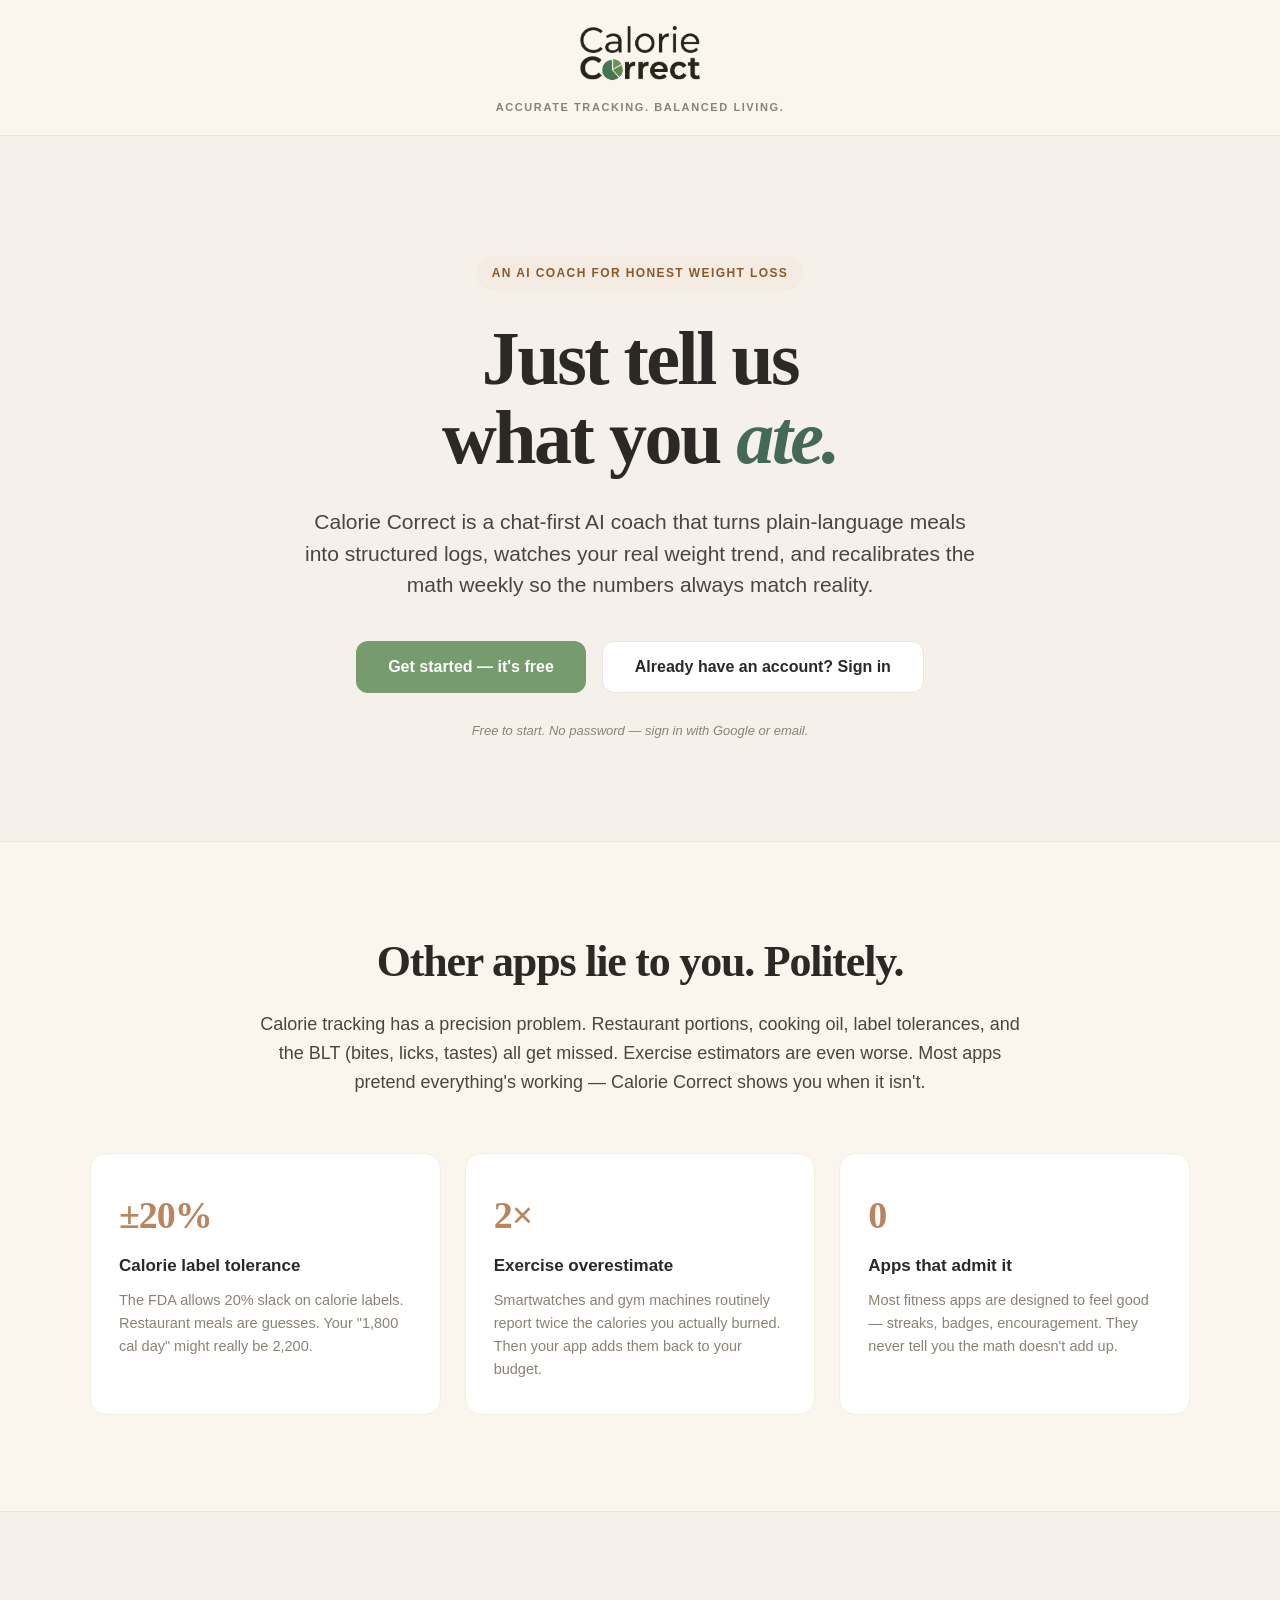
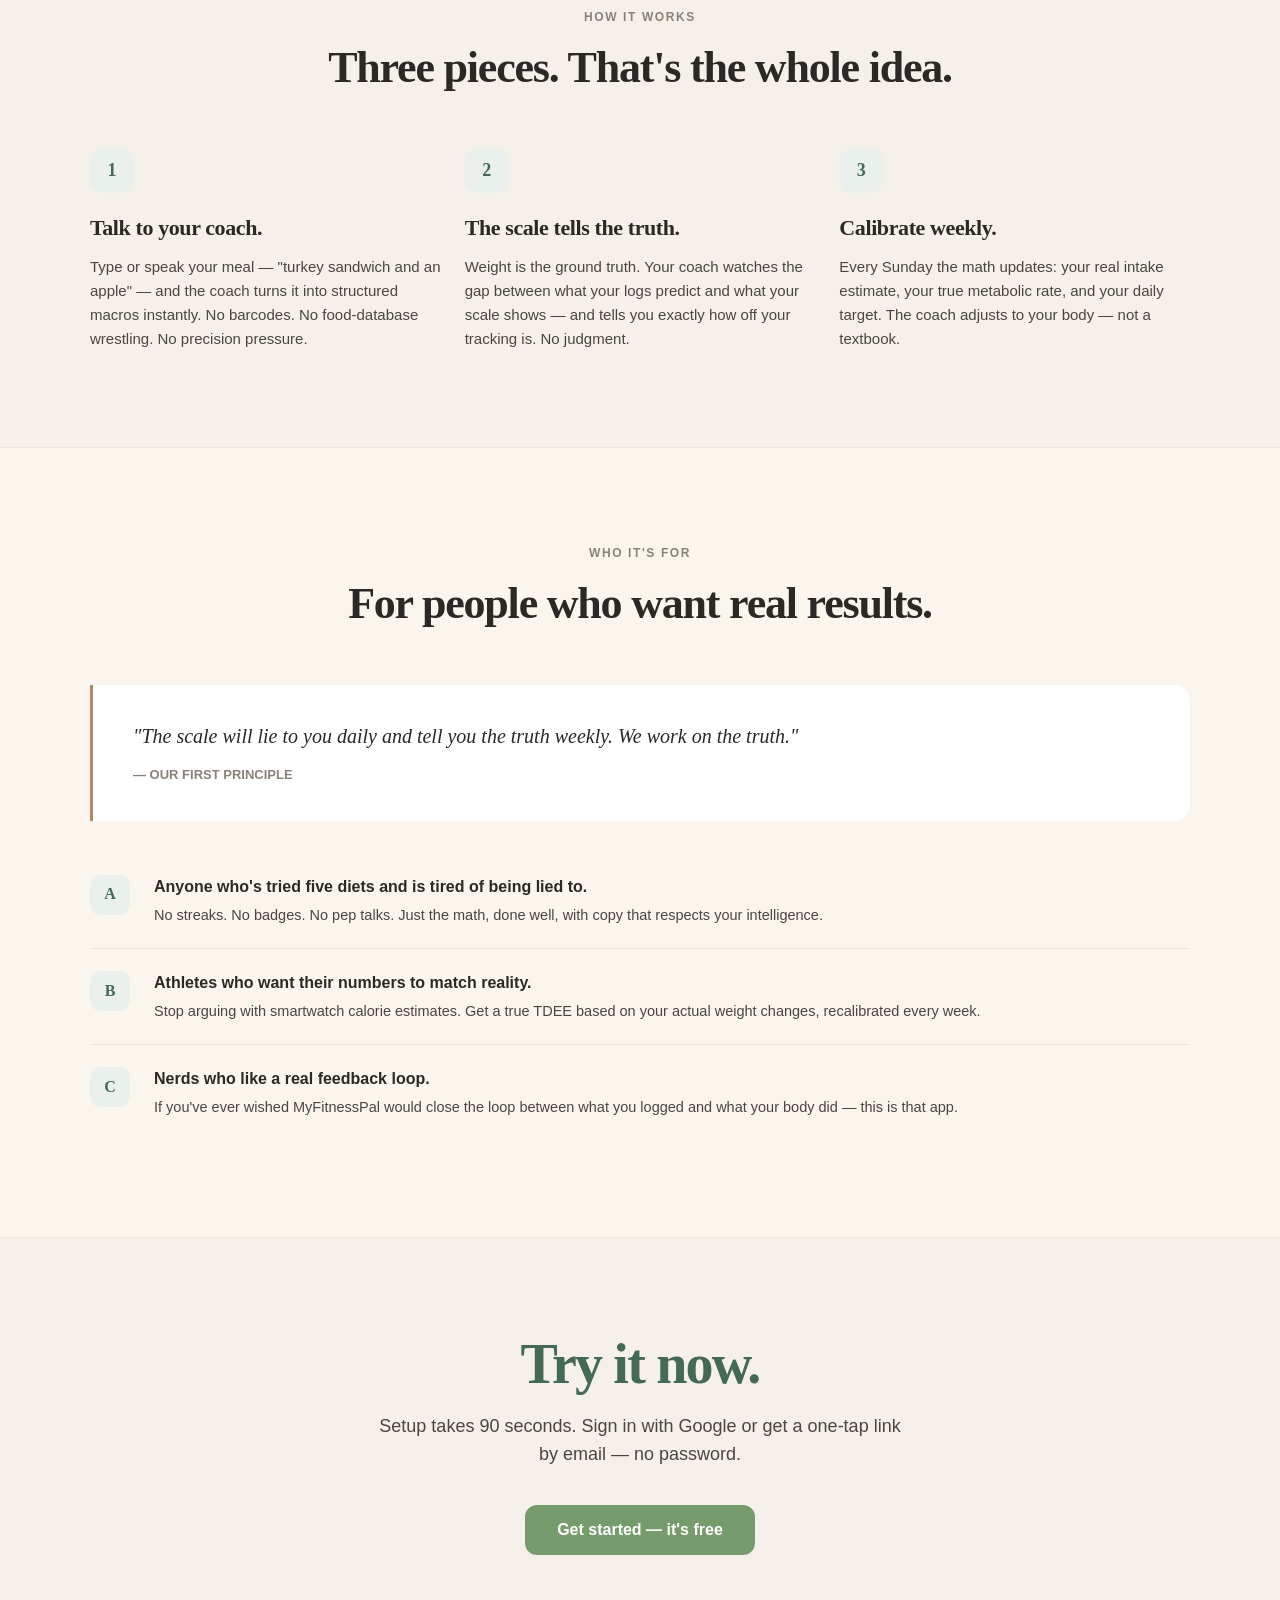
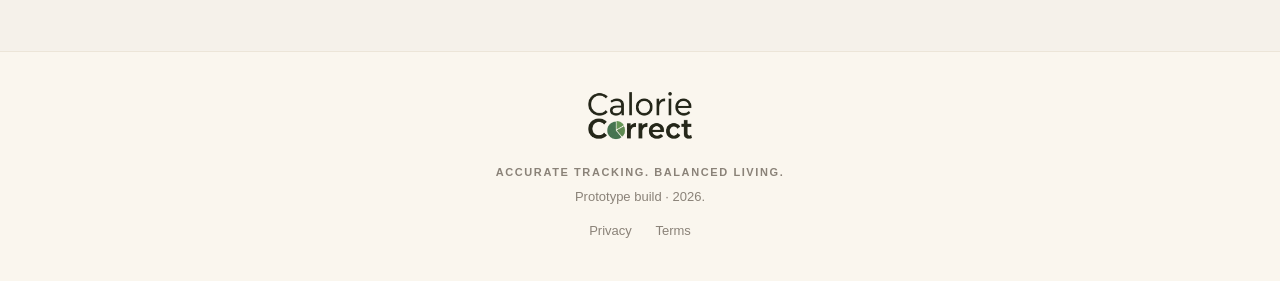
<file: index.html>
<!DOCTYPE html>
<html lang="en">
<head>
<meta charset="UTF-8">
<meta name="viewport" content="width=device-width, initial-scale=1.0">
<title>Calorie Correct — The honest calorie counter</title>
<meta name="description" content="The honest calorie counter that calibrates to your real weight loss. Stop guessing — start measuring.">
<link rel="icon" type="image/png" href="favicon.png">
<link rel="apple-touch-icon" href="favicon.png">
<style>
  :root {
    --bg: #F5F1EA;
    --bg-soft: #EFEAE0;
    --bg-warm: #FAF6EE;
    --card: #FFFFFF;
    /* Brand greens — sampled from the favicon's 3-tone pie chart */
    --primary: #769B6C;          /* medium green (bottom-right slice) */
    --primary-dark: #446957;     /* darkest green (largest slice) */
    --primary-light: #9DBA82;    /* lightest green (top-right slice) */
    --primary-soft: #EAF0EC;
    --accent: #B8855E;
    --accent-soft: #F4ECE2;
    --text: #2C2826;
    --text-soft: #4A4540;
    --muted: #8A8278;
    --border: #ECE5D8;
    --border-soft: #F4EEE3;
    --warning-text: #8B5A2B;
    --serif: 'Iowan Old Style', 'Palatino Linotype', Georgia, serif;
    --sans: -apple-system, BlinkMacSystemFont, 'Inter', 'Segoe UI', sans-serif;
  }

  * { box-sizing: border-box; margin: 0; padding: 0; }
  html, body { background: var(--bg); }
  body {
    font-family: var(--sans);
    color: var(--text);
    line-height: 1.55;
    -webkit-font-smoothing: antialiased;
  }
  a { color: inherit; text-decoration: none; }
  button { font-family: inherit; cursor: pointer; border: none; background: none; color: inherit; }

  /* === Top brand bar — matches the in-app top-bar (centered logo, no links) === */
  .nav-bar {
    background: var(--bg-warm);
    border-bottom: 1px solid var(--border);
    padding: 26px 32px 22px;
    text-align: center;
    position: sticky;
    top: 0;
    z-index: 50;
  }
  .nav-brand-link {
    display: inline-flex;
    flex-direction: column;
    align-items: center;
    gap: 6px;
    text-decoration: none;
    line-height: 1;
  }
  .nav-logo {
    height: 64px;
    width: auto;
    display: block;
    max-width: 100%;
    object-fit: contain;
  }
  .nav-tag {
    font-size: 11px;
    color: var(--muted);
    text-transform: uppercase;
    letter-spacing: 1.6px;
    margin-top: 6px;
    font-weight: 600;
  }

  /* === Sections === */
  section { padding: 96px 32px; }
  .container { max-width: 1100px; margin: 0 auto; }
  .narrow { max-width: 760px; margin: 0 auto; }

  /* === Hero === */
  .hero {
    padding: 120px 32px 100px;
    text-align: center;
  }
  .hero-eyebrow {
    display: inline-block;
    padding: 8px 16px;
    background: var(--accent-soft);
    color: var(--warning-text);
    font-size: 12px;
    font-weight: 700;
    letter-spacing: 1.4px;
    text-transform: uppercase;
    border-radius: 100px;
    margin-bottom: 28px;
  }
  .hero-title {
    font-family: var(--serif);
    font-size: 76px;
    font-weight: 700;
    color: var(--text);
    letter-spacing: -2.5px;
    line-height: 1.05;
    margin-bottom: 28px;
  }
  .hero-title em {
    font-style: italic;
    color: var(--primary-dark);
  }
  .hero-sub {
    font-size: 21px;
    color: var(--text-soft);
    line-height: 1.5;
    max-width: 680px;
    margin: 0 auto 40px;
  }
  .hero-ctas {
    display: flex;
    gap: 16px;
    justify-content: center;
    flex-wrap: wrap;
  }
  .btn {
    display: inline-flex;
    align-items: center;
    justify-content: center;
    gap: 8px;
    padding: 16px 32px;
    border-radius: 12px;
    font-size: 16px;
    font-weight: 700;
    transition: all 0.15s;
  }
  .btn-primary {
    background: var(--primary);
    color: white;
  }
  .btn-primary:hover { background: var(--primary-dark); transform: translateY(-1px); box-shadow: 0 8px 20px rgba(74, 99, 84, 0.2); color: white; }
  .btn-secondary {
    background: var(--card);
    color: var(--text);
    border: 1.5px solid var(--border);
  }
  .btn-secondary:hover { border-color: var(--primary); color: var(--primary-dark); }

  .hero-disclaimer {
    margin-top: 28px;
    font-size: 13px;
    color: var(--muted);
    font-style: italic;
  }

  /* === The problem section === */
  .problem {
    background: var(--bg-warm);
    border-top: 1px solid var(--border);
    border-bottom: 1px solid var(--border);
  }
  .problem-h2 {
    font-family: var(--serif);
    font-size: 44px;
    font-weight: 700;
    color: var(--text);
    letter-spacing: -1.2px;
    line-height: 1.1;
    margin-bottom: 24px;
    text-align: center;
  }
  .problem-sub {
    font-size: 18px;
    color: var(--text-soft);
    line-height: 1.6;
    text-align: center;
    margin-bottom: 56px;
  }
  .problem-grid {
    display: grid;
    grid-template-columns: repeat(3, 1fr);
    gap: 24px;
  }
  .problem-card {
    background: var(--card);
    border-radius: 16px;
    padding: 32px 28px;
    border: 1px solid var(--border-soft);
  }
  .problem-card-num {
    font-family: var(--serif);
    font-size: 38px;
    font-weight: 700;
    color: var(--accent);
    letter-spacing: -1px;
    margin-bottom: 8px;
  }
  .problem-card-h {
    font-size: 17px;
    color: var(--text);
    font-weight: 700;
    margin-bottom: 10px;
  }
  .problem-card-body {
    font-size: 14.5px;
    color: var(--muted);
    line-height: 1.6;
  }

  /* === How it works === */
  .how {
    background: var(--bg);
  }
  .section-eyebrow {
    text-align: center;
    font-size: 12px;
    color: var(--muted);
    text-transform: uppercase;
    letter-spacing: 1.6px;
    font-weight: 700;
    margin-bottom: 18px;
  }
  .section-h2 {
    font-family: var(--serif);
    font-size: 44px;
    font-weight: 700;
    color: var(--text);
    letter-spacing: -1.2px;
    line-height: 1.1;
    text-align: center;
    margin-bottom: 56px;
  }
  .pillar-grid {
    display: grid;
    grid-template-columns: repeat(3, 1fr);
    gap: 24px;
  }
  .pillar {
    text-align: left;
  }
  .pillar-num {
    width: 44px;
    height: 44px;
    background: var(--primary-soft);
    color: var(--primary-dark);
    border-radius: 12px;
    display: flex;
    align-items: center;
    justify-content: center;
    font-family: var(--serif);
    font-size: 18px;
    font-weight: 700;
    margin-bottom: 18px;
  }
  .pillar-h {
    font-family: var(--serif);
    font-size: 22px;
    color: var(--text);
    font-weight: 700;
    letter-spacing: -0.4px;
    margin-bottom: 10px;
  }
  .pillar-body {
    font-size: 15px;
    color: var(--text-soft);
    line-height: 1.6;
  }

  /* === Built for === */
  .builtfor {
    background: var(--bg-warm);
    border-top: 1px solid var(--border);
    border-bottom: 1px solid var(--border);
  }
  .quote-card {
    background: var(--card);
    border-left: 3px solid var(--accent);
    border-radius: 0 16px 16px 0;
    padding: 36px 40px;
    margin-bottom: 14px;
  }
  .quote-text {
    font-family: var(--serif);
    font-size: 20px;
    color: var(--text);
    line-height: 1.5;
    font-style: italic;
    margin-bottom: 14px;
  }
  .quote-attr {
    font-size: 13px;
    color: var(--muted);
    font-weight: 600;
  }
  .builtfor-list {
    margin-top: 32px;
  }
  .audience-row {
    display: flex;
    gap: 24px;
    align-items: flex-start;
    padding: 22px 0;
    border-bottom: 1px solid var(--border);
  }
  .audience-row:last-child { border-bottom: none; }
  .audience-icon {
    flex-shrink: 0;
    width: 40px;
    height: 40px;
    background: var(--primary-soft);
    border-radius: 10px;
    display: flex;
    align-items: center;
    justify-content: center;
    font-family: var(--serif);
    color: var(--primary-dark);
    font-weight: 700;
  }
  .audience-body {
    flex: 1;
  }
  .audience-h {
    font-size: 16px;
    color: var(--text);
    font-weight: 700;
    margin-bottom: 4px;
  }
  .audience-text {
    font-size: 14.5px;
    color: var(--text-soft);
    line-height: 1.55;
  }

  /* === Final CTA === */
  .final-cta {
    text-align: center;
    background: var(--bg);
  }
  .final-h {
    font-family: var(--serif);
    font-size: 56px;
    font-weight: 700;
    color: var(--primary-dark);
    letter-spacing: -1.8px;
    line-height: 1.1;
    margin-bottom: 18px;
  }
  .final-sub {
    font-size: 18px;
    color: var(--text-soft);
    margin-bottom: 36px;
    max-width: 540px;
    margin-left: auto;
    margin-right: auto;
  }

  /* === Footer === */
  .footer {
    padding: 40px 32px;
    border-top: 1px solid var(--border);
    text-align: center;
    background: var(--bg-warm);
    font-size: 13px;
    color: var(--muted);
  }
  .footer-brand {
    font-family: var(--serif);
    font-size: 18px;
    font-weight: 700;
    color: var(--primary-dark);
    margin-bottom: 8px;
  }
  .footer-logo {
    height: 56px;
    width: auto;
    display: inline-block;
    max-width: 100%;
    margin-bottom: 10px;
    object-fit: contain;
  }
  .footer-tag {
    font-size: 11px;
    color: var(--muted);
    text-transform: uppercase;
    letter-spacing: 1.6px;
    font-weight: 600;
    margin-bottom: 6px;
  }
  .footer-links { margin-top: 14px; }
  .footer-links a {
    color: var(--muted);
    text-decoration: none;
    margin: 0 10px;
    font-size: 13px;
  }
  .footer-links a:hover { color: var(--primary-dark); text-decoration: underline; }

  /* === Responsive === */
  @media (max-width: 800px) {
    section { padding: 64px 20px; }
    .hero { padding: 64px 20px; }
    .hero-title { font-size: 44px; letter-spacing: -1.5px; }
    .hero-sub { font-size: 17px; }
    .problem-h2, .section-h2 { font-size: 32px; }
    .problem-grid, .pillar-grid { grid-template-columns: 1fr; }
    .nav-bar { padding: 18px 18px 14px; }
    .nav-logo { height: 48px; }
    .footer-logo { height: 48px; }
    .final-h { font-size: 36px; }
    .quote-card { padding: 28px 24px; }
    .quote-text { font-size: 17px; }
  }
</style>
</head>
<body>

<!-- ============ NAV (centered logo banner — matches in-app top-bar) ============ -->
<nav class="nav-bar">
  <a class="nav-brand-link" href="/">
    <img class="nav-logo" src="cc-logo.png" alt="Calorie Correct" />
    <div class="nav-tag">Accurate Tracking. Balanced Living.</div>
  </a>
</nav>

<!-- ============ HERO ============ -->
<section class="hero">
  <div class="container">
    <div class="hero-eyebrow">An AI coach for honest weight loss</div>
    <h1 class="hero-title">Just tell us<br>what you <em>ate.</em></h1>
    <p class="hero-sub">Calorie Correct is a chat-first AI coach that turns plain-language meals into structured logs, watches your real weight trend, and recalibrates the math weekly so the numbers always match reality.</p>
    <div class="hero-ctas">
      <button class="btn btn-primary" data-open-signin>Get started — it's free</button>
      <button class="btn btn-secondary" data-open-signin>Already have an account? Sign in</button>
    </div>
    <div class="hero-disclaimer">Free to start. No password — sign in with Google or email.</div>
  </div>
</section>

<!-- ============ THE PROBLEM ============ -->
<section class="problem">
  <div class="container">
    <h2 class="problem-h2">Other apps lie to you. Politely.</h2>
    <p class="problem-sub narrow">Calorie tracking has a precision problem. Restaurant portions, cooking oil, label tolerances, and the BLT (bites, licks, tastes) all get missed. Exercise estimators are even worse. Most apps pretend everything's working — Calorie Correct shows you when it isn't.</p>
    <div class="problem-grid">
      <div class="problem-card">
        <div class="problem-card-num">±20%</div>
        <div class="problem-card-h">Calorie label tolerance</div>
        <div class="problem-card-body">The FDA allows 20% slack on calorie labels. Restaurant meals are guesses. Your "1,800 cal day" might really be 2,200.</div>
      </div>
      <div class="problem-card">
        <div class="problem-card-num">2×</div>
        <div class="problem-card-h">Exercise overestimate</div>
        <div class="problem-card-body">Smartwatches and gym machines routinely report twice the calories you actually burned. Then your app adds them back to your budget.</div>
      </div>
      <div class="problem-card">
        <div class="problem-card-num">0</div>
        <div class="problem-card-h">Apps that admit it</div>
        <div class="problem-card-body">Most fitness apps are designed to feel good — streaks, badges, encouragement. They never tell you the math doesn't add up.</div>
      </div>
    </div>
  </div>
</section>

<!-- ============ HOW IT WORKS ============ -->
<section class="how" id="how">
  <div class="container">
    <div class="section-eyebrow">HOW IT WORKS</div>
    <h2 class="section-h2">Three pieces. That's the whole idea.</h2>
    <div class="pillar-grid">
      <div class="pillar">
        <div class="pillar-num">1</div>
        <h3 class="pillar-h">Talk to your coach.</h3>
        <p class="pillar-body">Type or speak your meal — "turkey sandwich and an apple" — and the coach turns it into structured macros instantly. No barcodes. No food-database wrestling. No precision pressure.</p>
      </div>
      <div class="pillar">
        <div class="pillar-num">2</div>
        <h3 class="pillar-h">The scale tells the truth.</h3>
        <p class="pillar-body">Weight is the ground truth. Your coach watches the gap between what your logs predict and what your scale shows — and tells you exactly how off your tracking is. No judgment.</p>
      </div>
      <div class="pillar">
        <div class="pillar-num">3</div>
        <h3 class="pillar-h">Calibrate weekly.</h3>
        <p class="pillar-body">Every Sunday the math updates: your real intake estimate, your true metabolic rate, and your daily target. The coach adjusts to your body — not a textbook.</p>
      </div>
    </div>
  </div>
</section>

<!-- ============ WHO IT'S FOR ============ -->
<section class="builtfor" id="who">
  <div class="container">
    <div class="section-eyebrow">WHO IT'S FOR</div>
    <h2 class="section-h2">For people who want real results.</h2>

    <div class="quote-card">
      <div class="quote-text">"The scale will lie to you daily and tell you the truth weekly. We work on the truth."</div>
      <div class="quote-attr">— OUR FIRST PRINCIPLE</div>
    </div>

    <div class="builtfor-list">
      <div class="audience-row">
        <div class="audience-icon">A</div>
        <div class="audience-body">
          <div class="audience-h">Anyone who's tried five diets and is tired of being lied to.</div>
          <div class="audience-text">No streaks. No badges. No pep talks. Just the math, done well, with copy that respects your intelligence.</div>
        </div>
      </div>
      <div class="audience-row">
        <div class="audience-icon">B</div>
        <div class="audience-body">
          <div class="audience-h">Athletes who want their numbers to match reality.</div>
          <div class="audience-text">Stop arguing with smartwatch calorie estimates. Get a true TDEE based on your actual weight changes, recalibrated every week.</div>
        </div>
      </div>
      <div class="audience-row">
        <div class="audience-icon">C</div>
        <div class="audience-body">
          <div class="audience-h">Nerds who like a real feedback loop.</div>
          <div class="audience-text">If you've ever wished MyFitnessPal would close the loop between what you logged and what your body did — this is that app.</div>
        </div>
      </div>
    </div>
  </div>
</section>

<!-- ============ FINAL CTA ============ -->
<section class="final-cta">
  <div class="container">
    <h2 class="final-h">Try it now.</h2>
    <p class="final-sub">Setup takes 90 seconds. Sign in with Google or get a one-tap link by email — no password.</p>
    <div class="hero-ctas">
      <button class="btn btn-primary" data-open-signin>Get started — it's free</button>
    </div>
  </div>
</section>

<!-- ============ FOOTER ============ -->
<footer class="footer">
  <img class="footer-logo" src="cc-logo.png" alt="Calorie Correct" />
  <div class="footer-tag">Accurate Tracking. Balanced Living.</div>
  <div>Prototype build · 2026.</div>
  <div class="footer-links">
    <a href="privacy.html">Privacy</a>
    <a href="terms.html">Terms</a>
  </div>
</footer>

<!-- ============ SIGN-IN MODAL ============ -->
<!-- Triggered by [data-open-signin] buttons. Two flows: Google OAuth (full
     redirect to the Worker) or email magic link (POST to Worker, then show
     a "check your email" confirmation). Same find-or-create flow handles
     both new sign-ups and returning users. -->
<div id="signin-modal-backdrop" class="signin-modal-backdrop" role="dialog" aria-modal="true" aria-labelledby="signin-modal-title">
  <div class="signin-modal" id="signin-modal">
    <div id="signin-modal-content"></div>
  </div>
</div>

<style>
  .signin-modal-backdrop {
    display: none;
    position: fixed;
    inset: 0;
    background: rgba(28, 42, 35, 0.55);
    z-index: 1000;
    align-items: center;
    justify-content: center;
    padding: 20px;
    backdrop-filter: blur(2px);
  }
  .signin-modal-backdrop.open { display: flex; }
  .signin-modal {
    background: var(--card);
    border-radius: 16px;
    padding: 32px 28px;
    max-width: 420px;
    width: 100%;
    box-shadow: 0 12px 40px rgba(15, 30, 22, 0.18);
    max-height: 90vh;
    overflow-y: auto;
  }
  .signin-modal-title {
    font-family: var(--serif);
    font-size: 24px;
    font-weight: 700;
    color: var(--primary-dark);
    margin-bottom: 6px;
    letter-spacing: -0.5px;
  }
  .signin-modal-sub {
    font-size: 14px;
    color: var(--muted);
    line-height: 1.5;
    margin-bottom: 18px;
  }
  .signin-btn {
    display: flex;
    align-items: center;
    justify-content: center;
    gap: 10px;
    width: 100%;
    padding: 12px 16px;
    background: #fff;
    border: 1px solid var(--border);
    border-radius: 10px;
    font-family: inherit;
    font-size: 15px;
    font-weight: 500;
    color: var(--text);
    cursor: pointer;
    transition: background 0.15s ease, border-color 0.15s ease;
    margin-bottom: 8px;
  }
  .signin-btn:hover {
    background: #EAF0EC;
    border-color: var(--primary);
  }
  .signin-divider {
    position: relative;
    text-align: center;
    margin: 14px 0;
    font-size: 12px;
    color: var(--muted);
    text-transform: uppercase;
    letter-spacing: 1px;
  }
  .signin-divider::before, .signin-divider::after {
    content: '';
    position: absolute;
    top: 50%;
    width: calc(50% - 20px);
    height: 1px;
    background: var(--border);
  }
  .signin-divider::before { left: 0; }
  .signin-divider::after  { right: 0; }
  .signin-divider span { background: var(--card); padding: 0 4px; position: relative; }
  .signin-email-row { display: flex; gap: 8px; margin-bottom: 6px; }
  .signin-email-input {
    flex: 1;
    border: 1px solid var(--border);
    border-radius: 10px;
    padding: 10px 12px;
    font-family: inherit;
    font-size: 14px;
    color: var(--text);
    background: #fff;
    transition: border-color 0.15s ease, box-shadow 0.15s ease;
  }
  .signin-email-input:focus {
    outline: none;
    border-color: var(--primary);
    box-shadow: 0 0 0 3px rgba(118, 155, 108, 0.15);
  }
  .signin-email-btn {
    padding: 10px 16px;
    background: var(--primary-dark);
    color: white;
    border: none;
    border-radius: 10px;
    font-family: inherit;
    font-size: 14px;
    font-weight: 600;
    cursor: pointer;
    transition: background 0.15s ease;
    white-space: nowrap;
  }
  .signin-email-btn:hover { background: var(--primary); }
  .signin-email-btn:disabled { opacity: 0.5; cursor: not-allowed; }
  .signin-hint { font-size: 12px; color: var(--muted); line-height: 1.4; margin-bottom: 4px; }
  .signin-hint-err { color: #b54b3a; }
  .signin-confirmation {
    display: flex;
    flex-direction: column;
    align-items: center;
    gap: 12px;
    padding: 24px 20px;
    background: #EAF0EC;
    border-radius: 12px;
    text-align: center;
    color: var(--primary-dark);
    margin: 12px 0;
    font-size: 14px;
    line-height: 1.5;
  }
  .signin-cancel {
    width: 100%;
    margin-top: 12px;
    padding: 10px 16px;
    background: transparent;
    border: 1px solid var(--border);
    border-radius: 10px;
    font-family: inherit;
    font-size: 14px;
    font-weight: 500;
    color: var(--text);
    cursor: pointer;
    transition: background 0.15s ease, border-color 0.15s ease;
  }
  .signin-cancel:hover { background: #f5f1ea; border-color: var(--primary-light); }
  .signin-fineprint { font-size: 11px; color: var(--muted); text-align: center; margin-top: 14px; line-height: 1.4; }
  .signin-fineprint a { color: var(--muted); text-decoration: underline; }
</style>

<script>
  // Sign-in modal — used by every [data-open-signin] button on the landing page.
  // Same flow handles both first-time sign-up and returning sign-in (the worker
  // does find-or-create-user, so the user experience is identical).
  (function () {
    const WORKER_URL = 'https://calorie-correct-coach.calorie-correct.workers.dev';
    const backdrop = document.getElementById('signin-modal-backdrop');
    const content = document.getElementById('signin-modal-content');

    function chooserHTML() {
      return `
        <div class="signin-modal-title" id="signin-modal-title">Sign in to Calorie Correct</div>
        <div class="signin-modal-sub">No password needed. Use Google or get a one-tap link by email.</div>

        <button class="signin-btn" id="signin-google-btn">
          <svg viewBox="0 0 24 24" width="18" height="18" aria-hidden="true">
            <path fill="#4285F4" d="M22.5 12.27c0-.79-.07-1.55-.2-2.27H12v4.51h5.92c-.26 1.37-1.04 2.53-2.21 3.31v2.75h3.57c2.08-1.92 3.28-4.74 3.28-8.3z"/>
            <path fill="#34A853" d="M12 23c2.97 0 5.46-.99 7.28-2.66l-3.57-2.75c-.99.66-2.25 1.06-3.71 1.06-2.86 0-5.29-1.93-6.16-4.53H2.18v2.84C3.99 20.53 7.7 23 12 23z"/>
            <path fill="#FBBC05" d="M5.84 14.12c-.22-.66-.35-1.36-.35-2.12s.13-1.46.35-2.12V7.04H2.18C1.43 8.55 1 10.22 1 12s.43 3.45 1.18 4.96l3.66-2.84z"/>
            <path fill="#EA4335" d="M12 5.38c1.62 0 3.06.56 4.21 1.64l3.15-3.15C17.45 2.09 14.97 1 12 1 7.7 1 3.99 3.47 2.18 7.04l3.66 2.84C6.71 7.31 9.14 5.38 12 5.38z"/>
          </svg>
          Continue with Google
        </button>

        <div class="signin-divider"><span>or</span></div>

        <div class="signin-email-row">
          <input type="email" class="signin-email-input" id="signin-email-input" placeholder="you@example.com" autocomplete="email" />
          <button class="signin-email-btn" id="signin-email-btn">Send link</button>
        </div>
        <div class="signin-hint" id="signin-hint">We'll email you a one-tap sign-in link. Valid for 15 minutes.</div>

        <button class="signin-cancel" id="signin-cancel-btn">Cancel</button>

        <div class="signin-fineprint">
          By signing in, you agree to our
          <a href="terms.html" target="_blank">Terms</a> and
          <a href="privacy.html" target="_blank">Privacy Policy</a>.
        </div>
      `;
    }

    function confirmHTML(email) {
      const safe = String(email).replace(/[&<>"']/g, c => ({ '&':'&amp;','<':'&lt;','>':'&gt;','"':'&quot;',"'":'&#39;' })[c]);
      return `
        <div class="signin-modal-title">Check your email</div>
        <div class="signin-modal-sub">We sent a sign-in link to <strong>${safe}</strong>. The link is good for 15 minutes.</div>
        <div class="signin-confirmation">
          <svg viewBox="0 0 24 24" width="40" height="40" fill="none" stroke="currentColor" stroke-width="1.5"><path d="M3 8l9 6 9-6"/><rect x="3" y="5" width="18" height="14" rx="2"/></svg>
          <div>Click the link in that email to sign in. You can close this window.</div>
        </div>
        <button class="signin-cancel" id="signin-cancel-btn">Close</button>
      `;
    }

    function open() {
      content.innerHTML = chooserHTML();
      backdrop.classList.add('open');
      setTimeout(() => {
        const inp = document.getElementById('signin-email-input');
        if (inp) inp.focus();
      }, 80);
      wireChooser();
    }
    function close() { backdrop.classList.remove('open'); }

    function wireChooser() {
      document.getElementById('signin-cancel-btn').addEventListener('click', close);
      document.getElementById('signin-google-btn').addEventListener('click', () => {
        window.location.href = WORKER_URL + '/api/auth/google';
      });
      const inp = document.getElementById('signin-email-input');
      const btn = document.getElementById('signin-email-btn');
      const hint = document.getElementById('signin-hint');
      const submit = async () => {
        const email = (inp.value || '').trim();
        if (!email || !/^[^\s@]+@[^\s@]+\.[^\s@]+$/.test(email)) {
          hint.textContent = 'Enter a valid email address.';
          hint.className = 'signin-hint signin-hint-err';
          return;
        }
        btn.disabled = true;
        btn.textContent = 'Sending…';
        hint.textContent = '';
        try {
          const res = await fetch(WORKER_URL + '/api/auth/email-link', {
            method: 'POST',
            headers: { 'Content-Type': 'application/json' },
            body: JSON.stringify({ email }),
          });
          const data = await res.json().catch(() => ({}));
          if (!res.ok) {
            hint.textContent = data.error || 'Could not send email. Try again.';
            hint.className = 'signin-hint signin-hint-err';
            btn.disabled = false;
            btn.textContent = 'Send link';
            return;
          }
          // Show confirmation state
          content.innerHTML = confirmHTML(email);
          document.getElementById('signin-cancel-btn').addEventListener('click', close);
        } catch (e) {
          hint.textContent = 'Network error. Check your connection and try again.';
          hint.className = 'signin-hint signin-hint-err';
          btn.disabled = false;
          btn.textContent = 'Send link';
        }
      };
      btn.addEventListener('click', submit);
      inp.addEventListener('keydown', (e) => { if (e.key === 'Enter') submit(); });
    }

    // Wire all triggers
    document.querySelectorAll('[data-open-signin]').forEach(el => {
      el.addEventListener('click', (e) => { e.preventDefault(); open(); });
    });
    // Click outside modal to close
    backdrop.addEventListener('click', (e) => { if (e.target === backdrop) close(); });
    // Esc to close
    document.addEventListener('keydown', (e) => {
      if (e.key === 'Escape' && backdrop.classList.contains('open')) close();
    });

    // If returning user already has a session token (cc_session in localStorage),
    // bounce them straight to the app — no need to see the marketing page.
    try {
      if (localStorage.getItem('cc_session')) {
        window.location.replace('/app/');
      }
    } catch (e) { /* localStorage blocked — show landing as normal */ }
  })();
</script>

</body>
</html>
</file>
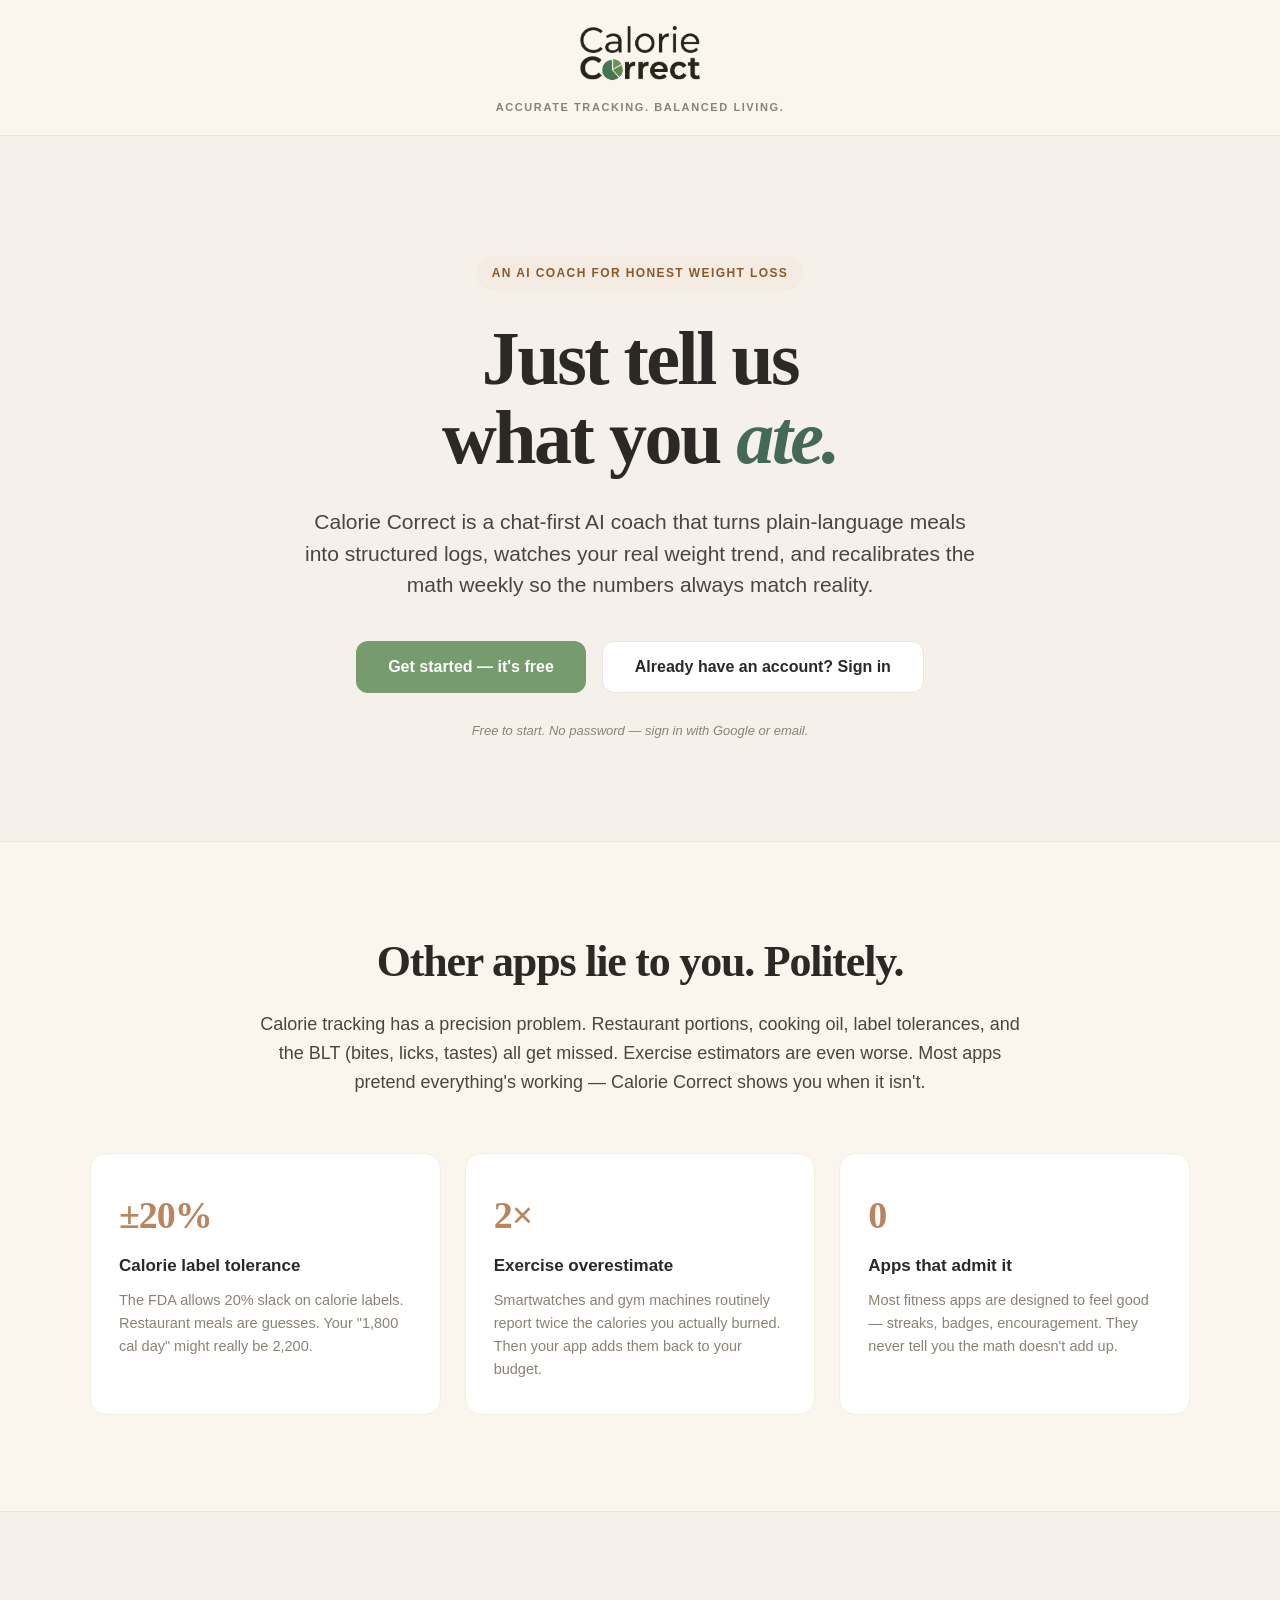
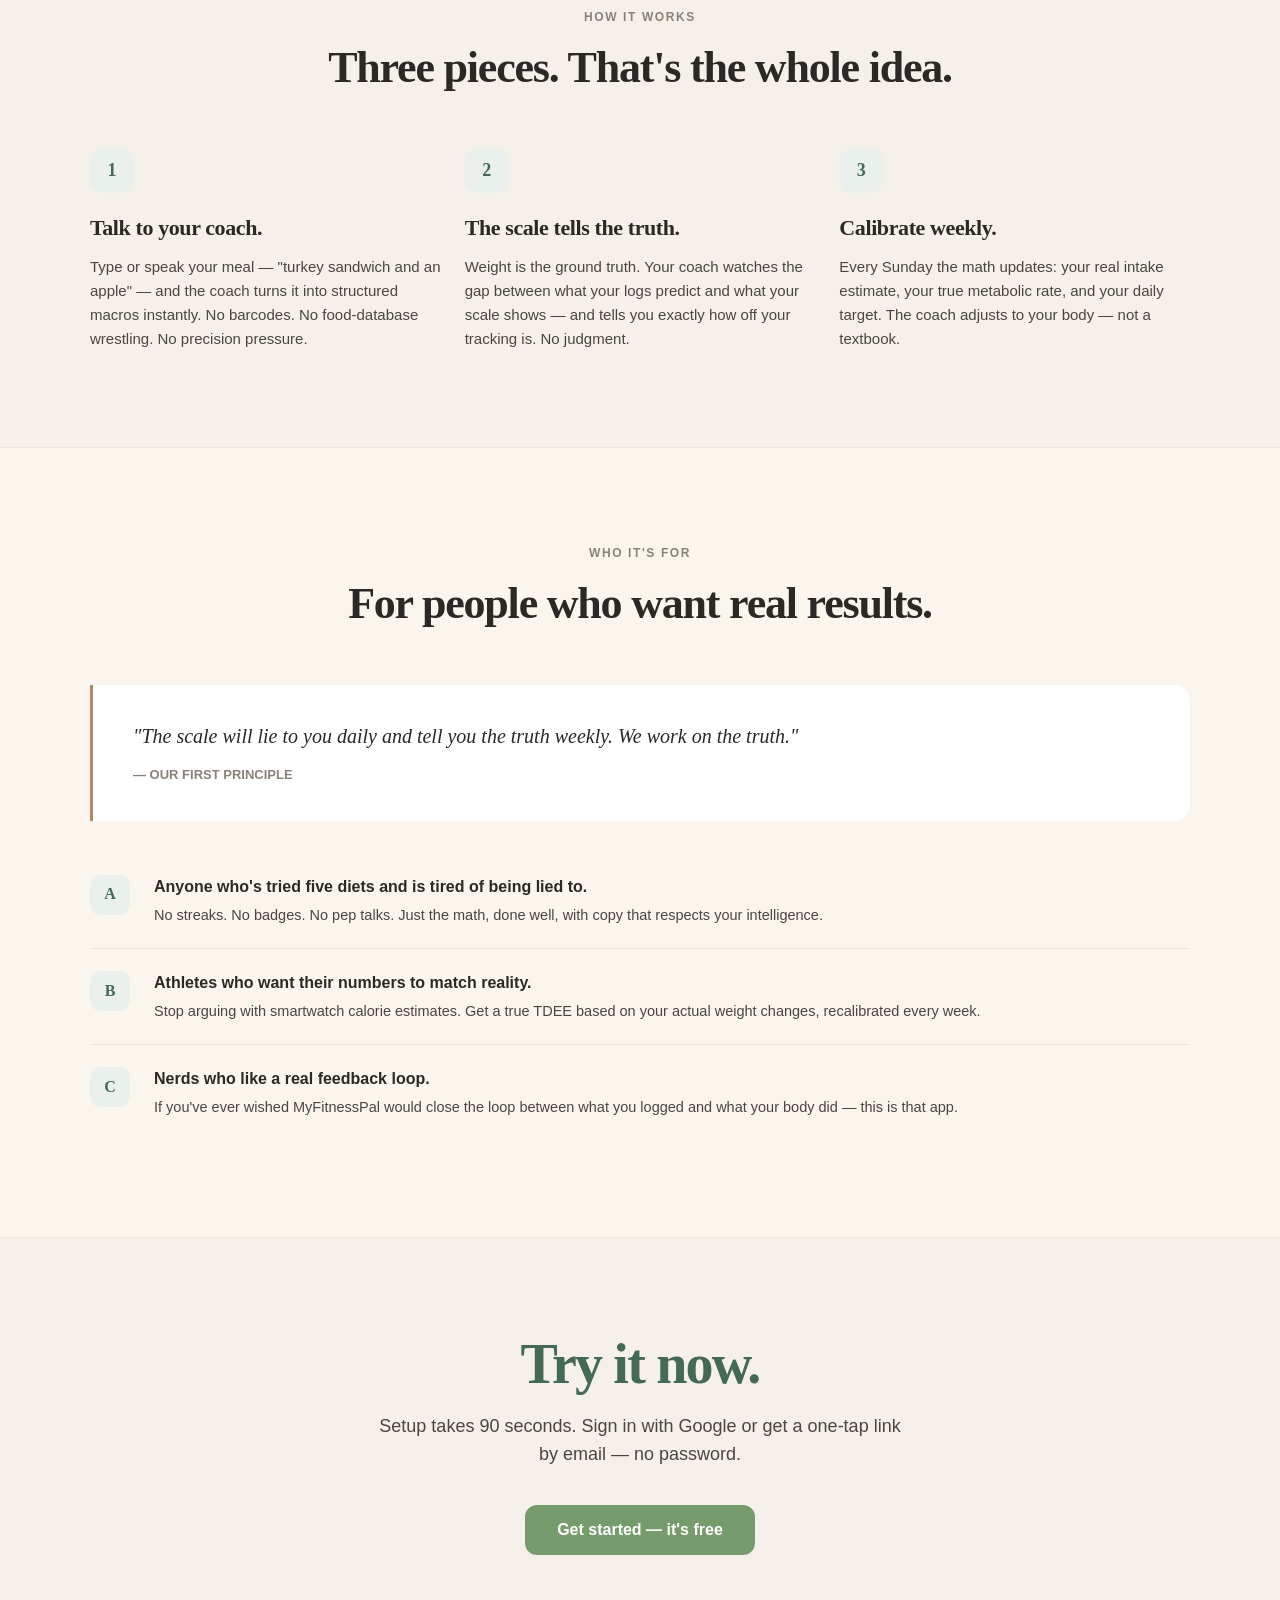
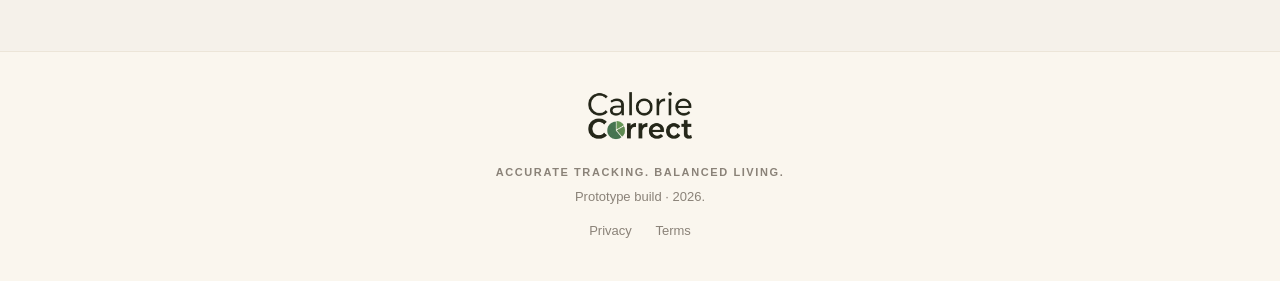
<file: app/index.html>
<!DOCTYPE html>
<html lang="en">
<head>
<meta charset="UTF-8">
<meta name="viewport" content="width=device-width, initial-scale=1.0, viewport-fit=cover">
<title>Calorie Correct — The honest calorie counter</title>
<meta name="description" content="The honest calorie counter that calibrates to your real weight loss.">
<meta name="theme-color" content="#446957">
<meta name="apple-mobile-web-app-capable" content="yes">
<meta name="apple-mobile-web-app-status-bar-style" content="default">
<meta name="apple-mobile-web-app-title" content="Calorie Correct">
<link rel="icon" type="image/png" href="favicon.png">
<link rel="apple-touch-icon" href="mobile-icon.png">
<link rel="manifest" href="manifest.json">
<link rel="stylesheet" href="styles.css">
<script src="chart.umd.min.js"></script>
</head>
<body>

<header class="top-bar">
  <a class="top-bar-brand" href="/">
    <img src="cc-logo.png" alt="Calorie Correct" class="brand-logo" />
    <div class="brand-tag">Accurate Tracking. Balanced Living.</div>
  </a>
</header>

<div class="layout">

  <!-- ================ Left sidebar — profile + weigh-in ================ -->
  <aside class="sidebar">
    <!-- Hamburger menu (mobile only) — opens nav drawer -->
    <button class="hamburger-btn" id="hamburger-btn" aria-label="Open menu">
      <svg viewBox="0 0 24 24" width="22" height="22" fill="none" stroke="currentColor" stroke-width="2" stroke-linecap="round"><line x1="3" y1="6" x2="21" y2="6"/><line x1="3" y1="12" x2="21" y2="12"/><line x1="3" y1="18" x2="21" y2="18"/></svg>
    </button>

    <button class="profile-btn" id="profile-btn">
      <div class="profile-avatar" id="user-avatar">S</div>
      <div class="profile-info">
        <div class="profile-name" id="user-name">Average Joe</div>
        <div class="profile-sublabel">Profile &amp; settings</div>
      </div>
      <svg class="profile-arrow" viewBox="0 0 24 24"><polyline points="9 6 15 12 9 18"/></svg>
    </button>

    <button class="weighin-btn" id="weighin-btn">
      <span class="weighin-icon">+</span>
      <span>Weigh in</span>
    </button>

    <!-- Results menu — populated by renderApp(); switches the active widget below the chat -->
    <nav class="results-menu" id="results-menu"></nav>
  </aside>

  <!-- ================ Center — Coach chat + Results ================ -->
  <main class="main">
    <div class="view-container" id="view-container">
      <!-- Center column rendered here -->
    </div>
  </main>

  <!-- ================ Right panel — Today's log ================ -->
  <aside class="right-panel">
    <div class="right-panel-content" id="right-panel-content">
      <!-- Today's log + macros + date nav rendered here -->
    </div>
  </aside>

  <!-- Floating Coach button (mobile only, when chat is collapsed) -->
  <button class="chat-fab" id="chat-fab" aria-label="Open Cal chat">
    <svg viewBox="0 0 24 24" width="22" height="22" fill="none" stroke="currentColor" stroke-width="2" stroke-linecap="round" stroke-linejoin="round"><path d="M21 15a2 2 0 0 1-2 2H7l-4 4V5a2 2 0 0 1 2-2h14a2 2 0 0 1 2 2z"/></svg>
  </button>

</div>

<!-- Mobile nav drawer — opened by hamburger button (mobile only) -->
<div class="mobile-drawer-backdrop" id="mobile-drawer-backdrop">
  <nav class="mobile-drawer" id="mobile-drawer">
    <div class="mobile-drawer-header">
      <span class="mobile-drawer-title">Menu</span>
      <button class="mobile-drawer-close" id="mobile-drawer-close" aria-label="Close menu">
        <svg viewBox="0 0 24 24" width="20" height="20" fill="none" stroke="currentColor" stroke-width="2" stroke-linecap="round"><line x1="6" y1="6" x2="18" y2="18"/><line x1="6" y1="18" x2="18" y2="6"/></svg>
      </button>
    </div>
    <button class="m-tab" data-mobile-tab="diary">
      <svg viewBox="0 0 24 24" width="22" height="22" fill="none" stroke="currentColor" stroke-width="1.8" stroke-linecap="round" stroke-linejoin="round"><path d="M3 12l2-2m0 0l7-7 7 7M5 10v10a1 1 0 001 1h3m10-11l2 2m-2-2v10a1 1 0 01-1 1h-3m-6 0a1 1 0 001-1v-4a1 1 0 011-1h2a1 1 0 011 1v4a1 1 0 001 1m-6 0h6"/></svg>
      <span>Log</span>
    </button>
    <button class="m-tab" data-mobile-tab="results">
      <svg viewBox="0 0 24 24" width="22" height="22" fill="none" stroke="currentColor" stroke-width="1.8" stroke-linecap="round" stroke-linejoin="round"><polyline points="3 17 9 11 13 15 21 7"/><polyline points="14 7 21 7 21 14"/></svg>
      <span>Results</span>
    </button>
  </nav>
</div>

<!-- Modal layer -->
<div class="modal-backdrop" id="modal-backdrop">
  <div class="modal" id="modal">
    <!-- Modal content rendered dynamically -->
  </div>
</div>

<!-- Toast layer -->
<div class="toast-container" id="toast-container"></div>

<script src="app.js"></script>
</body>
</html>
</file>
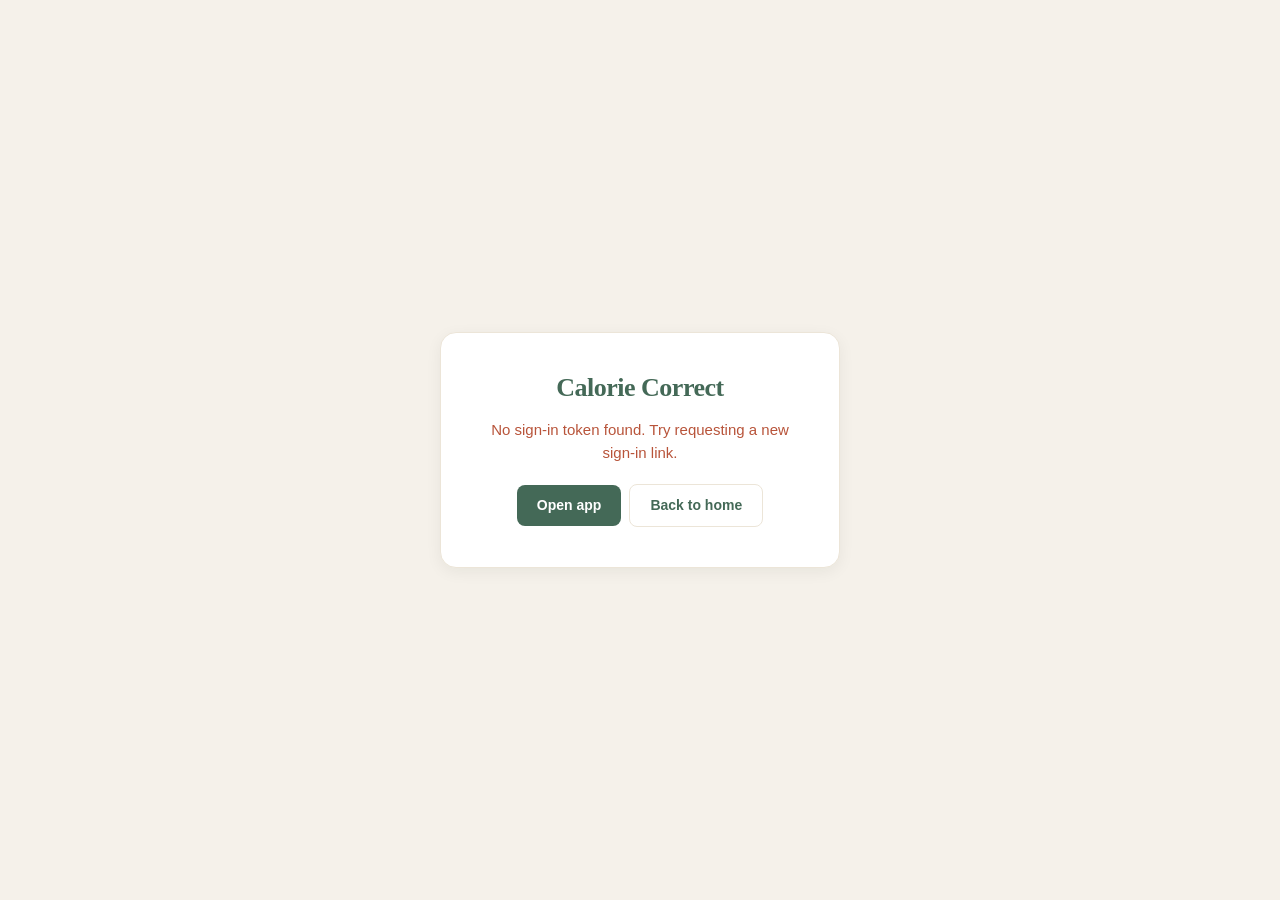
<file: auth.html>
<!DOCTYPE html>
<html lang="en">
<head>
<meta charset="UTF-8">
<meta name="viewport" content="width=device-width, initial-scale=1.0">
<title>Signing in… — Calorie Correct</title>
<meta name="robots" content="noindex">
<link rel="icon" type="image/png" href="favicon.png">
<style>
  :root {
    --primary: #769B6C;
    --primary-dark: #446957;
    --bg: #F5F1EA;
    --card: #FFFFFF;
    --border: #ECE5D8;
    --text: #2C2826;
    --text-soft: #4A4540;
    --muted: #8A8278;
    --warn: #B8543A;
    --serif: 'Iowan Old Style', 'Palatino Linotype', Georgia, serif;
    --sans: -apple-system, BlinkMacSystemFont, 'Inter', 'Segoe UI', sans-serif;
  }
  * { box-sizing: border-box; }
  body {
    font-family: var(--sans);
    background: var(--bg);
    color: var(--text);
    display: flex;
    align-items: center;
    justify-content: center;
    min-height: 100vh;
    margin: 0;
    padding: 16px;
  }
  .card {
    background: var(--card);
    border: 1px solid var(--border);
    border-radius: 16px;
    padding: 40px 32px;
    text-align: center;
    max-width: 400px;
    width: 100%;
    box-shadow: 0 4px 16px rgba(15, 30, 22, 0.06);
  }
  .logo {
    font-family: var(--serif);
    color: var(--primary-dark);
    font-size: 26px;
    font-weight: 700;
    margin-bottom: 16px;
    letter-spacing: -0.5px;
  }
  .spinner {
    margin: 8px auto 16px;
    width: 28px; height: 28px;
    border: 3px solid #EAF0EC;
    border-top-color: var(--primary-dark);
    border-radius: 50%;
    animation: spin 0.8s linear infinite;
  }
  @keyframes spin { to { transform: rotate(360deg); } }
  .status {
    font-size: 15px;
    color: var(--text-soft);
    line-height: 1.5;
  }
  .err { color: var(--warn); }
  .btn {
    display: inline-block;
    background: var(--primary-dark);
    color: white;
    padding: 10px 20px;
    border-radius: 8px;
    text-decoration: none;
    font-weight: 600;
    margin-top: 20px;
    font-size: 14px;
  }
  .btn:hover { background: var(--primary); }
  .btn-secondary {
    background: transparent;
    color: var(--primary-dark);
    border: 1px solid var(--border);
    margin-left: 8px;
  }
</style>
</head>
<body>
<div class="card">
  <div class="logo">Calorie Correct</div>
  <div class="spinner" id="spinner"></div>
  <div class="status" id="status">Signing you in…</div>
</div>
<script>
  // This page handles the redirect-back from sign-in flows:
  //   ?magic=<token>     — magic link from email; verify with worker
  //   #session=<token>   — Google OAuth callback (token in URL fragment)
  //
  // Either way, it stashes the resulting session_token in localStorage as
  // 'cc_session' and bounces to the app. The app reads it on load and
  // includes it as Authorization: Bearer <token> on every Worker request.

  const WORKER_URL = 'https://calorie-correct-coach.calorie-correct.workers.dev';
  const STATUS = document.getElementById('status');
  const SPINNER = document.getElementById('spinner');

  function showError(msg) {
    SPINNER.style.display = 'none';
    STATUS.className = 'status err';
    STATUS.innerHTML = msg + '<br><a href="/app/" class="btn">Open app</a>' +
                       '<a href="/" class="btn btn-secondary">Back to home</a>';
  }

  function finishSignIn(sessionToken) {
    try { localStorage.setItem('cc_session', sessionToken); }
    catch (e) { showError('Could not save session — your browser may be blocking storage.'); return; }
    location.href = '/app/';
  }

  async function run() {
    const params = new URLSearchParams(location.search);
    const hashParams = new URLSearchParams(location.hash.slice(1));

    const session = hashParams.get('session');
    if (session) {
      // Direct session token from Google OAuth — store and bounce.
      // Clean the URL fragment first so we don't leave the token in history.
      history.replaceState({}, '', '/auth.html');
      finishSignIn(session);
      return;
    }

    const magic = params.get('magic');
    if (magic) {
      try {
        const res = await fetch(WORKER_URL + '/api/auth/verify', {
          method: 'POST',
          headers: { 'Content-Type': 'application/json' },
          body: JSON.stringify({ token: magic }),
        });
        const data = await res.json().catch(() => ({}));
        if (!res.ok || !data.session_token) {
          showError(data.error || 'Sign-in link is invalid or expired.');
          return;
        }
        finishSignIn(data.session_token);
      } catch (e) {
        showError('Network error. Check your connection and try again.');
      }
      return;
    }

    showError('No sign-in token found. Try requesting a new sign-in link.');
  }

  run();
</script>
</body>
</html>
</file>
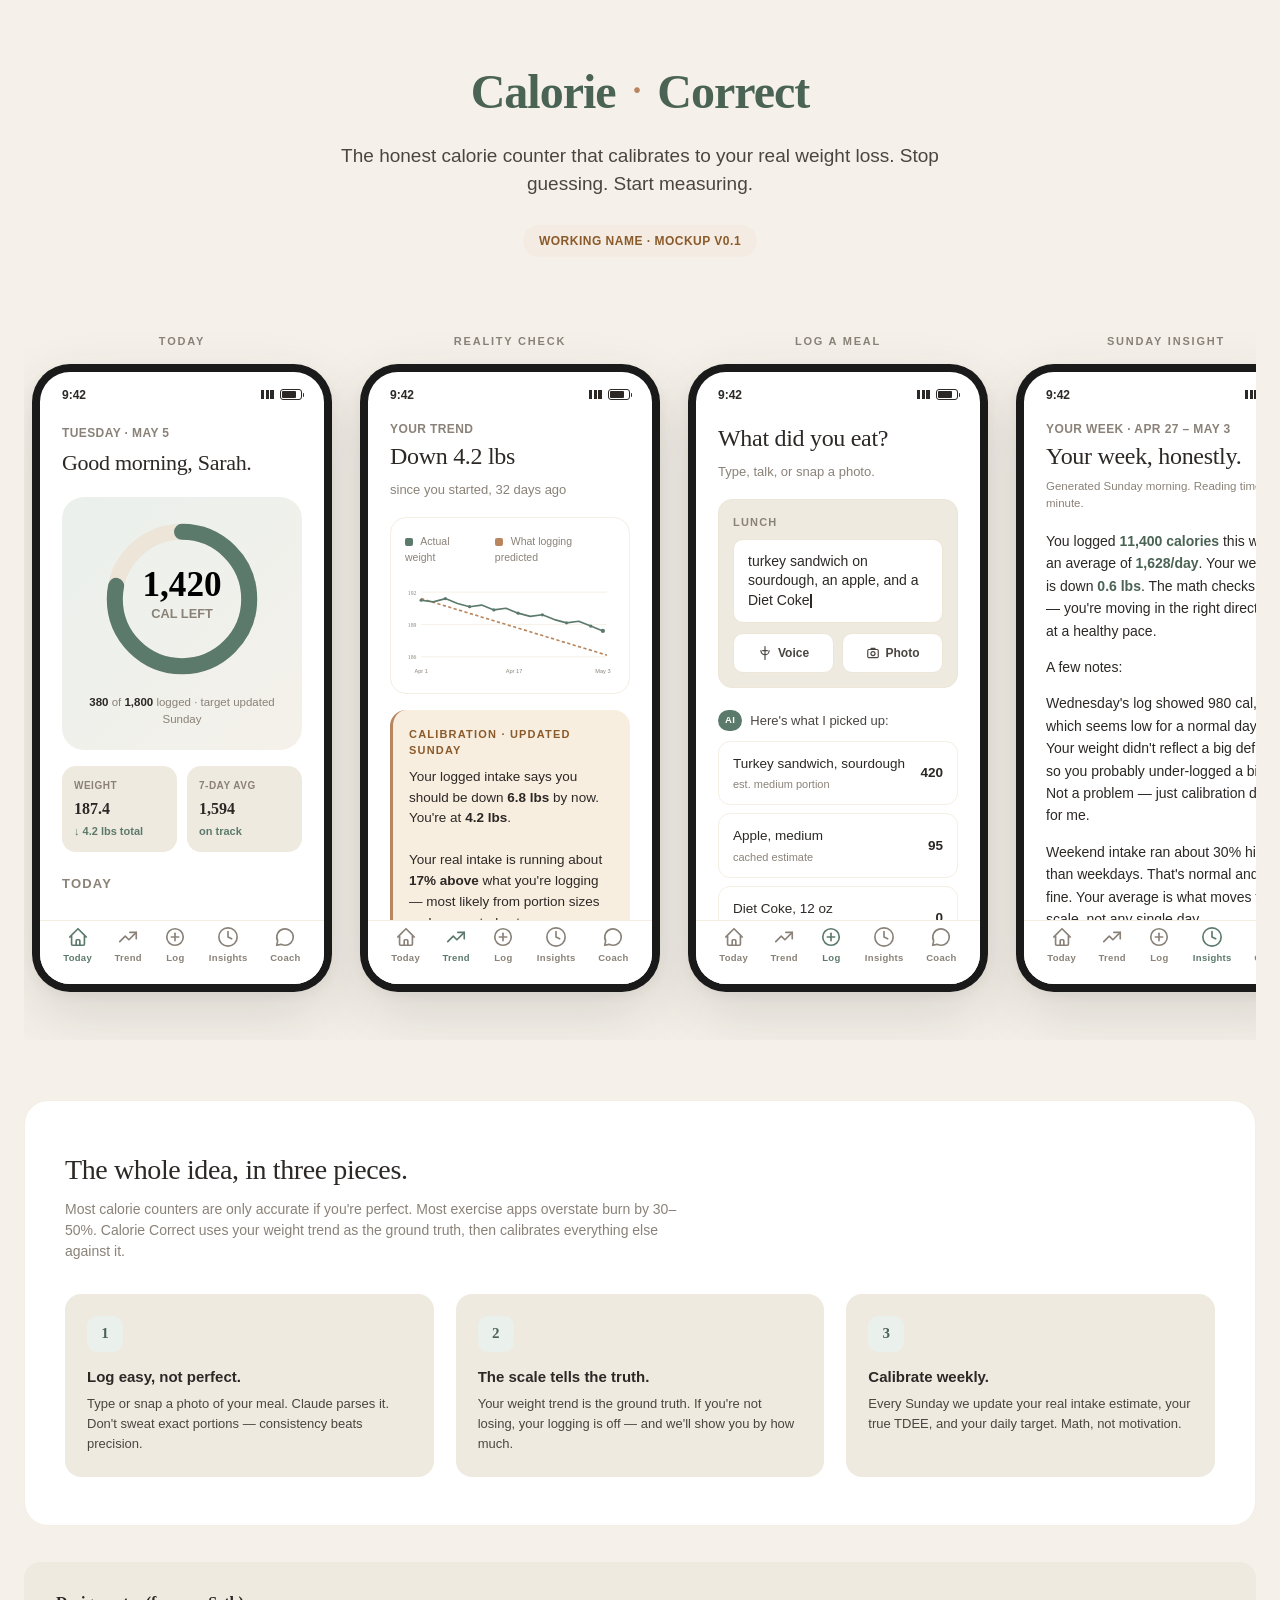
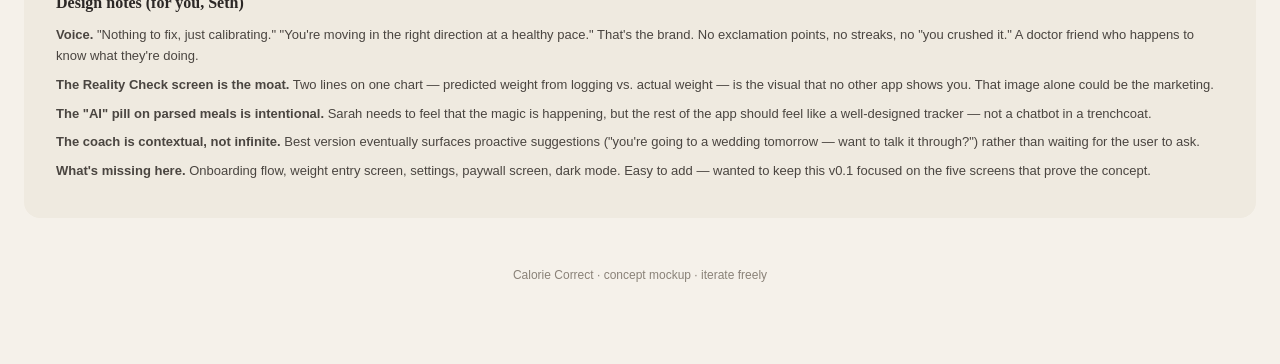
<file: mockup.html>
<!DOCTYPE html>
<html lang="en">
<head>
<meta charset="UTF-8">
<meta name="viewport" content="width=device-width, initial-scale=1.0">
<title>Calorie Correct — Product Mockup</title>
<style>
  :root {
    --bg: #F5F1EA;
    --bg-soft: #EFEAE0;
    --card: #FFFFFF;
    --primary: #5C7A6B;
    --primary-dark: #4A6354;
    --primary-soft: #EAF0EC;
    --accent: #B8855E;
    --accent-soft: #F4ECE2;
    --text: #2C2826;
    --text-soft: #4A4540;
    --muted: #8A8278;
    --border: #ECE5D8;
    --border-soft: #F4EEE3;
    --warning-bg: #F8EEDF;
    --warning-text: #8B5A2B;
  }

  * { box-sizing: border-box; margin: 0; padding: 0; }

  html, body { background: var(--bg); }

  body {
    font-family: -apple-system, BlinkMacSystemFont, 'Inter', 'Segoe UI', sans-serif;
    color: var(--text);
    line-height: 1.5;
    padding: 56px 24px 80px;
    -webkit-font-smoothing: antialiased;
  }

  .container { max-width: 1500px; margin: 0 auto; }

  /* --- Brand header --- */
  .brand-header { text-align: center; margin-bottom: 56px; }
  .logo {
    font-family: 'Georgia', 'Iowan Old Style', serif;
    font-size: 48px;
    font-weight: 700;
    color: var(--primary-dark);
    letter-spacing: -1px;
  }
  .logo-dot { color: var(--accent); }
  .logo-sep { color: var(--accent); font-weight: 400; margin: 0 0.32em; display: inline-block; transform: translateY(-0.05em); }
  .tagline {
    font-size: 19px;
    color: var(--text-soft);
    margin-top: 14px;
    max-width: 640px;
    margin-left: auto;
    margin-right: auto;
    line-height: 1.45;
  }
  .positioning {
    display: inline-block;
    margin-top: 28px;
    padding: 7px 16px;
    background: var(--accent-soft);
    color: var(--warning-text);
    border-radius: 100px;
    font-size: 12px;
    font-weight: 600;
    letter-spacing: 0.5px;
    text-transform: uppercase;
  }

  /* --- Phones row --- */
  .phones-row {
    display: flex;
    gap: 28px;
    overflow-x: auto;
    padding: 20px 8px 48px;
    scroll-snap-type: x mandatory;
  }
  .phones-row::-webkit-scrollbar { height: 8px; }
  .phones-row::-webkit-scrollbar-thumb { background: var(--border); border-radius: 4px; }

  .phone-wrap {
    flex-shrink: 0;
    scroll-snap-align: center;
    display: flex;
    flex-direction: column;
    align-items: center;
  }
  .screen-label {
    font-size: 11px;
    color: var(--muted);
    text-transform: uppercase;
    letter-spacing: 1.8px;
    margin-bottom: 14px;
    font-weight: 700;
  }
  .phone {
    width: 300px;
    background: #1a1a1a;
    border-radius: 38px;
    padding: 8px;
    box-shadow: 0 24px 60px rgba(60, 50, 40, 0.14), 0 4px 12px rgba(60, 50, 40, 0.06);
    transition: transform 0.25s ease;
  }
  .phone:hover { transform: translateY(-4px); }
  .phone-screen {
    background: var(--card);
    border-radius: 30px;
    overflow: hidden;
    height: 612px;
    position: relative;
    display: flex;
    flex-direction: column;
  }
  .status-bar {
    display: flex;
    justify-content: space-between;
    align-items: center;
    padding: 14px 22px 4px;
    font-size: 12px;
    font-weight: 700;
    color: var(--text);
  }
  .status-bar .icons { display: flex; gap: 5px; align-items: center; }
  .signal { width: 14px; height: 9px; background: var(--text); -webkit-mask: linear-gradient(to right, var(--text) 25%, transparent 25% 33%, var(--text) 33% 58%, transparent 58% 66%, var(--text) 66% 91%, transparent 91% 100%); mask: linear-gradient(to right, var(--text) 25%, transparent 25% 33%, var(--text) 33% 58%, transparent 58% 66%, var(--text) 66% 91%, transparent 91% 100%); }
  .battery { width: 22px; height: 11px; border: 1.2px solid var(--text); border-radius: 3px; position: relative; padding: 1px; }
  .battery::after { content: ''; position: absolute; right: -3px; top: 3px; width: 1.5px; height: 4px; background: var(--text); border-radius: 0 1px 1px 0; }
  .battery-fill { height: 100%; width: 80%; background: var(--text); border-radius: 1px; }

  /* --- App layout --- */
  .app {
    flex: 1;
    overflow-y: auto;
    padding: 8px 22px 80px;
  }
  .app::-webkit-scrollbar { width: 0; }
  .app-header {
    margin-top: 8px;
    margin-bottom: 18px;
  }
  .app-date { font-size: 12px; color: var(--muted); font-weight: 600; letter-spacing: 0.4px; }
  .app-greeting { font-family: 'Georgia', serif; font-size: 22px; color: var(--text); margin-top: 4px; letter-spacing: -0.3px; }
  .app-h1 { font-family: 'Georgia', serif; font-size: 24px; color: var(--text); letter-spacing: -0.3px; }
  .app-h2 { font-size: 13px; color: var(--muted); text-transform: uppercase; letter-spacing: 1.2px; font-weight: 700; margin-top: 22px; margin-bottom: 10px; }

  /* --- Tab bar --- */
  .tabbar {
    position: absolute;
    bottom: 0; left: 0; right: 0;
    height: 64px;
    background: var(--card);
    border-top: 1px solid var(--border-soft);
    display: flex;
    justify-content: space-around;
    align-items: center;
    padding: 0 12px 12px;
  }
  .tab { display: flex; flex-direction: column; align-items: center; gap: 3px; font-size: 9.5px; color: var(--muted); font-weight: 600; letter-spacing: 0.3px; }
  .tab.active { color: var(--primary); }
  .tab-icon { width: 22px; height: 22px; display: flex; align-items: center; justify-content: center; }
  .tab svg { width: 22px; height: 22px; stroke: currentColor; fill: none; stroke-width: 1.8; stroke-linecap: round; stroke-linejoin: round; }

  /* --- Calorie ring (today screen) --- */
  .ring-card {
    background: linear-gradient(135deg, var(--primary-soft) 0%, #F5F1EA 100%);
    border-radius: 22px;
    padding: 22px 20px;
    margin-bottom: 16px;
    text-align: center;
  }
  .ring-svg { width: 160px; height: 160px; margin: 0 auto; }
  .ring-bg { fill: none; stroke: var(--border); stroke-width: 10; }
  .ring-fg { fill: none; stroke: var(--primary); stroke-width: 10; stroke-linecap: round; transform: rotate(-90deg); transform-origin: 50% 50%; }
  .ring-num { font-family: 'Georgia', serif; font-size: 36px; font-weight: 700; color: var(--text); }
  .ring-label { font-size: 12px; color: var(--muted); margin-top: 2px; font-weight: 600; }
  .ring-budget { font-size: 11.5px; color: var(--muted); margin-top: 8px; }
  .ring-budget strong { color: var(--text); font-weight: 700; }

  /* --- Meal list --- */
  .meal {
    display: flex;
    align-items: center;
    padding: 12px 0;
    border-bottom: 1px solid var(--border-soft);
  }
  .meal:last-child { border-bottom: none; }
  .meal-time { width: 56px; font-size: 11px; color: var(--muted); font-weight: 600; text-transform: uppercase; letter-spacing: 0.5px; }
  .meal-body { flex: 1; }
  .meal-name { font-size: 13.5px; color: var(--text); font-weight: 500; }
  .meal-detail { font-size: 11.5px; color: var(--muted); margin-top: 2px; }
  .meal-cal { font-size: 13.5px; color: var(--text); font-weight: 600; }
  .meal-empty {
    display: flex;
    align-items: center;
    justify-content: space-between;
    padding: 12px 14px;
    background: var(--bg-soft);
    border: 1px dashed var(--border);
    border-radius: 12px;
    font-size: 13px;
    color: var(--muted);
    margin-top: 6px;
  }
  .meal-empty .plus {
    width: 22px; height: 22px; border-radius: 50%; background: var(--primary); color: white;
    display: flex; align-items: center; justify-content: center; font-weight: 600; font-size: 14px;
  }

  /* --- Mini stat row --- */
  .mini-stats { display: flex; gap: 10px; margin-top: 10px; }
  .mini { flex: 1; padding: 12px 12px; background: var(--bg-soft); border-radius: 14px; }
  .mini-label { font-size: 10px; color: var(--muted); font-weight: 600; text-transform: uppercase; letter-spacing: 0.5px; }
  .mini-value { font-size: 16px; color: var(--text); font-weight: 700; margin-top: 4px; font-family: 'Georgia', serif; }
  .mini-trend { font-size: 11px; color: var(--primary); margin-top: 2px; font-weight: 600; }

  /* --- Trend screen --- */
  .trend-headline {
    margin-top: 8px;
    margin-bottom: 18px;
  }
  .trend-num {
    font-family: 'Georgia', serif;
    font-size: 44px;
    font-weight: 700;
    color: var(--primary-dark);
    letter-spacing: -1.5px;
    line-height: 1;
  }
  .trend-num-sub { font-size: 13px; color: var(--muted); margin-top: 6px; }
  .chart-wrap {
    background: var(--card);
    border: 1px solid var(--border-soft);
    border-radius: 16px;
    padding: 16px 14px 12px;
    margin-bottom: 16px;
  }
  .chart-legend { display: flex; gap: 14px; margin-bottom: 10px; font-size: 10.5px; color: var(--muted); }
  .legend-dot { display: inline-block; width: 8px; height: 8px; border-radius: 2px; margin-right: 5px; vertical-align: middle; }
  .legend-actual { background: var(--primary); }
  .legend-predicted { background: var(--accent); }

  .insight-card {
    background: var(--warning-bg);
    border-radius: 16px;
    padding: 16px 16px 18px;
    border-left: 3px solid var(--accent);
  }
  .insight-title {
    font-size: 11px;
    color: var(--warning-text);
    text-transform: uppercase;
    letter-spacing: 1.2px;
    font-weight: 700;
    margin-bottom: 8px;
  }
  .insight-body { font-size: 13.5px; color: var(--text); line-height: 1.55; }
  .insight-body strong { font-weight: 700; }
  .insight-footer { font-size: 11px; color: var(--muted); margin-top: 12px; font-style: italic; }

  /* --- Log meal screen --- */
  .log-input-wrap {
    margin-top: 12px;
    background: var(--bg-soft);
    border-radius: 14px;
    padding: 14px 14px;
    border: 1px solid var(--border);
  }
  .log-input-label { font-size: 11px; color: var(--muted); text-transform: uppercase; letter-spacing: 1.2px; font-weight: 700; margin-bottom: 8px; }
  .log-input {
    font-size: 14px;
    color: var(--text);
    background: white;
    padding: 12px 14px;
    border-radius: 10px;
    border: 1px solid var(--border);
    line-height: 1.4;
  }
  .log-input .typing-cursor { display: inline-block; width: 1.5px; height: 14px; background: var(--text); vertical-align: text-bottom; margin-left: 1px; animation: blink 1s infinite; }
  @keyframes blink { 50% { opacity: 0; } }
  .log-input-action {
    display: flex; gap: 8px; margin-top: 10px;
  }
  .icon-button {
    flex: 1; padding: 10px; background: white; border: 1px solid var(--border); border-radius: 10px;
    display: flex; align-items: center; justify-content: center; gap: 6px;
    font-size: 12px; color: var(--text-soft); font-weight: 600;
  }
  .icon-button svg { width: 14px; height: 14px; stroke: currentColor; fill: none; stroke-width: 2; stroke-linecap: round; stroke-linejoin: round; }

  .parsed-section { margin-top: 22px; }
  .parsed-header { display: flex; align-items: center; gap: 8px; margin-bottom: 10px; }
  .parsed-header .ai-pill {
    font-size: 9.5px; background: var(--primary); color: white;
    padding: 3px 7px; border-radius: 100px; font-weight: 700; letter-spacing: 0.4px;
  }
  .parsed-header-text { font-size: 13px; color: var(--text-soft); }
  .parsed-item {
    display: flex;
    justify-content: space-between;
    align-items: center;
    padding: 12px 14px;
    background: white;
    border: 1px solid var(--border-soft);
    border-radius: 12px;
    margin-bottom: 8px;
  }
  .parsed-item-name { font-size: 13.5px; color: var(--text); font-weight: 500; }
  .parsed-item-detail { font-size: 11px; color: var(--muted); margin-top: 2px; }
  .parsed-item-cal { font-size: 13.5px; color: var(--text); font-weight: 700; }
  .parsed-total {
    display: flex; justify-content: space-between; align-items: center;
    padding: 14px 14px; margin-top: 8px;
    background: var(--primary-soft); border-radius: 12px;
  }
  .parsed-total-label { font-size: 13px; color: var(--primary-dark); font-weight: 700; }
  .parsed-total-cal { font-family: 'Georgia', serif; font-size: 18px; color: var(--primary-dark); font-weight: 700; }
  .save-row { margin-top: 14px; display: flex; gap: 8px; }
  .save-btn { flex: 1; padding: 13px; background: var(--primary); color: white; border-radius: 12px; font-size: 14px; font-weight: 700; text-align: center; }
  .edit-btn { padding: 13px 18px; background: white; color: var(--text-soft); border: 1px solid var(--border); border-radius: 12px; font-size: 14px; font-weight: 600; text-align: center; }
  .reassurance { font-size: 11px; color: var(--muted); margin-top: 14px; line-height: 1.5; font-style: italic; text-align: center; padding: 0 8px; }

  /* --- Insight screen --- */
  .insight-meta { font-size: 11.5px; color: var(--muted); margin-top: 4px; margin-bottom: 18px; font-weight: 500; }
  .insight-prose p {
    font-size: 14px;
    color: var(--text);
    margin-bottom: 14px;
    line-height: 1.6;
  }
  .insight-prose strong { color: var(--primary-dark); font-weight: 700; }
  .insight-divider { height: 1px; background: var(--border-soft); margin: 18px 0; }
  .insight-stat-row { display: flex; gap: 8px; margin-top: 14px; }
  .insight-stat { flex: 1; padding: 12px; background: var(--bg-soft); border-radius: 12px; text-align: center; }
  .insight-stat-num { font-family: 'Georgia', serif; font-size: 18px; font-weight: 700; color: var(--text); }
  .insight-stat-label { font-size: 10px; color: var(--muted); text-transform: uppercase; letter-spacing: 0.5px; margin-top: 4px; }
  .methodology-link { font-size: 12px; color: var(--primary); font-weight: 600; margin-top: 16px; display: inline-block; }

  /* --- Coach screen --- */
  .coach-header {
    display: flex; align-items: center; gap: 10px; margin-top: 4px; margin-bottom: 16px;
    padding-bottom: 14px; border-bottom: 1px solid var(--border-soft);
  }
  .coach-avatar {
    width: 38px; height: 38px; border-radius: 50%; background: var(--primary-soft);
    display: flex; align-items: center; justify-content: center;
    font-family: 'Georgia', serif; font-size: 17px; color: var(--primary-dark); font-weight: 700;
  }
  .coach-name { font-size: 14px; color: var(--text); font-weight: 700; }
  .coach-status { font-size: 11px; color: var(--muted); margin-top: 2px; }
  .coach-status .dot { display: inline-block; width: 6px; height: 6px; background: var(--primary); border-radius: 50%; margin-right: 4px; vertical-align: middle; }

  .bubble {
    max-width: 80%;
    padding: 11px 14px;
    border-radius: 18px;
    font-size: 13px;
    line-height: 1.5;
    margin-bottom: 8px;
    word-wrap: break-word;
  }
  .bubble.user {
    background: var(--primary);
    color: white;
    margin-left: auto;
    border-bottom-right-radius: 4px;
  }
  .bubble.coach {
    background: var(--bg-soft);
    color: var(--text);
    border-bottom-left-radius: 4px;
  }
  .bubble.coach p { margin-bottom: 8px; }
  .bubble.coach p:last-child { margin-bottom: 0; }
  .chat-input-bar {
    position: absolute;
    bottom: 64px;
    left: 0; right: 0;
    background: var(--card);
    border-top: 1px solid var(--border-soft);
    padding: 10px 18px;
    display: flex;
    gap: 8px;
    align-items: center;
  }
  .chat-input {
    flex: 1; padding: 9px 14px; background: var(--bg-soft); border-radius: 100px;
    font-size: 12.5px; color: var(--muted);
  }
  .chat-send { width: 32px; height: 32px; border-radius: 50%; background: var(--primary); display: flex; align-items: center; justify-content: center; color: white; }
  .chat-send svg { width: 14px; height: 14px; stroke: currentColor; fill: none; stroke-width: 2.5; stroke-linecap: round; stroke-linejoin: round; }

  /* --- Below the phones --- */
  .pillars {
    margin-top: 60px;
    background: var(--card);
    border-radius: 24px;
    padding: 48px 40px;
    border: 1px solid var(--border-soft);
  }
  .pillars-h1 {
    font-family: 'Georgia', serif;
    font-size: 28px;
    color: var(--text);
    margin-bottom: 8px;
    letter-spacing: -0.4px;
  }
  .pillars-sub { color: var(--muted); margin-bottom: 32px; font-size: 14px; max-width: 640px; }
  .pillars-grid { display: grid; grid-template-columns: repeat(auto-fit, minmax(240px, 1fr)); gap: 22px; }
  .pillar-card { padding: 22px; background: var(--bg-soft); border-radius: 16px; }
  .pillar-icon {
    width: 36px; height: 36px;
    background: var(--primary-soft); color: var(--primary-dark);
    border-radius: 10px; display: flex; align-items: center; justify-content: center;
    margin-bottom: 14px; font-family: 'Georgia', serif; font-weight: 700; font-size: 15px;
  }
  .pillar-h { font-size: 15px; color: var(--text); font-weight: 700; margin-bottom: 6px; }
  .pillar-body { font-size: 13px; color: var(--text-soft); line-height: 1.55; }

  .design-notes {
    margin-top: 36px;
    padding: 28px 32px;
    background: var(--bg-soft);
    border-radius: 16px;
    font-size: 13px;
    color: var(--text-soft);
    line-height: 1.6;
  }
  .design-notes h3 {
    font-family: 'Georgia', serif;
    font-size: 16px;
    color: var(--text);
    margin-bottom: 10px;
  }
  .design-notes p { margin-bottom: 8px; }

  .footer { text-align: center; margin-top: 48px; font-size: 12px; color: var(--muted); }

  @media (max-width: 720px) {
    body { padding: 32px 12px 40px; }
    .logo { font-size: 38px; }
    .tagline { font-size: 16px; }
    .pillars { padding: 28px 20px; }
  }
</style>
</head>
<body>
<div class="container">

  <!-- Brand header -->
  <div class="brand-header">
    <div class="logo">Calorie<span class="logo-sep">·</span>Correct</div>
    <div class="tagline">The honest calorie counter that calibrates to your real weight loss. Stop guessing. Start measuring.</div>
    <div class="positioning">Working name · Mockup v0.1</div>
  </div>

  <!-- Phones row -->
  <div class="phones-row">

    <!-- ============================================== -->
    <!-- SCREEN 1: TODAY -->
    <!-- ============================================== -->
    <div class="phone-wrap">
      <div class="screen-label">Today</div>
      <div class="phone">
        <div class="phone-screen">
          <div class="status-bar">
            <span>9:42</span>
            <span class="icons">
              <span class="signal"></span>
              <span class="battery"><div class="battery-fill"></div></span>
            </span>
          </div>
          <div class="app">
            <div class="app-header">
              <div class="app-date">TUESDAY · MAY 5</div>
              <div class="app-greeting">Good morning, Sarah.</div>
            </div>

            <div class="ring-card">
              <svg class="ring-svg" viewBox="0 0 100 100">
                <circle class="ring-bg" cx="50" cy="50" r="42"/>
                <circle class="ring-fg" cx="50" cy="50" r="42"
                  stroke-dasharray="263.9"
                  stroke-dashoffset="58"/>
                <text x="50" y="48" text-anchor="middle" class="ring-num" style="font-size:22px;">1,420</text>
                <text x="50" y="62" text-anchor="middle" class="ring-label" style="font-size:8px;fill:#8A8278;">CAL LEFT</text>
              </svg>
              <div class="ring-budget"><strong>380</strong> of <strong>1,800</strong> logged · target updated Sunday</div>
            </div>

            <div class="mini-stats">
              <div class="mini">
                <div class="mini-label">Weight</div>
                <div class="mini-value">187.4</div>
                <div class="mini-trend">↓ 4.2 lbs total</div>
              </div>
              <div class="mini">
                <div class="mini-label">7-day avg</div>
                <div class="mini-value">1,594</div>
                <div class="mini-trend">on track</div>
              </div>
            </div>

            <div class="app-h2">Today</div>
            <div class="meal">
              <div class="meal-time">7:20a</div>
              <div class="meal-body">
                <div class="meal-name">Greek yogurt with berries</div>
                <div class="meal-detail">parsed from text</div>
              </div>
              <div class="meal-cal">220</div>
            </div>
            <div class="meal">
              <div class="meal-time">8:45a</div>
              <div class="meal-body">
                <div class="meal-name">Coffee with cream</div>
                <div class="meal-detail">cached</div>
              </div>
              <div class="meal-cal">80</div>
            </div>
            <div class="meal">
              <div class="meal-time">10:15a</div>
              <div class="meal-body">
                <div class="meal-name">Apple, medium</div>
                <div class="meal-detail">cached</div>
              </div>
              <div class="meal-cal">80</div>
            </div>
            <div class="meal-empty">
              <span>Add lunch</span>
              <span class="plus">+</span>
            </div>
          </div>
          <div class="tabbar">
            <div class="tab active">
              <svg viewBox="0 0 24 24"><path d="M3 12l2-2m0 0l7-7 7 7M5 10v10a1 1 0 001 1h3m10-11l2 2m-2-2v10a1 1 0 01-1 1h-3m-6 0a1 1 0 001-1v-4a1 1 0 011-1h2a1 1 0 011 1v4a1 1 0 001 1m-6 0h6"/></svg>
              Today
            </div>
            <div class="tab">
              <svg viewBox="0 0 24 24"><polyline points="3 17 9 11 13 15 21 7"/><polyline points="14 7 21 7 21 14"/></svg>
              Trend
            </div>
            <div class="tab">
              <svg viewBox="0 0 24 24"><circle cx="12" cy="12" r="9"/><line x1="12" y1="8" x2="12" y2="16"/><line x1="8" y1="12" x2="16" y2="12"/></svg>
              Log
            </div>
            <div class="tab">
              <svg viewBox="0 0 24 24"><path d="M12 2a10 10 0 100 20 10 10 0 000-20z"/><path d="M12 6v6l4 2"/></svg>
              Insights
            </div>
            <div class="tab">
              <svg viewBox="0 0 24 24"><path d="M21 12a9 9 0 01-9 9c-1.6 0-3-.4-4.3-1L3 21l1-4.7A9 9 0 1121 12z"/></svg>
              Coach
            </div>
          </div>
        </div>
      </div>
    </div>

    <!-- ============================================== -->
    <!-- SCREEN 2: TREND / REALITY CHECK -->
    <!-- ============================================== -->
    <div class="phone-wrap">
      <div class="screen-label">Reality Check</div>
      <div class="phone">
        <div class="phone-screen">
          <div class="status-bar">
            <span>9:42</span>
            <span class="icons">
              <span class="signal"></span>
              <span class="battery"><div class="battery-fill"></div></span>
            </span>
          </div>
          <div class="app">
            <div class="app-header" style="margin-top: 4px;">
              <div class="app-date">YOUR TREND</div>
              <div class="app-h1">Down 4.2 lbs</div>
              <div class="trend-num-sub">since you started, 32 days ago</div>
            </div>

            <div class="chart-wrap">
              <div class="chart-legend">
                <span><span class="legend-dot legend-actual"></span> Actual weight</span>
                <span><span class="legend-dot legend-predicted"></span> What logging predicted</span>
              </div>
              <svg viewBox="0 0 260 130" style="width: 100%; height: auto; display: block;">
                <!-- Grid lines -->
                <line x1="20" y1="20" x2="250" y2="20" stroke="#F4EEE3" stroke-width="1"/>
                <line x1="20" y1="60" x2="250" y2="60" stroke="#F4EEE3" stroke-width="1"/>
                <line x1="20" y1="100" x2="250" y2="100" stroke="#F4EEE3" stroke-width="1"/>

                <!-- Predicted (steeper, what logging said should happen) -->
                <path d="M 20,28 L 250,98" stroke="#B8855E" stroke-width="2" stroke-dasharray="4 3" fill="none"/>

                <!-- Actual weight (noisy line going down less steeply) -->
                <polyline points="20,30 35,32 50,28 65,34 80,38 95,36 110,42 125,40 140,46 155,50 170,48 185,54 200,58 215,56 230,62 245,68"
                  fill="none" stroke="#5C7A6B" stroke-width="2" stroke-linejoin="round"/>

                <!-- Actual weight points -->
                <g fill="#5C7A6B">
                  <circle cx="20" cy="30" r="2"/>
                  <circle cx="50" cy="28" r="2"/>
                  <circle cx="80" cy="38" r="2"/>
                  <circle cx="110" cy="42" r="2"/>
                  <circle cx="140" cy="46" r="2"/>
                  <circle cx="170" cy="48" r="2"/>
                  <circle cx="200" cy="58" r="2"/>
                  <circle cx="230" cy="62" r="2"/>
                  <circle cx="245" cy="68" r="2.6"/>
                </g>

                <!-- Y axis labels -->
                <text x="14" y="23" text-anchor="end" font-size="7" fill="#8A8278" font-family="Georgia">192</text>
                <text x="14" y="63" text-anchor="end" font-size="7" fill="#8A8278" font-family="Georgia">189</text>
                <text x="14" y="103" text-anchor="end" font-size="7" fill="#8A8278" font-family="Georgia">186</text>

                <!-- X axis labels -->
                <text x="20" y="120" text-anchor="middle" font-size="7" fill="#8A8278">Apr 1</text>
                <text x="135" y="120" text-anchor="middle" font-size="7" fill="#8A8278">Apr 17</text>
                <text x="245" y="120" text-anchor="middle" font-size="7" fill="#8A8278">May 3</text>
              </svg>
            </div>

            <div class="insight-card">
              <div class="insight-title">Calibration · updated Sunday</div>
              <div class="insight-body">
                Your logged intake says you should be down <strong>6.8 lbs</strong> by now. You're at <strong>4.2 lbs</strong>.
                <br><br>
                Your real intake is running about <strong>17% above</strong> what you're logging — most likely from portion sizes and uncounted extras.
                <br><br>
                We've adjusted your target to <strong>1,650 cal/day</strong>. That should match what you're actually eating and keep your deficit on track.
              </div>
              <div class="insight-footer">Nothing to fix. We just calibrate every Sunday.</div>
            </div>

            <div class="mini-stats" style="margin-top: 16px;">
              <div class="mini">
                <div class="mini-label">Avg loss / wk</div>
                <div class="mini-value">0.92 lb</div>
                <div class="mini-trend">healthy pace</div>
              </div>
              <div class="mini">
                <div class="mini-label">Real TDEE</div>
                <div class="mini-value">2,180</div>
                <div class="mini-trend">your number</div>
              </div>
            </div>
          </div>
          <div class="tabbar">
            <div class="tab"><svg viewBox="0 0 24 24"><path d="M3 12l2-2m0 0l7-7 7 7M5 10v10a1 1 0 001 1h3m10-11l2 2m-2-2v10a1 1 0 01-1 1h-3m-6 0a1 1 0 001-1v-4a1 1 0 011-1h2a1 1 0 011 1v4a1 1 0 001 1m-6 0h6"/></svg>Today</div>
            <div class="tab active"><svg viewBox="0 0 24 24"><polyline points="3 17 9 11 13 15 21 7"/><polyline points="14 7 21 7 21 14"/></svg>Trend</div>
            <div class="tab"><svg viewBox="0 0 24 24"><circle cx="12" cy="12" r="9"/><line x1="12" y1="8" x2="12" y2="16"/><line x1="8" y1="12" x2="16" y2="12"/></svg>Log</div>
            <div class="tab"><svg viewBox="0 0 24 24"><path d="M12 2a10 10 0 100 20 10 10 0 000-20z"/><path d="M12 6v6l4 2"/></svg>Insights</div>
            <div class="tab"><svg viewBox="0 0 24 24"><path d="M21 12a9 9 0 01-9 9c-1.6 0-3-.4-4.3-1L3 21l1-4.7A9 9 0 1121 12z"/></svg>Coach</div>
          </div>
        </div>
      </div>
    </div>

    <!-- ============================================== -->
    <!-- SCREEN 3: LOG A MEAL -->
    <!-- ============================================== -->
    <div class="phone-wrap">
      <div class="screen-label">Log a Meal</div>
      <div class="phone">
        <div class="phone-screen">
          <div class="status-bar">
            <span>9:42</span>
            <span class="icons">
              <span class="signal"></span>
              <span class="battery"><div class="battery-fill"></div></span>
            </span>
          </div>
          <div class="app">
            <div class="app-header" style="margin-top: 4px;">
              <div class="app-h1">What did you eat?</div>
              <div class="trend-num-sub">Type, talk, or snap a photo.</div>
            </div>

            <div class="log-input-wrap">
              <div class="log-input-label">Lunch</div>
              <div class="log-input">turkey sandwich on sourdough, an apple, and a Diet Coke<span class="typing-cursor"></span></div>
              <div class="log-input-action">
                <div class="icon-button">
                  <svg viewBox="0 0 24 24"><path d="M12 1v22M5 8a7 7 0 1014 0V8M8 8h8"/></svg>
                  Voice
                </div>
                <div class="icon-button">
                  <svg viewBox="0 0 24 24"><rect x="3" y="6" width="18" height="14" rx="2"/><circle cx="12" cy="13" r="3.5"/><path d="M8 6l1-2h6l1 2"/></svg>
                  Photo
                </div>
              </div>
            </div>

            <div class="parsed-section">
              <div class="parsed-header">
                <span class="ai-pill">AI</span>
                <span class="parsed-header-text">Here's what I picked up:</span>
              </div>
              <div class="parsed-item">
                <div>
                  <div class="parsed-item-name">Turkey sandwich, sourdough</div>
                  <div class="parsed-item-detail">est. medium portion</div>
                </div>
                <div class="parsed-item-cal">420</div>
              </div>
              <div class="parsed-item">
                <div>
                  <div class="parsed-item-name">Apple, medium</div>
                  <div class="parsed-item-detail">cached estimate</div>
                </div>
                <div class="parsed-item-cal">95</div>
              </div>
              <div class="parsed-item">
                <div>
                  <div class="parsed-item-name">Diet Coke, 12 oz</div>
                  <div class="parsed-item-detail">label</div>
                </div>
                <div class="parsed-item-cal">0</div>
              </div>
              <div class="parsed-total">
                <div class="parsed-total-label">Total</div>
                <div class="parsed-total-cal">515 cal</div>
              </div>
            </div>

            <div class="save-row">
              <div class="save-btn">Save</div>
              <div class="edit-btn">Edit</div>
            </div>

            <div class="reassurance">
              Don't worry about exact portions. Calorie Correct calibrates against your weight trend, so consistency matters more than precision.
            </div>
          </div>
          <div class="tabbar">
            <div class="tab"><svg viewBox="0 0 24 24"><path d="M3 12l2-2m0 0l7-7 7 7M5 10v10a1 1 0 001 1h3m10-11l2 2m-2-2v10a1 1 0 01-1 1h-3m-6 0a1 1 0 001-1v-4a1 1 0 011-1h2a1 1 0 011 1v4a1 1 0 001 1m-6 0h6"/></svg>Today</div>
            <div class="tab"><svg viewBox="0 0 24 24"><polyline points="3 17 9 11 13 15 21 7"/><polyline points="14 7 21 7 21 14"/></svg>Trend</div>
            <div class="tab active"><svg viewBox="0 0 24 24"><circle cx="12" cy="12" r="9"/><line x1="12" y1="8" x2="12" y2="16"/><line x1="8" y1="12" x2="16" y2="12"/></svg>Log</div>
            <div class="tab"><svg viewBox="0 0 24 24"><path d="M12 2a10 10 0 100 20 10 10 0 000-20z"/><path d="M12 6v6l4 2"/></svg>Insights</div>
            <div class="tab"><svg viewBox="0 0 24 24"><path d="M21 12a9 9 0 01-9 9c-1.6 0-3-.4-4.3-1L3 21l1-4.7A9 9 0 1121 12z"/></svg>Coach</div>
          </div>
        </div>
      </div>
    </div>

    <!-- ============================================== -->
    <!-- SCREEN 4: SUNDAY INSIGHT -->
    <!-- ============================================== -->
    <div class="phone-wrap">
      <div class="screen-label">Sunday Insight</div>
      <div class="phone">
        <div class="phone-screen">
          <div class="status-bar">
            <span>9:42</span>
            <span class="icons">
              <span class="signal"></span>
              <span class="battery"><div class="battery-fill"></div></span>
            </span>
          </div>
          <div class="app">
            <div class="app-header" style="margin-top: 4px;">
              <div class="app-date">YOUR WEEK · APR 27 – MAY 3</div>
              <div class="app-h1">Your week, honestly.</div>
              <div class="insight-meta">Generated Sunday morning. Reading time: 1 minute.</div>
            </div>

            <div class="insight-prose">
              <p>You logged <strong>11,400 calories</strong> this week, an average of <strong>1,628/day</strong>. Your weight is down <strong>0.6 lbs</strong>. The math checks out — you're moving in the right direction at a healthy pace.</p>

              <p>A few notes:</p>

              <p>Wednesday's log showed 980 cal, which seems low for a normal day. Your weight didn't reflect a big deficit, so you probably under-logged a bit. Not a problem — just calibration data for me.</p>

              <p>Weekend intake ran about 30% higher than weekdays. That's normal and fine. Your average is what moves the scale, not any single day.</p>

              <p><strong>Recommendation:</strong> keep going. No changes this week.</p>
            </div>

            <div class="insight-divider"></div>

            <div class="insight-stat-row">
              <div class="insight-stat">
                <div class="insight-stat-num">−0.6</div>
                <div class="insight-stat-label">Weight Δ (lb)</div>
              </div>
              <div class="insight-stat">
                <div class="insight-stat-num">1,628</div>
                <div class="insight-stat-label">Avg cal/day</div>
              </div>
              <div class="insight-stat">
                <div class="insight-stat-num">6/7</div>
                <div class="insight-stat-label">Days logged</div>
              </div>
            </div>

            <a class="methodology-link">How we calculate this →</a>
          </div>
          <div class="tabbar">
            <div class="tab"><svg viewBox="0 0 24 24"><path d="M3 12l2-2m0 0l7-7 7 7M5 10v10a1 1 0 001 1h3m10-11l2 2m-2-2v10a1 1 0 01-1 1h-3m-6 0a1 1 0 001-1v-4a1 1 0 011-1h2a1 1 0 011 1v4a1 1 0 001 1m-6 0h6"/></svg>Today</div>
            <div class="tab"><svg viewBox="0 0 24 24"><polyline points="3 17 9 11 13 15 21 7"/><polyline points="14 7 21 7 21 14"/></svg>Trend</div>
            <div class="tab"><svg viewBox="0 0 24 24"><circle cx="12" cy="12" r="9"/><line x1="12" y1="8" x2="12" y2="16"/><line x1="8" y1="12" x2="16" y2="12"/></svg>Log</div>
            <div class="tab active"><svg viewBox="0 0 24 24"><path d="M12 2a10 10 0 100 20 10 10 0 000-20z"/><path d="M12 6v6l4 2"/></svg>Insights</div>
            <div class="tab"><svg viewBox="0 0 24 24"><path d="M21 12a9 9 0 01-9 9c-1.6 0-3-.4-4.3-1L3 21l1-4.7A9 9 0 1121 12z"/></svg>Coach</div>
          </div>
        </div>
      </div>
    </div>

    <!-- ============================================== -->
    <!-- SCREEN 5: COACH CHAT -->
    <!-- ============================================== -->
    <div class="phone-wrap">
      <div class="screen-label">Coach</div>
      <div class="phone">
        <div class="phone-screen">
          <div class="status-bar">
            <span>9:42</span>
            <span class="icons">
              <span class="signal"></span>
              <span class="battery"><div class="battery-fill"></div></span>
            </span>
          </div>
          <div class="app" style="padding-bottom: 130px;">
            <div class="coach-header">
              <div class="coach-avatar">RC</div>
              <div>
                <div class="coach-name">Calorie Correct Coach</div>
                <div class="coach-status"><span class="dot"></span>here when you need it</div>
              </div>
            </div>

            <div class="bubble user">
              I've got a wedding Saturday. What should I do?
            </div>
            <div class="bubble coach">
              <p>Don't bank calories all week — it usually backfires.</p>
              <p>Eat normally Mon–Fri at your usual target. Saturday: light breakfast, normal lunch, focus on protein. Skip the morning mimosas. Then enjoy dinner and dessert.</p>
              <p>One day above target won't move the scale. Your weekly average will. You'll be fine.</p>
            </div>
            <div class="bubble user">
              What if I want to drink at the wedding?
            </div>
            <div class="bubble coach">
              <p>Pick one drink type and stick with it — wine or one cocktail.</p>
              <p>A glass of wine is ~125 cal. A margarita is ~250. The bigger trap is reduced inhibition around food, not the alcohol calories themselves.</p>
              <p>Want me to log a placeholder for the wedding so you can see how the week shapes up?</p>
            </div>
          </div>
          <div class="chat-input-bar">
            <div class="chat-input">Ask anything...</div>
            <div class="chat-send">
              <svg viewBox="0 0 24 24"><line x1="22" y1="2" x2="11" y2="13"/><polygon points="22 2 15 22 11 13 2 9 22 2"/></svg>
            </div>
          </div>
          <div class="tabbar">
            <div class="tab"><svg viewBox="0 0 24 24"><path d="M3 12l2-2m0 0l7-7 7 7M5 10v10a1 1 0 001 1h3m10-11l2 2m-2-2v10a1 1 0 01-1 1h-3m-6 0a1 1 0 001-1v-4a1 1 0 011-1h2a1 1 0 011 1v4a1 1 0 001 1m-6 0h6"/></svg>Today</div>
            <div class="tab"><svg viewBox="0 0 24 24"><polyline points="3 17 9 11 13 15 21 7"/><polyline points="14 7 21 7 21 14"/></svg>Trend</div>
            <div class="tab"><svg viewBox="0 0 24 24"><circle cx="12" cy="12" r="9"/><line x1="12" y1="8" x2="12" y2="16"/><line x1="8" y1="12" x2="16" y2="12"/></svg>Log</div>
            <div class="tab"><svg viewBox="0 0 24 24"><path d="M12 2a10 10 0 100 20 10 10 0 000-20z"/><path d="M12 6v6l4 2"/></svg>Insights</div>
            <div class="tab active"><svg viewBox="0 0 24 24"><path d="M21 12a9 9 0 01-9 9c-1.6 0-3-.4-4.3-1L3 21l1-4.7A9 9 0 1121 12z"/></svg>Coach</div>
          </div>
        </div>
      </div>
    </div>

  </div>
  <!-- /phones-row -->

  <!-- Pillars -->
  <div class="pillars">
    <div class="pillars-h1">The whole idea, in three pieces.</div>
    <div class="pillars-sub">Most calorie counters are only accurate if you're perfect. Most exercise apps overstate burn by 30–50%. Calorie Correct uses your weight trend as the ground truth, then calibrates everything else against it.</div>
    <div class="pillars-grid">
      <div class="pillar-card">
        <div class="pillar-icon">1</div>
        <div class="pillar-h">Log easy, not perfect.</div>
        <div class="pillar-body">Type or snap a photo of your meal. Claude parses it. Don't sweat exact portions — consistency beats precision.</div>
      </div>
      <div class="pillar-card">
        <div class="pillar-icon">2</div>
        <div class="pillar-h">The scale tells the truth.</div>
        <div class="pillar-body">Your weight trend is the ground truth. If you're not losing, your logging is off — and we'll show you by how much.</div>
      </div>
      <div class="pillar-card">
        <div class="pillar-icon">3</div>
        <div class="pillar-h">Calibrate weekly.</div>
        <div class="pillar-body">Every Sunday we update your real intake estimate, your true TDEE, and your daily target. Math, not motivation.</div>
      </div>
    </div>
  </div>

  <!-- Design notes for Seth -->
  <div class="design-notes">
    <h3>Design notes (for you, Seth)</h3>
    <p><strong>Voice.</strong> "Nothing to fix, just calibrating." "You're moving in the right direction at a healthy pace." That's the brand. No exclamation points, no streaks, no "you crushed it." A doctor friend who happens to know what they're doing.</p>
    <p><strong>The Reality Check screen is the moat.</strong> Two lines on one chart — predicted weight from logging vs. actual weight — is the visual that no other app shows you. That image alone could be the marketing.</p>
    <p><strong>The "AI" pill on parsed meals is intentional.</strong> Sarah needs to feel that the magic is happening, but the rest of the app should feel like a well-designed tracker — not a chatbot in a trenchcoat.</p>
    <p><strong>The coach is contextual, not infinite.</strong> Best version eventually surfaces proactive suggestions ("you're going to a wedding tomorrow — want to talk it through?") rather than waiting for the user to ask.</p>
    <p><strong>What's missing here.</strong> Onboarding flow, weight entry screen, settings, paywall screen, dark mode. Easy to add — wanted to keep this v0.1 focused on the five screens that prove the concept.</p>
  </div>

  <div class="footer">Calorie Correct · concept mockup · iterate freely</div>

</div>
</body>
</html>
</file>
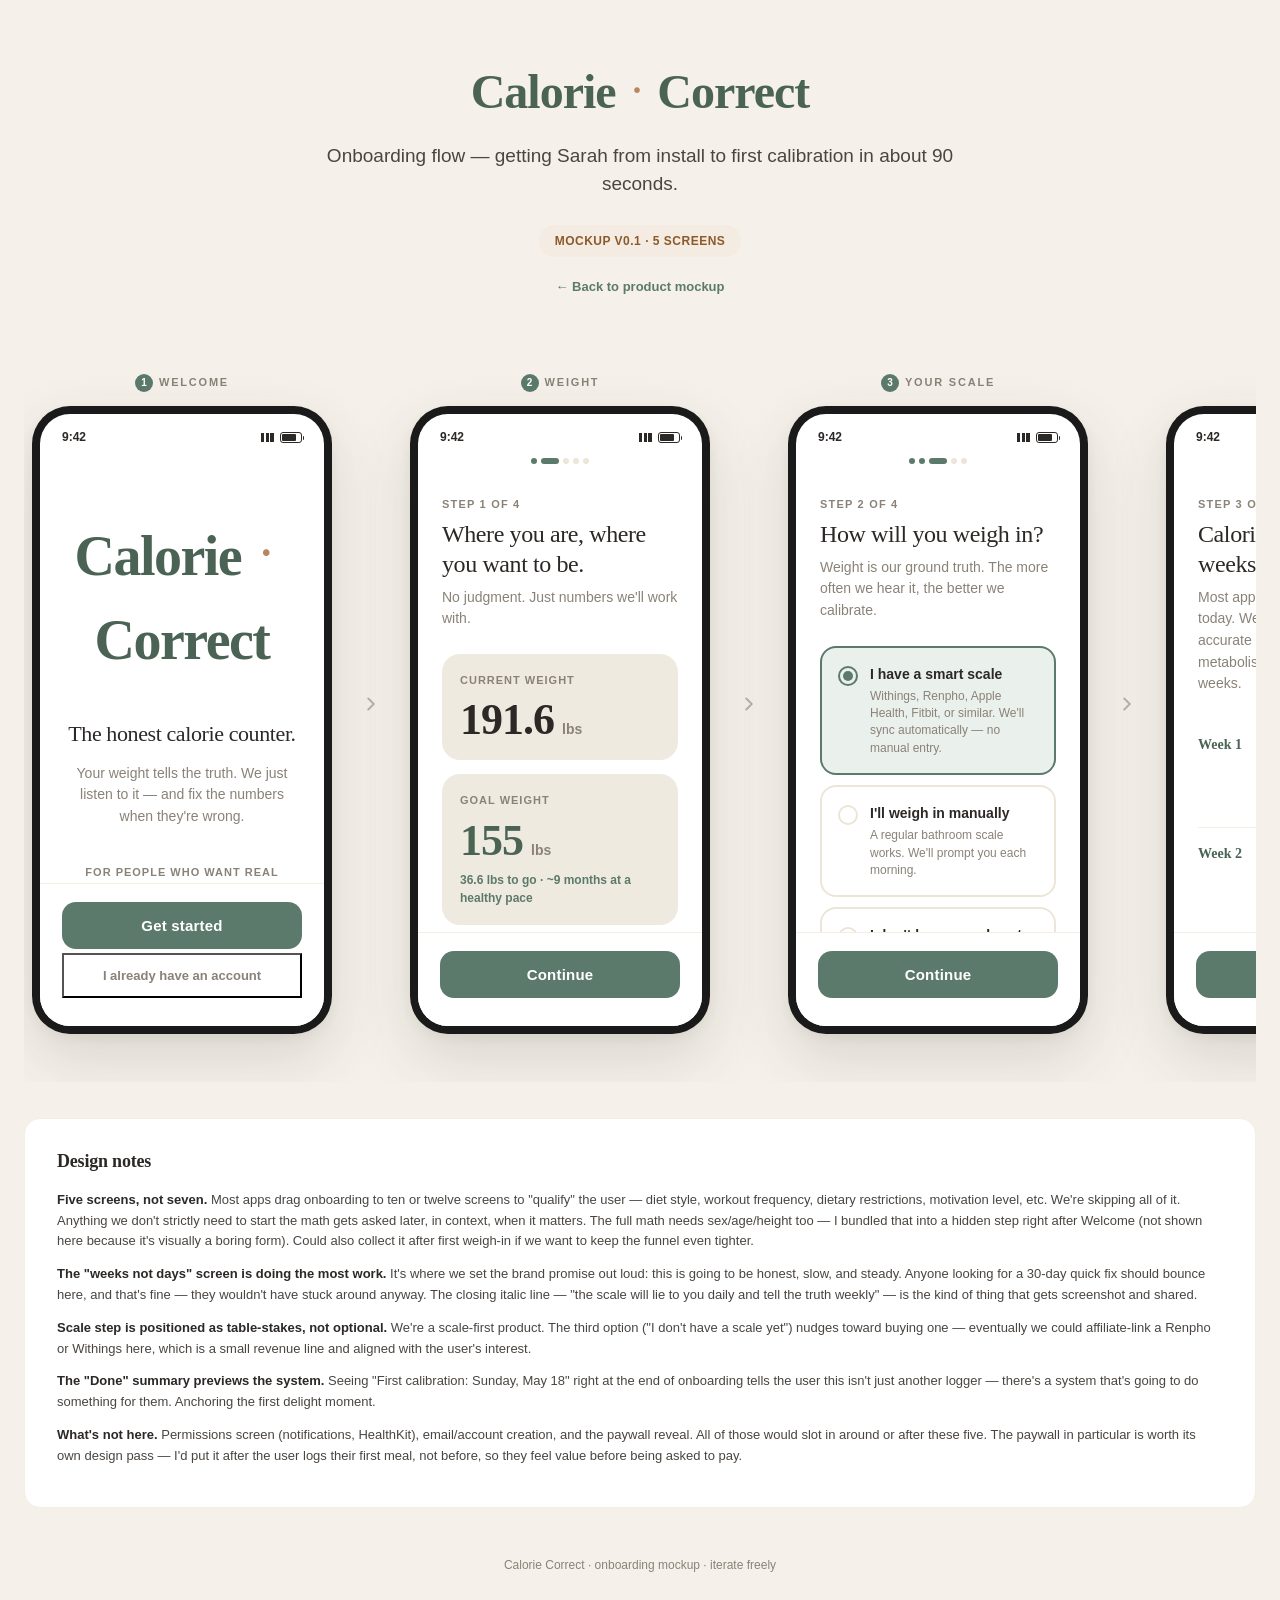
<file: onboarding.html>
<!DOCTYPE html>
<html lang="en">
<head>
<meta charset="UTF-8">
<meta name="viewport" content="width=device-width, initial-scale=1.0">
<title>Calorie Correct — Onboarding Mockup</title>
<style>
  :root {
    --bg: #F5F1EA;
    --bg-soft: #EFEAE0;
    --card: #FFFFFF;
    --primary: #5C7A6B;
    --primary-dark: #4A6354;
    --primary-soft: #EAF0EC;
    --accent: #B8855E;
    --accent-soft: #F4ECE2;
    --text: #2C2826;
    --text-soft: #4A4540;
    --muted: #8A8278;
    --border: #ECE5D8;
    --border-soft: #F4EEE3;
    --warning-bg: #F8EEDF;
    --warning-text: #8B5A2B;
  }

  * { box-sizing: border-box; margin: 0; padding: 0; }
  html, body { background: var(--bg); }
  body {
    font-family: -apple-system, BlinkMacSystemFont, 'Inter', 'Segoe UI', sans-serif;
    color: var(--text);
    line-height: 1.5;
    padding: 56px 24px 80px;
    -webkit-font-smoothing: antialiased;
  }
  .container { max-width: 1500px; margin: 0 auto; }

  .brand-header { text-align: center; margin-bottom: 56px; }
  .logo {
    font-family: 'Georgia', 'Iowan Old Style', serif;
    font-size: 48px;
    font-weight: 700;
    color: var(--primary-dark);
    letter-spacing: -1px;
  }
  .logo-dot { color: var(--accent); }
  .logo-sep { color: var(--accent); font-weight: 400; margin: 0 0.32em; display: inline-block; transform: translateY(-0.05em); }
  .welcome-sep { color: var(--accent); font-weight: 400; margin: 0 0.32em; display: inline-block; transform: translateY(-0.05em); }
  .tagline {
    font-size: 19px;
    color: var(--text-soft);
    margin-top: 14px;
    max-width: 640px;
    margin: 14px auto 0;
    line-height: 1.45;
  }
  .positioning {
    display: inline-block;
    margin-top: 28px;
    padding: 7px 16px;
    background: var(--accent-soft);
    color: var(--warning-text);
    border-radius: 100px;
    font-size: 12px;
    font-weight: 600;
    letter-spacing: 0.5px;
    text-transform: uppercase;
  }
  .back-link {
    display: inline-block;
    margin-top: 20px;
    font-size: 13px;
    color: var(--primary);
    text-decoration: none;
    font-weight: 600;
  }

  /* Phones row */
  .phones-row {
    display: flex;
    gap: 28px;
    overflow-x: auto;
    padding: 20px 8px 48px;
    scroll-snap-type: x mandatory;
    align-items: center;
  }
  .phones-row::-webkit-scrollbar { height: 8px; }
  .phones-row::-webkit-scrollbar-thumb { background: var(--border); border-radius: 4px; }

  .phone-wrap {
    flex-shrink: 0;
    scroll-snap-align: center;
    display: flex;
    flex-direction: column;
    align-items: center;
  }
  .step-label {
    font-size: 11px;
    color: var(--muted);
    text-transform: uppercase;
    letter-spacing: 1.8px;
    margin-bottom: 14px;
    font-weight: 700;
  }
  .step-label .num {
    display: inline-block;
    width: 18px; height: 18px;
    background: var(--primary);
    color: white;
    border-radius: 50%;
    text-align: center;
    line-height: 18px;
    margin-right: 6px;
    font-size: 10px;
    letter-spacing: 0;
  }

  .arrow {
    flex-shrink: 0;
    width: 22px; height: 22px;
    color: var(--muted);
    opacity: 0.6;
  }
  .arrow svg { width: 100%; height: 100%; stroke: currentColor; fill: none; stroke-width: 2; stroke-linecap: round; stroke-linejoin: round; }

  .phone {
    width: 300px;
    background: #1a1a1a;
    border-radius: 38px;
    padding: 8px;
    box-shadow: 0 24px 60px rgba(60, 50, 40, 0.14), 0 4px 12px rgba(60, 50, 40, 0.06);
    transition: transform 0.25s ease;
  }
  .phone:hover { transform: translateY(-4px); }
  .phone-screen {
    background: var(--card);
    border-radius: 30px;
    overflow: hidden;
    height: 612px;
    position: relative;
    display: flex;
    flex-direction: column;
  }
  .status-bar {
    display: flex;
    justify-content: space-between;
    align-items: center;
    padding: 14px 22px 4px;
    font-size: 12px;
    font-weight: 700;
    color: var(--text);
  }
  .status-bar .icons { display: flex; gap: 5px; align-items: center; }
  .signal { width: 14px; height: 9px; background: var(--text); -webkit-mask: linear-gradient(to right, var(--text) 25%, transparent 25% 33%, var(--text) 33% 58%, transparent 58% 66%, var(--text) 66% 91%, transparent 91% 100%); mask: linear-gradient(to right, var(--text) 25%, transparent 25% 33%, var(--text) 33% 58%, transparent 58% 66%, var(--text) 66% 91%, transparent 91% 100%); }
  .battery { width: 22px; height: 11px; border: 1.2px solid var(--text); border-radius: 3px; position: relative; padding: 1px; }
  .battery::after { content: ''; position: absolute; right: -3px; top: 3px; width: 1.5px; height: 4px; background: var(--text); border-radius: 0 1px 1px 0; }
  .battery-fill { height: 100%; width: 80%; background: var(--text); border-radius: 1px; }

  .app {
    flex: 1;
    overflow-y: auto;
    padding: 24px 24px 24px;
    display: flex;
    flex-direction: column;
  }

  /* Progress dots */
  .progress {
    display: flex;
    gap: 4px;
    justify-content: center;
    padding-top: 8px;
    padding-bottom: 8px;
  }
  .dot { width: 6px; height: 6px; background: var(--border); border-radius: 50%; }
  .dot.done { background: var(--primary); }
  .dot.current { background: var(--primary); width: 18px; border-radius: 100px; }

  /* Bottom CTA bar */
  .cta-bar {
    padding: 18px 22px 28px;
    background: var(--card);
    border-top: 1px solid var(--border-soft);
  }
  .btn-primary {
    width: 100%;
    padding: 15px;
    background: var(--primary);
    color: white;
    border-radius: 14px;
    font-size: 15px;
    font-weight: 700;
    text-align: center;
    border: none;
    letter-spacing: 0.2px;
  }
  .btn-secondary {
    width: 100%;
    padding: 13px;
    background: transparent;
    color: var(--muted);
    text-align: center;
    font-size: 13px;
    font-weight: 600;
    margin-top: 4px;
  }

  /* === Screen 1: Welcome === */
  .welcome-hero {
    flex: 1;
    display: flex;
    flex-direction: column;
    justify-content: center;
    align-items: center;
    text-align: center;
    padding-top: 40px;
  }
  .welcome-mark {
    font-family: 'Georgia', serif;
    font-size: 56px;
    font-weight: 700;
    color: var(--primary-dark);
    letter-spacing: -1.5px;
    margin-bottom: 6px;
  }
  .welcome-mark .dot-accent { color: var(--accent); }
  .welcome-tagline {
    font-family: 'Georgia', serif;
    font-size: 22px;
    color: var(--text);
    line-height: 1.3;
    margin: 32px 0 14px;
    letter-spacing: -0.4px;
    max-width: 240px;
  }
  .welcome-sub {
    font-size: 14px;
    color: var(--muted);
    max-width: 240px;
    line-height: 1.55;
  }
  .welcome-stat {
    margin-top: 36px;
    font-size: 11px;
    color: var(--muted);
    text-transform: uppercase;
    letter-spacing: 1px;
    font-weight: 600;
  }

  /* === Generic onboarding screens === */
  .ob-eyebrow {
    font-size: 11px;
    color: var(--muted);
    text-transform: uppercase;
    letter-spacing: 1.2px;
    font-weight: 700;
    margin-bottom: 6px;
  }
  .ob-h1 {
    font-family: 'Georgia', serif;
    font-size: 24px;
    color: var(--text);
    letter-spacing: -0.4px;
    line-height: 1.25;
    margin-bottom: 8px;
  }
  .ob-sub {
    font-size: 14px;
    color: var(--muted);
    line-height: 1.55;
    margin-bottom: 24px;
  }

  /* === Screen 2: Weight === */
  .weight-card {
    background: var(--bg-soft);
    border-radius: 18px;
    padding: 18px 18px;
    margin-bottom: 14px;
  }
  .weight-card-label {
    font-size: 11px;
    color: var(--muted);
    text-transform: uppercase;
    letter-spacing: 1px;
    font-weight: 700;
    margin-bottom: 10px;
  }
  .weight-input {
    display: flex;
    align-items: baseline;
    gap: 8px;
  }
  .weight-num {
    font-family: 'Georgia', serif;
    font-size: 44px;
    font-weight: 700;
    color: var(--text);
    letter-spacing: -1px;
    line-height: 1;
  }
  .weight-unit {
    font-size: 14px;
    color: var(--muted);
    font-weight: 600;
  }
  .weight-card.goal .weight-num { color: var(--primary-dark); }
  .weight-card.goal .delta {
    margin-top: 8px;
    font-size: 12px;
    color: var(--primary);
    font-weight: 600;
  }
  .weight-privacy {
    margin-top: 6px;
    font-size: 11.5px;
    color: var(--muted);
    line-height: 1.5;
    font-style: italic;
  }

  /* === Screen 3: Scale === */
  .scale-option {
    border: 2px solid var(--border);
    border-radius: 16px;
    padding: 16px 16px;
    margin-bottom: 10px;
    background: white;
    display: flex;
    align-items: flex-start;
    gap: 12px;
  }
  .scale-option.selected {
    border-color: var(--primary);
    background: var(--primary-soft);
  }
  .scale-radio {
    flex-shrink: 0;
    width: 20px;
    height: 20px;
    border: 2px solid var(--border);
    border-radius: 50%;
    margin-top: 2px;
    display: flex;
    align-items: center;
    justify-content: center;
  }
  .scale-option.selected .scale-radio {
    border-color: var(--primary);
  }
  .scale-radio-inner {
    display: none;
    width: 10px;
    height: 10px;
    background: var(--primary);
    border-radius: 50%;
  }
  .scale-option.selected .scale-radio-inner { display: block; }
  .scale-option-h {
    font-size: 14px;
    color: var(--text);
    font-weight: 700;
    margin-bottom: 3px;
  }
  .scale-option-body {
    font-size: 12px;
    color: var(--muted);
    line-height: 1.45;
  }
  .reassurance-callout {
    margin-top: 16px;
    padding: 14px 16px;
    background: var(--accent-soft);
    border-radius: 14px;
    font-size: 12.5px;
    color: var(--warning-text);
    line-height: 1.55;
  }
  .reassurance-callout strong { font-weight: 700; }

  /* === Screen 4: Expectations === */
  .timeline-item {
    display: flex;
    gap: 14px;
    align-items: flex-start;
    padding: 14px 0;
    border-bottom: 1px solid var(--border-soft);
  }
  .timeline-item:last-child { border-bottom: none; }
  .timeline-week {
    flex-shrink: 0;
    width: 60px;
    font-family: 'Georgia', serif;
    font-size: 14px;
    font-weight: 700;
    color: var(--primary-dark);
    padding-top: 1px;
  }
  .timeline-body {
    flex: 1;
  }
  .timeline-title {
    font-size: 13.5px;
    color: var(--text);
    font-weight: 700;
    margin-bottom: 3px;
  }
  .timeline-desc {
    font-size: 12.5px;
    color: var(--muted);
    line-height: 1.5;
  }
  .closing-promise {
    margin-top: 22px;
    padding: 16px 18px;
    background: var(--bg-soft);
    border-left: 3px solid var(--primary);
    border-radius: 0 12px 12px 0;
    font-family: 'Georgia', serif;
    font-size: 14px;
    color: var(--text);
    line-height: 1.55;
    font-style: italic;
  }

  /* === Screen 5: Done === */
  .done-hero {
    flex: 1;
    display: flex;
    flex-direction: column;
    justify-content: center;
    align-items: center;
    text-align: center;
    padding: 30px 0;
  }
  .done-check {
    width: 64px;
    height: 64px;
    background: var(--primary-soft);
    color: var(--primary);
    border-radius: 50%;
    display: flex;
    align-items: center;
    justify-content: center;
    margin-bottom: 22px;
  }
  .done-check svg { width: 30px; height: 30px; stroke: currentColor; fill: none; stroke-width: 2.5; stroke-linecap: round; stroke-linejoin: round; }
  .done-h1 {
    font-family: 'Georgia', serif;
    font-size: 28px;
    color: var(--text);
    letter-spacing: -0.5px;
    margin-bottom: 10px;
  }
  .done-sub {
    font-size: 14.5px;
    color: var(--muted);
    line-height: 1.55;
    max-width: 240px;
    margin-bottom: 28px;
  }
  .done-summary {
    width: 100%;
    background: var(--bg-soft);
    border-radius: 14px;
    padding: 14px 16px;
    text-align: left;
  }
  .done-summary-row {
    display: flex;
    justify-content: space-between;
    padding: 6px 0;
    font-size: 12.5px;
  }
  .done-summary-row .lbl { color: var(--muted); }
  .done-summary-row .val { color: var(--text); font-weight: 700; font-family: 'Georgia', serif; }

  /* --- Below the phones --- */
  .design-notes {
    margin-top: 36px;
    padding: 28px 32px;
    background: var(--card);
    border-radius: 16px;
    font-size: 13px;
    color: var(--text-soft);
    line-height: 1.6;
    border: 1px solid var(--border-soft);
  }
  .design-notes h3 {
    font-family: 'Georgia', serif;
    font-size: 18px;
    color: var(--text);
    margin-bottom: 14px;
    letter-spacing: -0.2px;
  }
  .design-notes p { margin-bottom: 12px; }
  .design-notes p strong { color: var(--text); }

  .footer { text-align: center; margin-top: 48px; font-size: 12px; color: var(--muted); }

  @media (max-width: 720px) {
    body { padding: 32px 12px 40px; }
    .logo { font-size: 38px; }
    .tagline { font-size: 16px; }
    .arrow { display: none; }
  }
</style>
</head>
<body>
<div class="container">

  <!-- Brand header -->
  <div class="brand-header">
    <div class="logo">Calorie<span class="logo-sep">·</span>Correct</div>
    <div class="tagline">Onboarding flow — getting Sarah from install to first calibration in about 90 seconds.</div>
    <div class="positioning">Mockup v0.1 · 5 screens</div>
    <br>
    <a class="back-link" href="mockup.html">← Back to product mockup</a>
  </div>

  <!-- Phones row -->
  <div class="phones-row">

    <!-- ===================================== -->
    <!-- Step 1: Welcome -->
    <!-- ===================================== -->
    <div class="phone-wrap">
      <div class="step-label"><span class="num">1</span>Welcome</div>
      <div class="phone">
        <div class="phone-screen">
          <div class="status-bar">
            <span>9:42</span>
            <span class="icons">
              <span class="signal"></span>
              <span class="battery"><div class="battery-fill"></div></span>
            </span>
          </div>
          <div class="app">
            <div class="welcome-hero">
              <div class="welcome-mark">Calorie<span class="welcome-sep">·</span>Correct</div>
              <div class="welcome-tagline">The honest calorie counter.</div>
              <div class="welcome-sub">Your weight tells the truth. We just listen to it — and fix the numbers when they're wrong.</div>
              <div class="welcome-stat">For people who want real results</div>
            </div>
          </div>
          <div class="cta-bar">
            <button class="btn-primary">Get started</button>
            <button class="btn-secondary">I already have an account</button>
          </div>
        </div>
      </div>
    </div>

    <div class="arrow"><svg viewBox="0 0 24 24"><polyline points="9 6 15 12 9 18"/></svg></div>

    <!-- ===================================== -->
    <!-- Step 2: Weight (current + goal) -->
    <!-- ===================================== -->
    <div class="phone-wrap">
      <div class="step-label"><span class="num">2</span>Weight</div>
      <div class="phone">
        <div class="phone-screen">
          <div class="status-bar">
            <span>9:42</span>
            <span class="icons">
              <span class="signal"></span>
              <span class="battery"><div class="battery-fill"></div></span>
            </span>
          </div>
          <div class="progress">
            <div class="dot done"></div>
            <div class="dot current"></div>
            <div class="dot"></div>
            <div class="dot"></div>
            <div class="dot"></div>
          </div>
          <div class="app">
            <div class="ob-eyebrow">STEP 1 OF 4</div>
            <div class="ob-h1">Where you are, where you want to be.</div>
            <div class="ob-sub">No judgment. Just numbers we'll work with.</div>

            <div class="weight-card">
              <div class="weight-card-label">Current weight</div>
              <div class="weight-input">
                <span class="weight-num">191.6</span>
                <span class="weight-unit">lbs</span>
              </div>
            </div>

            <div class="weight-card goal">
              <div class="weight-card-label">Goal weight</div>
              <div class="weight-input">
                <span class="weight-num">155</span>
                <span class="weight-unit">lbs</span>
              </div>
              <div class="delta">36.6 lbs to go · ~9 months at a healthy pace</div>
            </div>

            <div class="weight-privacy">Stays on your device. Never shared, never sold, never used to sell you anything.</div>
          </div>
          <div class="cta-bar">
            <button class="btn-primary">Continue</button>
          </div>
        </div>
      </div>
    </div>

    <div class="arrow"><svg viewBox="0 0 24 24"><polyline points="9 6 15 12 9 18"/></svg></div>

    <!-- ===================================== -->
    <!-- Step 3: Scale / weighing approach -->
    <!-- ===================================== -->
    <div class="phone-wrap">
      <div class="step-label"><span class="num">3</span>Your scale</div>
      <div class="phone">
        <div class="phone-screen">
          <div class="status-bar">
            <span>9:42</span>
            <span class="icons">
              <span class="signal"></span>
              <span class="battery"><div class="battery-fill"></div></span>
            </span>
          </div>
          <div class="progress">
            <div class="dot done"></div>
            <div class="dot done"></div>
            <div class="dot current"></div>
            <div class="dot"></div>
            <div class="dot"></div>
          </div>
          <div class="app">
            <div class="ob-eyebrow">STEP 2 OF 4</div>
            <div class="ob-h1">How will you weigh in?</div>
            <div class="ob-sub">Weight is our ground truth. The more often we hear it, the better we calibrate.</div>

            <div class="scale-option selected">
              <div class="scale-radio"><div class="scale-radio-inner"></div></div>
              <div>
                <div class="scale-option-h">I have a smart scale</div>
                <div class="scale-option-body">Withings, Renpho, Apple Health, Fitbit, or similar. We'll sync automatically — no manual entry.</div>
              </div>
            </div>

            <div class="scale-option">
              <div class="scale-radio"><div class="scale-radio-inner"></div></div>
              <div>
                <div class="scale-option-h">I'll weigh in manually</div>
                <div class="scale-option-body">A regular bathroom scale works. We'll prompt you each morning.</div>
              </div>
            </div>

            <div class="scale-option">
              <div class="scale-radio"><div class="scale-radio-inner"></div></div>
              <div>
                <div class="scale-option-h">I don't have a scale yet</div>
                <div class="scale-option-body">No problem — we'll send you a link to one we recommend. Until then, the app works on logged data alone.</div>
              </div>
            </div>

            <div class="reassurance-callout">
              <strong>Daily fluctuations are normal.</strong> Water, sodium, hormones — your weight can swing 2–4 lbs day-to-day for reasons that have nothing to do with fat. We smooth it all out.
            </div>
          </div>
          <div class="cta-bar">
            <button class="btn-primary">Continue</button>
          </div>
        </div>
      </div>
    </div>

    <div class="arrow"><svg viewBox="0 0 24 24"><polyline points="9 6 15 12 9 18"/></svg></div>

    <!-- ===================================== -->
    <!-- Step 4: What to expect / The promise -->
    <!-- ===================================== -->
    <div class="phone-wrap">
      <div class="step-label"><span class="num">4</span>The promise</div>
      <div class="phone">
        <div class="phone-screen">
          <div class="status-bar">
            <span>9:42</span>
            <span class="icons">
              <span class="signal"></span>
              <span class="battery"><div class="battery-fill"></div></span>
            </span>
          </div>
          <div class="progress">
            <div class="dot done"></div>
            <div class="dot done"></div>
            <div class="dot done"></div>
            <div class="dot current"></div>
            <div class="dot"></div>
          </div>
          <div class="app">
            <div class="ob-eyebrow">STEP 3 OF 4 · WHAT TO EXPECT</div>
            <div class="ob-h1">Calorie Correct works on weeks, not days.</div>
            <div class="ob-sub">Most apps want you obsessed with today. We're building the most accurate picture of your real metabolism — and that takes a few weeks.</div>

            <div class="timeline-item">
              <div class="timeline-week">Week 1</div>
              <div class="timeline-body">
                <div class="timeline-title">Get used to logging.</div>
                <div class="timeline-desc">Don't worry about being perfect. Just tell us roughly what you ate.</div>
              </div>
            </div>
            <div class="timeline-item">
              <div class="timeline-week">Week 2</div>
              <div class="timeline-body">
                <div class="timeline-title">We start calibrating to you.</div>
                <div class="timeline-desc">First Sunday insight: how your real intake compares to what you logged.</div>
              </div>
            </div>
            <div class="timeline-item">
              <div class="timeline-week">Weeks 3–4</div>
              <div class="timeline-body">
                <div class="timeline-title">Your numbers dial in.</div>
                <div class="timeline-desc">Your daily target adjusts to your actual metabolism — not a textbook estimate.</div>
              </div>
            </div>
            <div class="timeline-item">
              <div class="timeline-week">Beyond</div>
              <div class="timeline-body">
                <div class="timeline-title">Steady, honest progress.</div>
                <div class="timeline-desc">No drama. No gimmicks. Just the math, done well.</div>
              </div>
            </div>

            <div class="closing-promise">
              "The scale will lie to you daily and tell you the truth weekly. We work on the truth."
            </div>
          </div>
          <div class="cta-bar">
            <button class="btn-primary">I'm in</button>
          </div>
        </div>
      </div>
    </div>

    <div class="arrow"><svg viewBox="0 0 24 24"><polyline points="9 6 15 12 9 18"/></svg></div>

    <!-- ===================================== -->
    <!-- Step 5: Done -->
    <!-- ===================================== -->
    <div class="phone-wrap">
      <div class="step-label"><span class="num">5</span>You're set</div>
      <div class="phone">
        <div class="phone-screen">
          <div class="status-bar">
            <span>9:42</span>
            <span class="icons">
              <span class="signal"></span>
              <span class="battery"><div class="battery-fill"></div></span>
            </span>
          </div>
          <div class="progress">
            <div class="dot done"></div>
            <div class="dot done"></div>
            <div class="dot done"></div>
            <div class="dot done"></div>
            <div class="dot current"></div>
          </div>
          <div class="app">
            <div class="done-hero">
              <div class="done-check">
                <svg viewBox="0 0 24 24"><polyline points="5 13 10 18 20 7"/></svg>
              </div>
              <div class="done-h1">You're set up.</div>
              <div class="done-sub">Want to log your first meal? It only takes a sentence.</div>

              <div class="done-summary">
                <div class="done-summary-row">
                  <span class="lbl">Starting weight</span>
                  <span class="val">191.6 lb</span>
                </div>
                <div class="done-summary-row">
                  <span class="lbl">Goal weight</span>
                  <span class="val">155 lb</span>
                </div>
                <div class="done-summary-row">
                  <span class="lbl">Starting target</span>
                  <span class="val">1,800 cal/day</span>
                </div>
                <div class="done-summary-row">
                  <span class="lbl">First calibration</span>
                  <span class="val">Sunday, May 18</span>
                </div>
              </div>
            </div>
          </div>
          <div class="cta-bar">
            <button class="btn-primary">Log breakfast</button>
            <button class="btn-secondary">I'll do it later</button>
          </div>
        </div>
      </div>
    </div>

  </div>
  <!-- /phones-row -->

  <!-- Design notes for Seth -->
  <div class="design-notes">
    <h3>Design notes</h3>
    <p><strong>Five screens, not seven.</strong> Most apps drag onboarding to ten or twelve screens to "qualify" the user — diet style, workout frequency, dietary restrictions, motivation level, etc. We're skipping all of it. Anything we don't strictly need to start the math gets asked later, in context, when it matters. The full math needs sex/age/height too — I bundled that into a hidden step right after Welcome (not shown here because it's visually a boring form). Could also collect it after first weigh-in if we want to keep the funnel even tighter.</p>
    <p><strong>The "weeks not days" screen is doing the most work.</strong> It's where we set the brand promise out loud: this is going to be honest, slow, and steady. Anyone looking for a 30-day quick fix should bounce here, and that's fine — they wouldn't have stuck around anyway. The closing italic line — "the scale will lie to you daily and tell the truth weekly" — is the kind of thing that gets screenshot and shared.</p>
    <p><strong>Scale step is positioned as table-stakes, not optional.</strong> We're a scale-first product. The third option ("I don't have a scale yet") nudges toward buying one — eventually we could affiliate-link a Renpho or Withings here, which is a small revenue line and aligned with the user's interest.</p>
    <p><strong>The "Done" summary previews the system.</strong> Seeing "First calibration: Sunday, May 18" right at the end of onboarding tells the user this isn't just another logger — there's a system that's going to do something for them. Anchoring the first delight moment.</p>
    <p><strong>What's not here.</strong> Permissions screen (notifications, HealthKit), email/account creation, and the paywall reveal. All of those would slot in around or after these five. The paywall in particular is worth its own design pass — I'd put it after the user logs their first meal, not before, so they feel value before being asked to pay.</p>
  </div>

  <div class="footer">Calorie Correct · onboarding mockup · iterate freely</div>

</div>
</body>
</html>
</file>
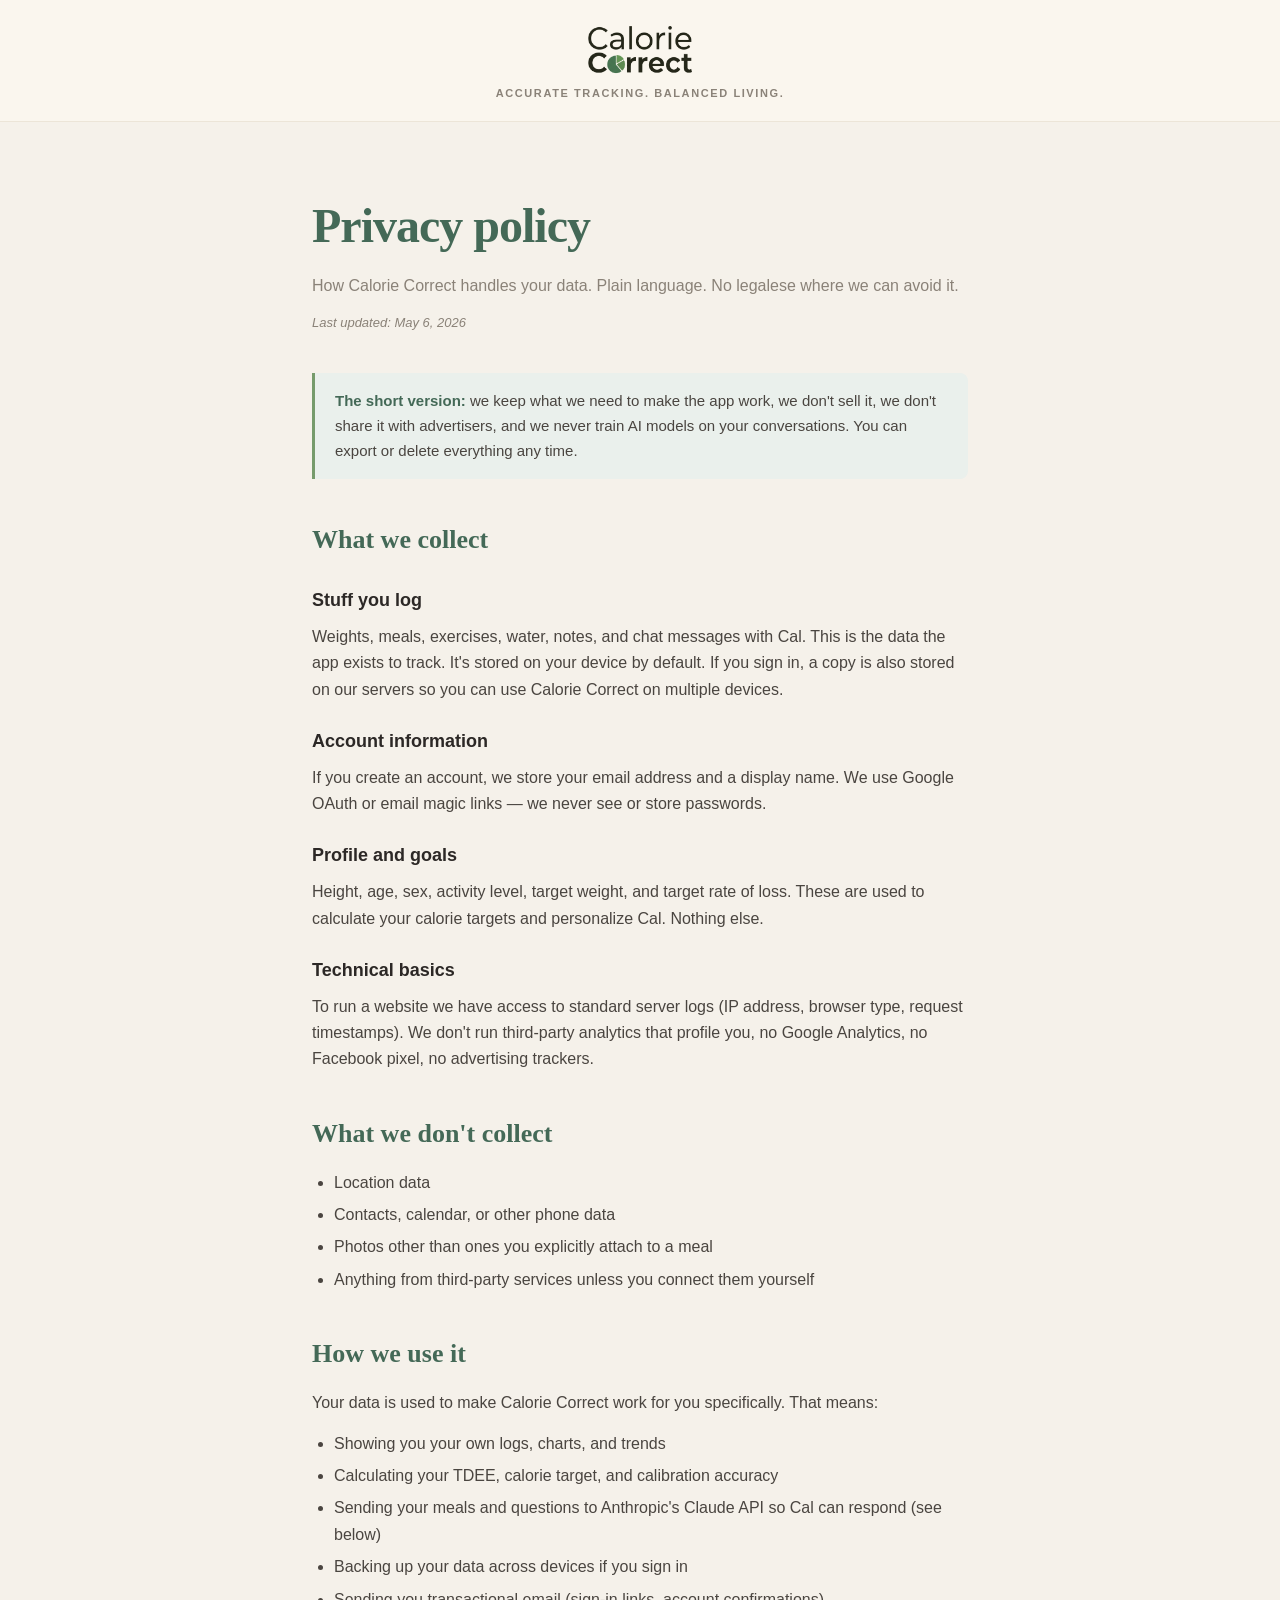
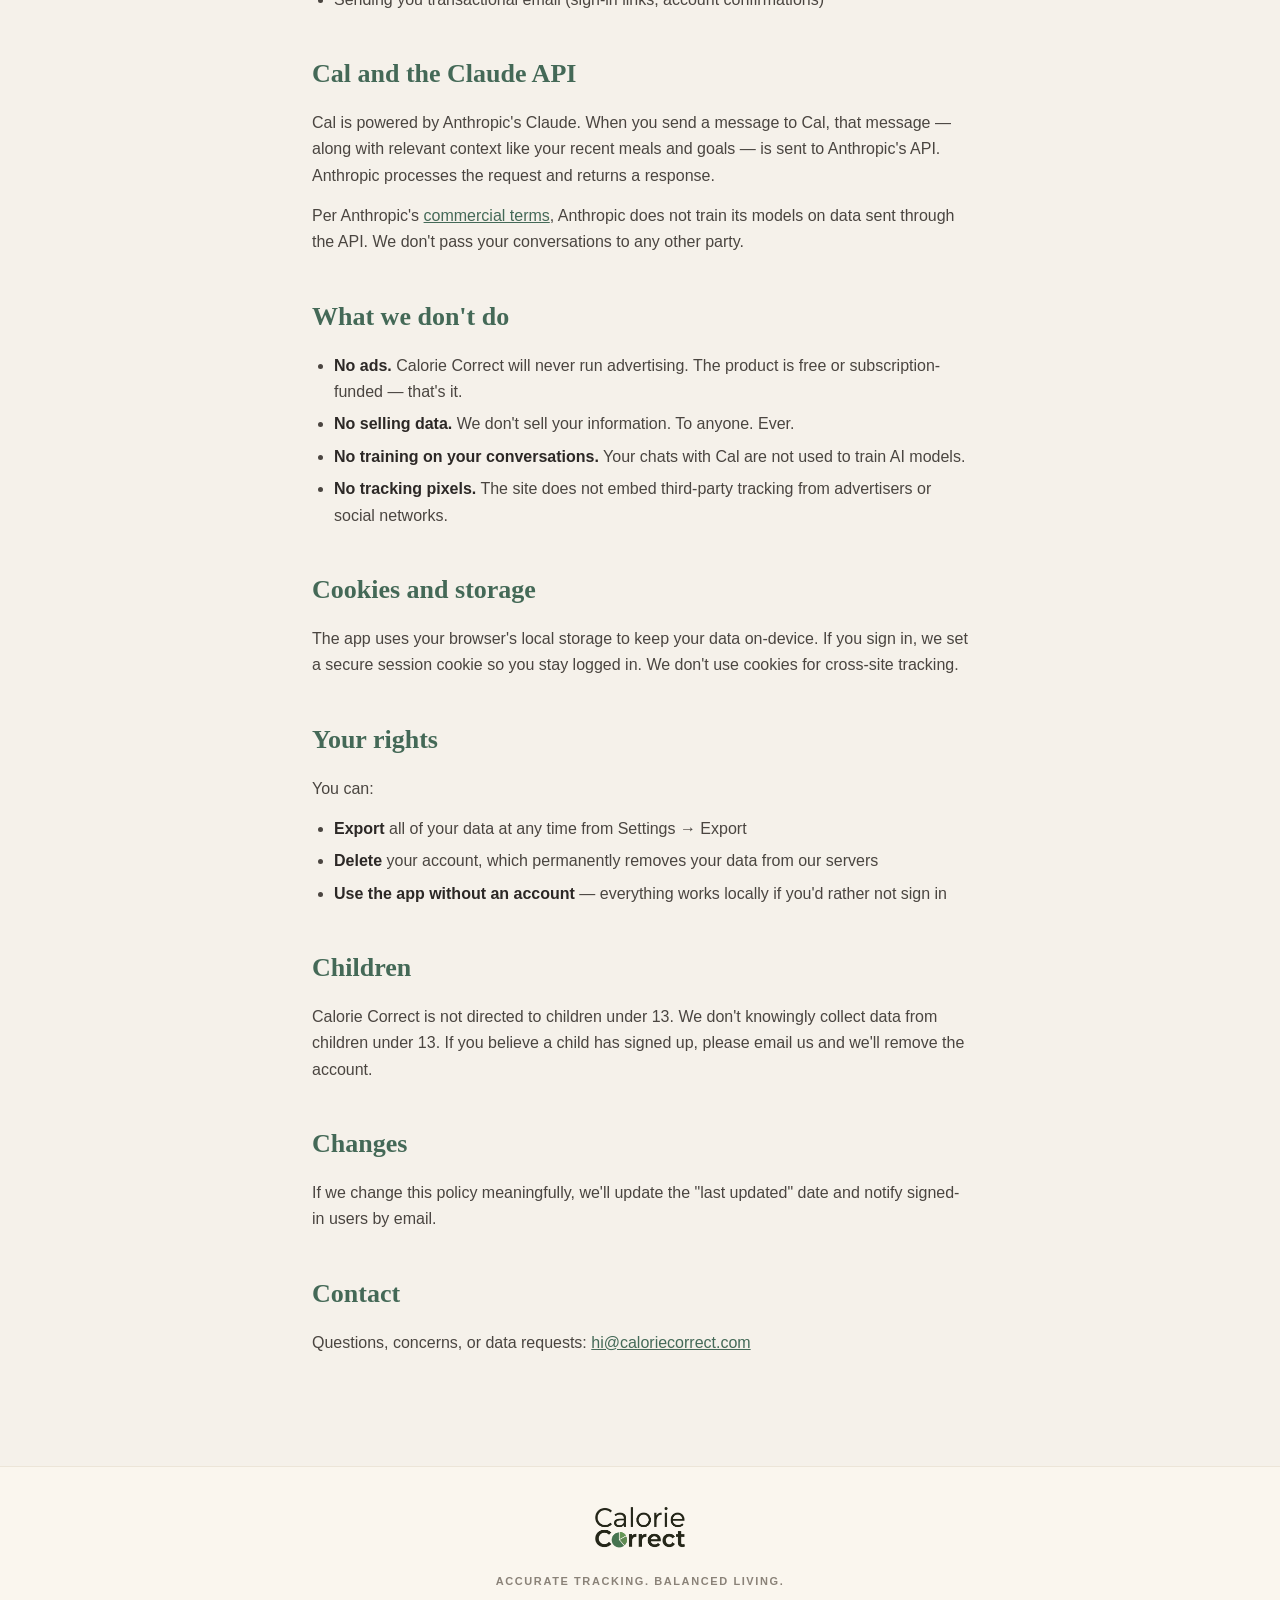
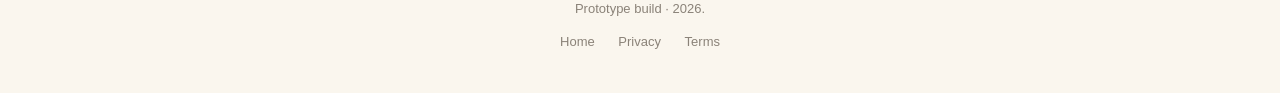
<file: privacy.html>
<!DOCTYPE html>
<html lang="en">
<head>
<meta charset="UTF-8">
<meta name="viewport" content="width=device-width, initial-scale=1.0">
<title>Privacy Policy — Calorie Correct</title>
<meta name="description" content="How Calorie Correct handles your data. Privacy by default — no third-party tracking, no ads, no selling data.">
<link rel="icon" type="image/png" href="favicon.png">
<link rel="apple-touch-icon" href="favicon.png">
<style>
  :root {
    --bg: #F5F1EA;
    --bg-soft: #EFEAE0;
    --bg-warm: #FAF6EE;
    --card: #FFFFFF;
    --primary: #769B6C;
    --primary-dark: #446957;
    --primary-light: #9DBA82;
    --primary-soft: #EAF0EC;
    --accent: #B8855E;
    --text: #2C2826;
    --text-soft: #4A4540;
    --muted: #8A8278;
    --border: #ECE5D8;
    --serif: 'Iowan Old Style', 'Palatino Linotype', Georgia, serif;
    --sans: -apple-system, BlinkMacSystemFont, 'Inter', 'Segoe UI', sans-serif;
  }
  * { box-sizing: border-box; margin: 0; padding: 0; }
  html, body { background: var(--bg); }
  body {
    font-family: var(--sans);
    color: var(--text);
    line-height: 1.65;
    -webkit-font-smoothing: antialiased;
  }
  a { color: var(--primary-dark); text-decoration: underline; }
  a:hover { color: var(--primary); }

  .nav-bar {
    background: var(--bg-warm);
    border-bottom: 1px solid var(--border);
    padding: 26px 32px 22px;
    text-align: center;
    position: sticky;
    top: 0;
    z-index: 50;
  }
  .nav-brand-link {
    display: inline-flex;
    flex-direction: column;
    align-items: center;
    gap: 6px;
    text-decoration: none;
    line-height: 1;
  }
  .nav-logo { height: 56px; width: auto; display: block; }
  .nav-tag {
    font-size: 11px;
    color: var(--muted);
    text-transform: uppercase;
    letter-spacing: 1.6px;
    font-weight: 600;
  }

  main {
    max-width: 720px;
    margin: 0 auto;
    padding: 64px 32px 96px;
  }
  h1 {
    font-family: var(--serif);
    font-size: 48px;
    font-weight: 700;
    color: var(--primary-dark);
    letter-spacing: -1px;
    margin-bottom: 8px;
  }
  .subtitle {
    font-size: 16px;
    color: var(--muted);
    margin-bottom: 12px;
  }
  .updated {
    font-size: 13px;
    color: var(--muted);
    margin-bottom: 40px;
    font-style: italic;
  }
  h2 {
    font-family: var(--serif);
    font-size: 26px;
    font-weight: 700;
    color: var(--primary-dark);
    margin-top: 40px;
    margin-bottom: 14px;
  }
  h3 {
    font-size: 18px;
    font-weight: 600;
    color: var(--text);
    margin-top: 24px;
    margin-bottom: 8px;
  }
  p {
    font-size: 16px;
    color: var(--text-soft);
    margin-bottom: 14px;
  }
  ul { margin: 0 0 16px 22px; }
  li {
    font-size: 16px;
    color: var(--text-soft);
    margin-bottom: 6px;
  }
  strong { color: var(--text); font-weight: 600; }
  .callout {
    background: var(--primary-soft);
    border-left: 3px solid var(--primary);
    padding: 16px 20px;
    border-radius: 0 8px 8px 0;
    margin: 20px 0;
    font-size: 15px;
    color: var(--text-soft);
  }
  .callout strong { color: var(--primary-dark); }

  .footer {
    padding: 40px 32px;
    border-top: 1px solid var(--border);
    text-align: center;
    background: var(--bg-warm);
    font-size: 13px;
    color: var(--muted);
  }
  .footer-logo {
    height: 48px;
    width: auto;
    display: inline-block;
    margin-bottom: 10px;
    object-fit: contain;
  }
  .footer-tag {
    font-size: 11px;
    color: var(--muted);
    text-transform: uppercase;
    letter-spacing: 1.6px;
    font-weight: 600;
    margin-bottom: 8px;
  }
  .footer-links { margin-top: 12px; }
  .footer-links a {
    color: var(--muted);
    text-decoration: none;
    margin: 0 10px;
    font-size: 13px;
  }
  .footer-links a:hover { color: var(--primary-dark); text-decoration: underline; }

  @media (max-width: 700px) {
    main { padding: 40px 22px 64px; }
    h1 { font-size: 36px; }
    h2 { font-size: 22px; margin-top: 32px; }
    h3 { font-size: 17px; }
    p, li { font-size: 15px; }
    .nav-bar { padding: 18px 18px 14px; }
    .nav-logo { height: 48px; }
  }
</style>
</head>
<body>

<nav class="nav-bar">
  <a class="nav-brand-link" href="/">
    <img class="nav-logo" src="cc-logo.png" alt="Calorie Correct" />
    <div class="nav-tag">Accurate Tracking. Balanced Living.</div>
  </a>
</nav>

<main>
  <h1>Privacy policy</h1>
  <p class="subtitle">How Calorie Correct handles your data. Plain language. No legalese where we can avoid it.</p>
  <p class="updated">Last updated: May 6, 2026</p>

  <div class="callout">
    <strong>The short version:</strong> we keep what we need to make the app work, we don't sell it, we don't share it with advertisers, and we never train AI models on your conversations. You can export or delete everything any time.
  </div>

  <h2>What we collect</h2>

  <h3>Stuff you log</h3>
  <p>Weights, meals, exercises, water, notes, and chat messages with Cal. This is the data the app exists to track. It's stored on your device by default. If you sign in, a copy is also stored on our servers so you can use Calorie Correct on multiple devices.</p>

  <h3>Account information</h3>
  <p>If you create an account, we store your email address and a display name. We use Google OAuth or email magic links — we never see or store passwords.</p>

  <h3>Profile and goals</h3>
  <p>Height, age, sex, activity level, target weight, and target rate of loss. These are used to calculate your calorie targets and personalize Cal. Nothing else.</p>

  <h3>Technical basics</h3>
  <p>To run a website we have access to standard server logs (IP address, browser type, request timestamps). We don't run third-party analytics that profile you, no Google Analytics, no Facebook pixel, no advertising trackers.</p>

  <h2>What we don't collect</h2>
  <ul>
    <li>Location data</li>
    <li>Contacts, calendar, or other phone data</li>
    <li>Photos other than ones you explicitly attach to a meal</li>
    <li>Anything from third-party services unless you connect them yourself</li>
  </ul>

  <h2>How we use it</h2>
  <p>Your data is used to make Calorie Correct work for you specifically. That means:</p>
  <ul>
    <li>Showing you your own logs, charts, and trends</li>
    <li>Calculating your TDEE, calorie target, and calibration accuracy</li>
    <li>Sending your meals and questions to Anthropic's Claude API so Cal can respond (see below)</li>
    <li>Backing up your data across devices if you sign in</li>
    <li>Sending you transactional email (sign-in links, account confirmations)</li>
  </ul>

  <h2>Cal and the Claude API</h2>
  <p>Cal is powered by Anthropic's Claude. When you send a message to Cal, that message — along with relevant context like your recent meals and goals — is sent to Anthropic's API. Anthropic processes the request and returns a response.</p>
  <p>Per Anthropic's <a href="https://www.anthropic.com/legal/commercial-terms" target="_blank" rel="noopener">commercial terms</a>, Anthropic does not train its models on data sent through the API. We don't pass your conversations to any other party.</p>

  <h2>What we don't do</h2>
  <ul>
    <li><strong>No ads.</strong> Calorie Correct will never run advertising. The product is free or subscription-funded — that's it.</li>
    <li><strong>No selling data.</strong> We don't sell your information. To anyone. Ever.</li>
    <li><strong>No training on your conversations.</strong> Your chats with Cal are not used to train AI models.</li>
    <li><strong>No tracking pixels.</strong> The site does not embed third-party tracking from advertisers or social networks.</li>
  </ul>

  <h2>Cookies and storage</h2>
  <p>The app uses your browser's local storage to keep your data on-device. If you sign in, we set a secure session cookie so you stay logged in. We don't use cookies for cross-site tracking.</p>

  <h2>Your rights</h2>
  <p>You can:</p>
  <ul>
    <li><strong>Export</strong> all of your data at any time from Settings → Export</li>
    <li><strong>Delete</strong> your account, which permanently removes your data from our servers</li>
    <li><strong>Use the app without an account</strong> — everything works locally if you'd rather not sign in</li>
  </ul>

  <h2>Children</h2>
  <p>Calorie Correct is not directed to children under 13. We don't knowingly collect data from children under 13. If you believe a child has signed up, please email us and we'll remove the account.</p>

  <h2>Changes</h2>
  <p>If we change this policy meaningfully, we'll update the "last updated" date and notify signed-in users by email.</p>

  <h2>Contact</h2>
  <p>Questions, concerns, or data requests: <a href="mailto:hi@caloriecorrect.com">hi@caloriecorrect.com</a></p>
</main>

<footer class="footer">
  <img class="footer-logo" src="cc-logo.png" alt="Calorie Correct" />
  <div class="footer-tag">Accurate Tracking. Balanced Living.</div>
  <div>Prototype build · 2026.</div>
  <div class="footer-links">
    <a href="/">Home</a>
    <a href="privacy.html">Privacy</a>
    <a href="terms.html">Terms</a>
  </div>
</footer>

</body>
</html>
</file>
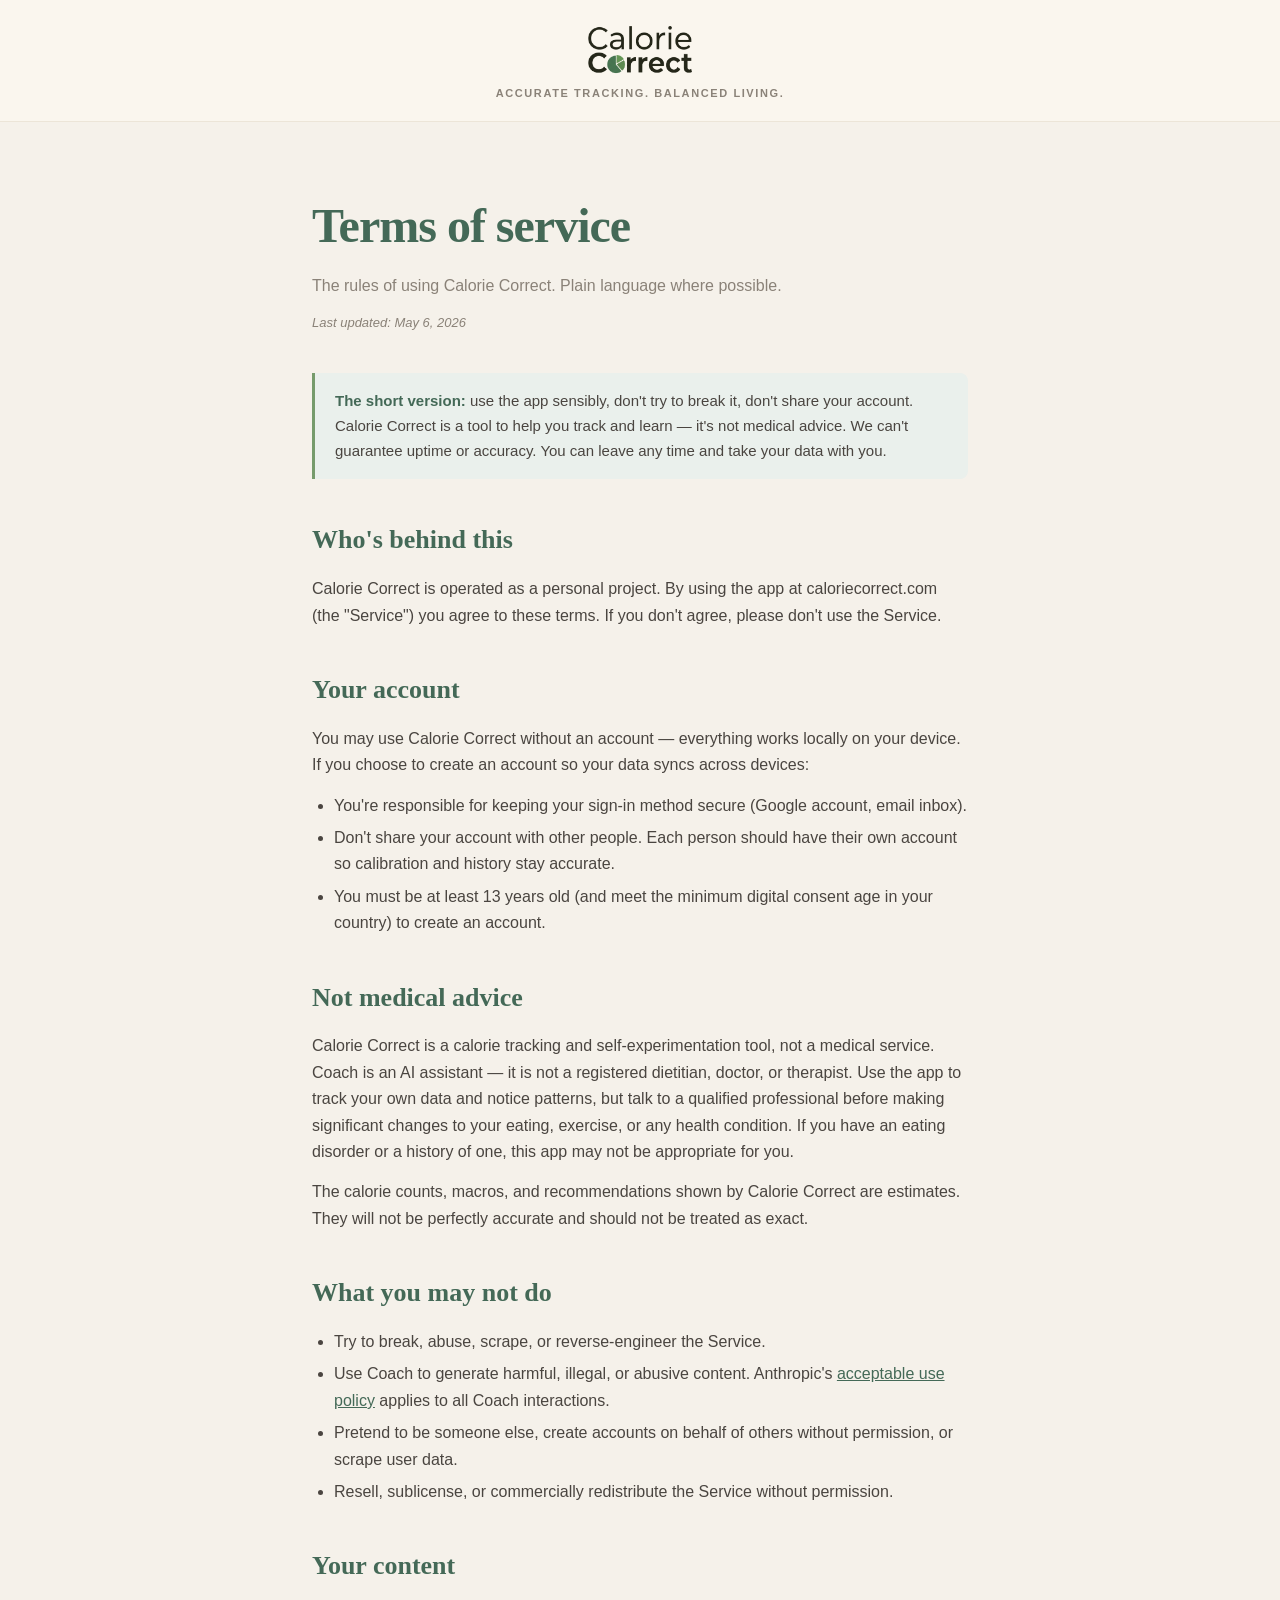
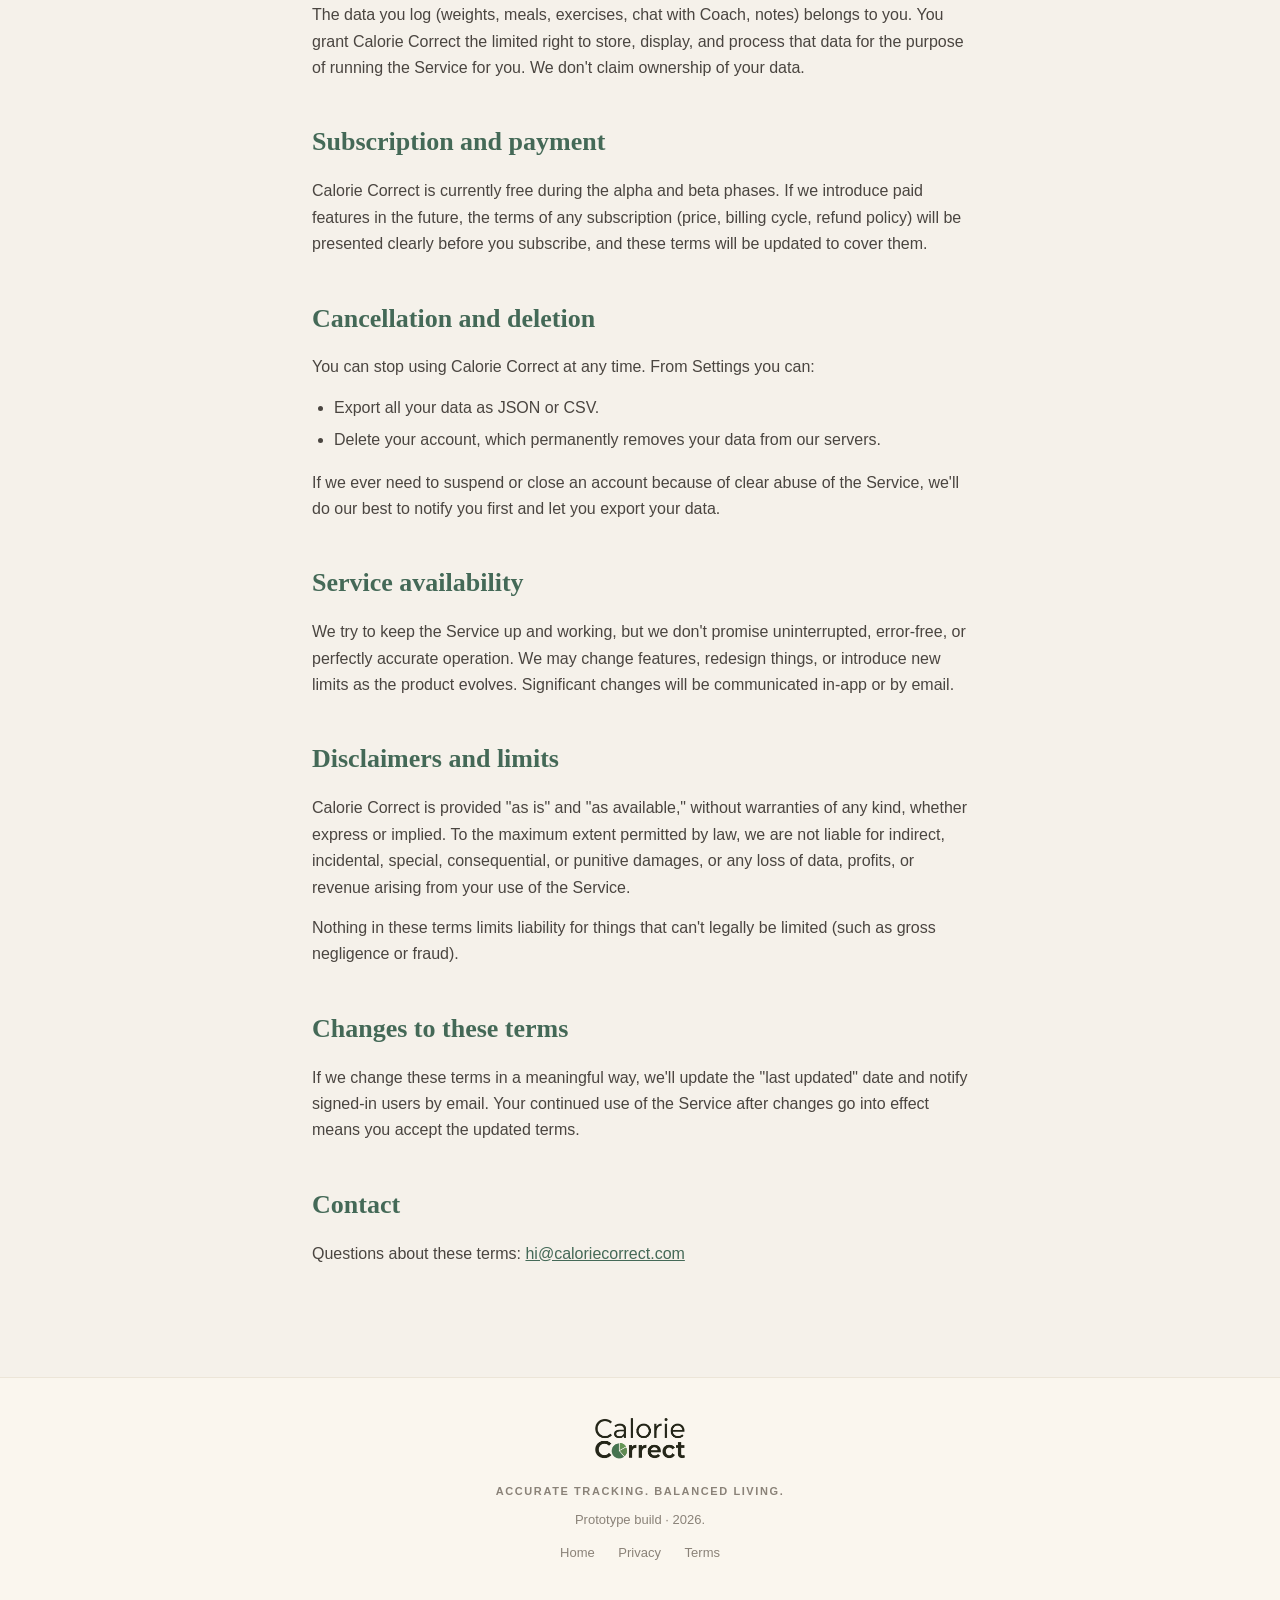
<file: terms.html>
<!DOCTYPE html>
<html lang="en">
<head>
<meta charset="UTF-8">
<meta name="viewport" content="width=device-width, initial-scale=1.0">
<title>Terms of Service — Calorie Correct</title>
<meta name="description" content="The terms of using Calorie Correct. Plain language where possible.">
<link rel="icon" type="image/png" href="favicon.png">
<link rel="apple-touch-icon" href="favicon.png">
<style>
  :root {
    --bg: #F5F1EA;
    --bg-soft: #EFEAE0;
    --bg-warm: #FAF6EE;
    --card: #FFFFFF;
    --primary: #769B6C;
    --primary-dark: #446957;
    --primary-light: #9DBA82;
    --primary-soft: #EAF0EC;
    --accent: #B8855E;
    --text: #2C2826;
    --text-soft: #4A4540;
    --muted: #8A8278;
    --border: #ECE5D8;
    --serif: 'Iowan Old Style', 'Palatino Linotype', Georgia, serif;
    --sans: -apple-system, BlinkMacSystemFont, 'Inter', 'Segoe UI', sans-serif;
  }
  * { box-sizing: border-box; margin: 0; padding: 0; }
  html, body { background: var(--bg); }
  body {
    font-family: var(--sans);
    color: var(--text);
    line-height: 1.65;
    -webkit-font-smoothing: antialiased;
  }
  a { color: var(--primary-dark); text-decoration: underline; }
  a:hover { color: var(--primary); }

  .nav-bar {
    background: var(--bg-warm);
    border-bottom: 1px solid var(--border);
    padding: 26px 32px 22px;
    text-align: center;
    position: sticky;
    top: 0;
    z-index: 50;
  }
  .nav-brand-link {
    display: inline-flex;
    flex-direction: column;
    align-items: center;
    gap: 6px;
    text-decoration: none;
    line-height: 1;
  }
  .nav-logo { height: 56px; width: auto; display: block; }
  .nav-tag {
    font-size: 11px;
    color: var(--muted);
    text-transform: uppercase;
    letter-spacing: 1.6px;
    font-weight: 600;
  }

  main {
    max-width: 720px;
    margin: 0 auto;
    padding: 64px 32px 96px;
  }
  h1 {
    font-family: var(--serif);
    font-size: 48px;
    font-weight: 700;
    color: var(--primary-dark);
    letter-spacing: -1px;
    margin-bottom: 8px;
  }
  .subtitle {
    font-size: 16px;
    color: var(--muted);
    margin-bottom: 12px;
  }
  .updated {
    font-size: 13px;
    color: var(--muted);
    margin-bottom: 40px;
    font-style: italic;
  }
  h2 {
    font-family: var(--serif);
    font-size: 26px;
    font-weight: 700;
    color: var(--primary-dark);
    margin-top: 40px;
    margin-bottom: 14px;
  }
  p {
    font-size: 16px;
    color: var(--text-soft);
    margin-bottom: 14px;
  }
  ul { margin: 0 0 16px 22px; }
  li {
    font-size: 16px;
    color: var(--text-soft);
    margin-bottom: 6px;
  }
  strong { color: var(--text); font-weight: 600; }
  .callout {
    background: var(--primary-soft);
    border-left: 3px solid var(--primary);
    padding: 16px 20px;
    border-radius: 0 8px 8px 0;
    margin: 20px 0;
    font-size: 15px;
    color: var(--text-soft);
  }
  .callout strong { color: var(--primary-dark); }

  .footer {
    padding: 40px 32px;
    border-top: 1px solid var(--border);
    text-align: center;
    background: var(--bg-warm);
    font-size: 13px;
    color: var(--muted);
  }
  .footer-logo {
    height: 48px;
    width: auto;
    display: inline-block;
    margin-bottom: 10px;
    object-fit: contain;
  }
  .footer-tag {
    font-size: 11px;
    color: var(--muted);
    text-transform: uppercase;
    letter-spacing: 1.6px;
    font-weight: 600;
    margin-bottom: 8px;
  }
  .footer-links { margin-top: 12px; }
  .footer-links a {
    color: var(--muted);
    text-decoration: none;
    margin: 0 10px;
    font-size: 13px;
  }
  .footer-links a:hover { color: var(--primary-dark); text-decoration: underline; }

  @media (max-width: 700px) {
    main { padding: 40px 22px 64px; }
    h1 { font-size: 36px; }
    h2 { font-size: 22px; margin-top: 32px; }
    p, li { font-size: 15px; }
    .nav-bar { padding: 18px 18px 14px; }
    .nav-logo { height: 48px; }
  }
</style>
</head>
<body>

<nav class="nav-bar">
  <a class="nav-brand-link" href="/">
    <img class="nav-logo" src="cc-logo.png" alt="Calorie Correct" />
    <div class="nav-tag">Accurate Tracking. Balanced Living.</div>
  </a>
</nav>

<main>
  <h1>Terms of service</h1>
  <p class="subtitle">The rules of using Calorie Correct. Plain language where possible.</p>
  <p class="updated">Last updated: May 6, 2026</p>

  <div class="callout">
    <strong>The short version:</strong> use the app sensibly, don't try to break it, don't share your account. Calorie Correct is a tool to help you track and learn — it's not medical advice. We can't guarantee uptime or accuracy. You can leave any time and take your data with you.
  </div>

  <h2>Who's behind this</h2>
  <p>Calorie Correct is operated as a personal project. By using the app at caloriecorrect.com (the "Service") you agree to these terms. If you don't agree, please don't use the Service.</p>

  <h2>Your account</h2>
  <p>You may use Calorie Correct without an account — everything works locally on your device. If you choose to create an account so your data syncs across devices:</p>
  <ul>
    <li>You're responsible for keeping your sign-in method secure (Google account, email inbox).</li>
    <li>Don't share your account with other people. Each person should have their own account so calibration and history stay accurate.</li>
    <li>You must be at least 13 years old (and meet the minimum digital consent age in your country) to create an account.</li>
  </ul>

  <h2>Not medical advice</h2>
  <p>Calorie Correct is a calorie tracking and self-experimentation tool, not a medical service. Coach is an AI assistant — it is not a registered dietitian, doctor, or therapist. Use the app to track your own data and notice patterns, but talk to a qualified professional before making significant changes to your eating, exercise, or any health condition. If you have an eating disorder or a history of one, this app may not be appropriate for you.</p>
  <p>The calorie counts, macros, and recommendations shown by Calorie Correct are estimates. They will not be perfectly accurate and should not be treated as exact.</p>

  <h2>What you may not do</h2>
  <ul>
    <li>Try to break, abuse, scrape, or reverse-engineer the Service.</li>
    <li>Use Coach to generate harmful, illegal, or abusive content. Anthropic's <a href="https://www.anthropic.com/legal/aup" target="_blank" rel="noopener">acceptable use policy</a> applies to all Coach interactions.</li>
    <li>Pretend to be someone else, create accounts on behalf of others without permission, or scrape user data.</li>
    <li>Resell, sublicense, or commercially redistribute the Service without permission.</li>
  </ul>

  <h2>Your content</h2>
  <p>The data you log (weights, meals, exercises, chat with Coach, notes) belongs to you. You grant Calorie Correct the limited right to store, display, and process that data for the purpose of running the Service for you. We don't claim ownership of your data.</p>

  <h2>Subscription and payment</h2>
  <p>Calorie Correct is currently free during the alpha and beta phases. If we introduce paid features in the future, the terms of any subscription (price, billing cycle, refund policy) will be presented clearly before you subscribe, and these terms will be updated to cover them.</p>

  <h2>Cancellation and deletion</h2>
  <p>You can stop using Calorie Correct at any time. From Settings you can:</p>
  <ul>
    <li>Export all your data as JSON or CSV.</li>
    <li>Delete your account, which permanently removes your data from our servers.</li>
  </ul>
  <p>If we ever need to suspend or close an account because of clear abuse of the Service, we'll do our best to notify you first and let you export your data.</p>

  <h2>Service availability</h2>
  <p>We try to keep the Service up and working, but we don't promise uninterrupted, error-free, or perfectly accurate operation. We may change features, redesign things, or introduce new limits as the product evolves. Significant changes will be communicated in-app or by email.</p>

  <h2>Disclaimers and limits</h2>
  <p>Calorie Correct is provided "as is" and "as available," without warranties of any kind, whether express or implied. To the maximum extent permitted by law, we are not liable for indirect, incidental, special, consequential, or punitive damages, or any loss of data, profits, or revenue arising from your use of the Service.</p>
  <p>Nothing in these terms limits liability for things that can't legally be limited (such as gross negligence or fraud).</p>

  <h2>Changes to these terms</h2>
  <p>If we change these terms in a meaningful way, we'll update the "last updated" date and notify signed-in users by email. Your continued use of the Service after changes go into effect means you accept the updated terms.</p>

  <h2>Contact</h2>
  <p>Questions about these terms: <a href="mailto:hi@caloriecorrect.com">hi@caloriecorrect.com</a></p>
</main>

<footer class="footer">
  <img class="footer-logo" src="cc-logo.png" alt="Calorie Correct" />
  <div class="footer-tag">Accurate Tracking. Balanced Living.</div>
  <div>Prototype build · 2026.</div>
  <div class="footer-links">
    <a href="/">Home</a>
    <a href="privacy.html">Privacy</a>
    <a href="terms.html">Terms</a>
  </div>
</footer>

</body>
</html>
</file>
<file: app/styles.css>
/* ============================================
   Calorie Correct — Stylesheet
   ============================================ */

:root {
  --bg: #F5F1EA;
  --bg-soft: #EFEAE0;
  --bg-warm: #FAF6EE;
  --card: #FFFFFF;
  /* Brand greens — sampled from the Calorie Correct favicon (3-tone pie chart) */
  --primary: #769B6C;          /* medium green (bottom-right slice of favicon) */
  --primary-dark: #446957;     /* darkest green (largest slice of favicon) */
  --primary-light: #9DBA82;    /* lightest green (top-right slice of favicon) */
  --primary-soft: #EAF0EC;     /* near-white sage tint, used for hover/soft fills */
  --primary-softer: #F2F6F3;   /* extra-pale sage tint */
  --accent: #B8855E;
  --accent-soft: #F4ECE2;
  --text: #2C2826;
  --text-soft: #4A4540;
  --muted: #8A8278;
  --muted-soft: #B0A89E;
  --border: #ECE5D8;
  --border-soft: #F4EEE3;
  --warning-bg: #F8EEDF;
  --warning-text: #8B5A2B;
  --danger: #B65D4F;
  /* status colors for stat cards / metrics */
  --status-good: #769B6C;      /* matches new --primary */
  --status-good-bg: #EAF0EC;
  --status-warn: #C9885A;
  --status-warn-bg: #F8EEDF;
  --status-bad: #B65D4F;
  --status-bad-bg: #F8E5E2;
  --status-spike: #8B3F37;
  --status-spike-bg: #F2D8D4;
  --shadow-sm: 0 1px 3px rgba(60, 50, 40, 0.06);
  --shadow-md: 0 4px 12px rgba(60, 50, 40, 0.08);
  --shadow-lg: 0 12px 32px rgba(60, 50, 40, 0.12);
  --radius-sm: 8px;
  --radius-md: 14px;
  --radius-lg: 20px;
  --serif: 'Iowan Old Style', 'Palatino Linotype', Georgia, serif;
  --sans: -apple-system, BlinkMacSystemFont, 'Inter', 'Segoe UI', system-ui, sans-serif;
}

/* === Reset === */
* { box-sizing: border-box; margin: 0; padding: 0; }
button { background: none; border: none; cursor: pointer; font-family: inherit; color: inherit; }
input, textarea { font-family: inherit; font-size: inherit; color: inherit; outline: none; }
a { color: inherit; text-decoration: none; }
ul, ol { list-style: none; }
svg { display: block; }

html, body {
  background: var(--bg);
  color: var(--text);
  font-family: var(--sans);
  line-height: 1.5;
  -webkit-font-smoothing: antialiased;
  height: 100%;
  width: 100%;
  overflow-x: hidden; /* prevent horizontal scroll from any wide element */
  -webkit-text-size-adjust: 100%; /* don't auto-zoom text on iOS landscape */
}

/* === Top brand bar (full width, above layout) === */
.top-bar {
  background: var(--bg-warm);
  border-bottom: 1px solid var(--border);
  padding: calc(26px + env(safe-area-inset-top, 0px)) 32px 22px;
  text-align: center;
}
.top-bar-brand {
  display: inline-flex;
  flex-direction: column;
  align-items: center;
  gap: 6px;
  text-decoration: none;
  line-height: 1;
}
.top-bar .brand-logo {
  height: 64px;
  width: auto;
  display: block;
  max-width: 100%;
  object-fit: contain;
}
/* Legacy text-brand styles kept in case other places still reference them */
.top-bar .brand-name {
  font-family: var(--serif);
  font-size: 34px;
  font-weight: 700;
  color: var(--primary-dark);
  letter-spacing: -0.7px;
  line-height: 1;
}
.top-bar .brand-sep {
  color: var(--accent);
  font-weight: 400;
  margin: 0 0.32em;
  display: inline-block;
  transform: translateY(-0.05em);
}
.top-bar .brand-tag {
  font-size: 11px;
  color: var(--muted);
  text-transform: uppercase;
  letter-spacing: 1.6px;
  margin-top: 6px;
  font-weight: 600;
}

/* === Layout — three columns: profile / Coach+Results / today panel === */
.layout {
  display: grid;
  grid-template-columns: 240px minmax(0, 1fr) 340px;
  min-height: calc(100vh - 100px);
}

/* === Right panel — today's log + macros + date nav === */
.right-panel {
  background: var(--bg-warm);
  border-left: 0.5px solid var(--border);
  padding: 32px 22px 28px;
  position: sticky;
  top: 0;
  height: 100vh;
  overflow-y: auto;
  scrollbar-width: thin;
  scrollbar-color: var(--border) transparent;
}
.right-panel::-webkit-scrollbar { width: 6px; }
.right-panel::-webkit-scrollbar-track { background: transparent; }
.right-panel::-webkit-scrollbar-thumb { background: var(--border); border-radius: 3px; }
.right-panel-content {
  display: flex;
  flex-direction: column;
  gap: 18px;
}

/* === Sidebar === */
.sidebar {
  background: var(--bg-warm);
  border-right: 0.5px solid var(--border);
  padding: 32px 18px 28px;
  display: flex;
  flex-direction: column;
  position: sticky;
  top: 0;
  height: 100vh;
}

.brand {
  padding: 0 10px 28px;
  border-bottom: 1px solid var(--border);
  margin-bottom: 22px;
}
.brand-name {
  font-family: var(--serif);
  font-size: 28px;
  font-weight: 700;
  color: var(--primary-dark);
  letter-spacing: -0.6px;
  line-height: 1;
}
.brand-dot { color: var(--accent); }
.brand-tag {
  font-size: 11px;
  color: var(--muted);
  text-transform: uppercase;
  letter-spacing: 1.2px;
  margin-top: 6px;
  font-weight: 600;
}

/* === Nav === */
.nav { display: flex; flex-direction: column; gap: 3px; }
.nav-item {
  display: flex;
  align-items: center;
  gap: 13px;
  padding: 12px 16px;
  border-radius: var(--radius-sm);
  color: var(--text-soft);
  font-size: 14.5px;
  font-weight: 600;
  text-align: left;
  transition: background 0.15s;
}
.nav-item:hover { background: var(--bg-soft); }
.nav-item.active {
  background: var(--primary-soft);
  color: var(--primary-dark);
}
.nav-icon {
  width: 18px;
  height: 18px;
  stroke: currentColor;
  fill: none;
  stroke-width: 1.8;
  stroke-linecap: round;
  stroke-linejoin: round;
  flex-shrink: 0;
}

/* === Profile button (top of sidebar) === */
.profile-btn {
  width: 100%;
  display: flex;
  align-items: center;
  gap: 12px;
  padding: 14px 14px 12px;
  background: var(--card);
  border: 1px solid var(--border);
  border-radius: var(--radius-md);
  text-align: left;
  cursor: pointer;
  transition: all 0.15s;
  margin-bottom: 12px;
}
.profile-btn:hover {
  background: var(--primary-soft);
  border-color: var(--primary);
}
.profile-btn:hover .profile-arrow { color: var(--primary-dark); transform: translateX(2px); }
.profile-avatar {
  width: 42px;
  height: 42px;
  border-radius: 50%;
  background: linear-gradient(135deg, var(--primary) 0%, var(--primary-dark) 100%);
  color: white;
  display: flex;
  align-items: center;
  justify-content: center;
  font-family: var(--serif);
  font-size: 19px;
  font-weight: 700;
  flex-shrink: 0;
  letter-spacing: -0.5px;
}
.profile-info { flex: 1; min-width: 0; overflow: hidden; }
.profile-name {
  font-family: var(--serif);
  font-size: 17px;
  font-weight: 700;
  color: var(--text);
  letter-spacing: -0.3px;
  line-height: 1.1;
  white-space: nowrap;
  overflow: hidden;
  text-overflow: ellipsis;
}
.profile-sublabel {
  font-size: 10px;
  color: var(--muted);
  font-weight: 600;
  margin-top: 4px;
  text-transform: uppercase;
  letter-spacing: 1.2px;
}
.profile-arrow {
  width: 16px;
  height: 16px;
  color: var(--muted);
  stroke: currentColor;
  fill: none;
  stroke-width: 2.2;
  stroke-linecap: round;
  stroke-linejoin: round;
  flex-shrink: 0;
  transition: all 0.15s;
}

/* === Weigh in button (now below profile) === */
.weighin-btn {
  display: flex;
  align-items: center;
  justify-content: center;
  gap: 8px;
  width: 100%;
  padding: 14px;
  background: var(--primary);
  color: white;
  border-radius: var(--radius-md);
  font-size: 14px;
  font-weight: 700;
  letter-spacing: 0.2px;
  transition: all 0.15s;
  cursor: pointer;
  border: none;
  margin-bottom: 0;
}
.weighin-btn:hover { background: var(--primary-dark); transform: translateY(-1px); box-shadow: 0 4px 10px rgba(74, 99, 84, 0.18); }
.weighin-icon {
  width: 22px; height: 22px;
  background: rgba(255,255,255,0.2);
  border-radius: 50%;
  display: flex; align-items: center; justify-content: center;
  font-weight: 600;
  font-size: 16px;
  line-height: 1;
}

/* === Divider between actions and nav === */
.sidebar-divider {
  height: 1px;
  background: var(--border);
  margin: 18px 0;
}

/* === Main === */
.main {
  padding: 36px 48px 96px;
  max-width: 100%;
  margin: 0 auto;
  width: 100%;
  min-width: 0;
}
.view-container { animation: viewFadeIn 0.25s ease; }

/* Constrain text-heavy views for readability */
.view-narrow { max-width: 820px; margin: 0 auto; }
@keyframes viewFadeIn { from { opacity: 0; transform: translateY(4px); } to { opacity: 1; transform: translateY(0); } }

/* === Right panel section heads (matches settings-section-eyebrow style) === */
.rp-section-head {
  font-size: 11px;
  letter-spacing: 1.6px;
  text-transform: uppercase;
  color: var(--muted);
  font-weight: 600;
  margin-bottom: 12px;
}

/* === Common headings === */
.view-header { margin-bottom: 36px; }
.view-eyebrow {
  font-size: 11px;
  color: var(--muted);
  text-transform: uppercase;
  letter-spacing: 1.6px;
  font-weight: 600;
  margin-bottom: 10px;
}
.view-title {
  font-family: var(--serif);
  font-size: 42px;
  font-weight: 700;
  color: var(--text);
  letter-spacing: -1.2px;
  line-height: 1.05;
}
.view-sub {
  font-size: 16px;
  color: var(--muted);
  margin-top: 12px;
  max-width: 620px;
  line-height: 1.55;
}

/* === Cards === */
.card {
  background: var(--card);
  border: 0.5px solid var(--border-soft);
  border-radius: var(--radius-md);
  padding: 28px 32px;
}
.card-soft {
  background: var(--bg-soft);
  border-radius: var(--radius-md);
  padding: 18px 20px;
}
.card-header {
  display: flex;
  justify-content: space-between;
  align-items: baseline;
  margin-bottom: 16px;
}
.card-title {
  font-size: 11px;
  color: var(--muted);
  text-transform: uppercase;
  letter-spacing: 1.6px;
  font-weight: 600;
}

/* Section helpers */
.row { display: flex; gap: 16px; flex-wrap: wrap; }
.row > * { flex: 1; min-width: 0; }
.section { margin-bottom: 28px; }
.section-h {
  font-size: 11px;
  color: var(--muted);
  text-transform: uppercase;
  letter-spacing: 1.6px;
  font-weight: 600;
  margin-bottom: 12px;
}

/* === Buttons === */
.btn {
  display: inline-flex;
  align-items: center;
  justify-content: center;
  gap: 8px;
  padding: 12px 20px;
  border-radius: var(--radius-sm);
  font-size: 14px;
  font-weight: 600;
  transition: all 0.15s;
}
.btn-primary {
  background: var(--primary);
  color: white;
}
.btn-primary:hover { background: var(--primary-dark); }
.btn-secondary {
  background: var(--card);
  color: var(--text);
  border: 0.5px solid var(--border);
}
.btn-secondary:hover { background: var(--bg-soft); }
.btn-ghost {
  background: transparent;
  color: var(--muted);
}
.btn-ghost:hover { color: var(--primary); }
.btn-block { width: 100%; }
.btn-sm { padding: 8px 14px; font-size: 12.5px; }

/* === Inputs === */
.input {
  width: 100%;
  padding: 13px 16px;
  background: white;
  border: 1px solid var(--border);
  border-radius: var(--radius-sm);
  font-size: 14px;
  color: var(--text);
  transition: border-color 0.15s;
}
.input:focus { border-color: var(--primary); }
.input::placeholder { color: var(--muted-soft); }
.input-lg { padding: 16px 18px; font-size: 16px; }
.label {
  display: block;
  font-size: 11px;
  color: var(--muted);
  text-transform: uppercase;
  letter-spacing: 1.2px;
  font-weight: 700;
  margin-bottom: 8px;
}

/* ============================================
   TODAY VIEW
   ============================================ */
.today-grid {
  display: grid;
  grid-template-columns: 400px 1fr;
  gap: 32px;
  align-items: start;
}

/* ============================================
   DIARY VIEW — date nav + stream + totals
   ============================================ */

/* Use the same 2-col grid for diary as today */
.diary-grid {
  display: grid;
  grid-template-columns: 400px 1fr;
  gap: 32px;
  align-items: start;
}

/* Date navigation row */
.diary-nav {
  display: flex;
  align-items: center;
  gap: 8px;
  margin-bottom: 8px;
  flex-wrap: wrap;
}
.diary-nav-btn {
  width: 32px;
  height: 32px;
  display: inline-flex;
  align-items: center;
  justify-content: center;
  font-size: 18px;
  color: var(--text-soft);
  background: var(--card);
  border: 0.5px solid var(--border-soft);
  border-radius: var(--radius-sm);
  cursor: pointer;
  transition: background 0.12s ease, border-color 0.12s ease;
}
.diary-nav-btn:hover {
  background: var(--primary-softer);
  border-color: var(--primary-soft);
}
.diary-nav-btn:active { transform: scale(0.97); }
.diary-nav-cal svg { color: var(--primary-dark); }
.diary-cal-input {
  position: absolute;
  opacity: 0;
  width: 0;
  height: 0;
  pointer-events: none;
}
.diary-nav-center {
  display: flex;
  flex-direction: column;
  align-items: flex-start;
  margin: 0 4px;
  flex: 1;
}
.diary-nav-label {
  font-family: var(--serif);
  font-size: 24px;
  font-weight: 700;
  color: var(--primary-dark);
  letter-spacing: -0.5px;
  line-height: 1;
}
.diary-nav-date {
  font-size: 11.5px;
  color: var(--muted);
  margin-top: 4px;
  text-transform: uppercase;
  letter-spacing: 0.6px;
  font-weight: 600;
}
.diary-nav-today {
  padding: 6px 14px;
  background: var(--primary-soft);
  color: var(--primary-dark);
  border: 1px solid var(--primary-soft);
  border-radius: var(--radius-sm);
  font-size: 12px;
  font-weight: 600;
  cursor: pointer;
}
.diary-nav-today:hover {
  background: var(--primary-light);
  color: var(--primary-dark);
}
.diary-greeting {
  margin-top: 6px;
}

/* The diary stream card */
.diary-card {
  padding: 22px 26px;
}
.diary-header {
  display: flex;
  align-items: baseline;
  justify-content: space-between;
  margin-bottom: 14px;
  padding-bottom: 12px;
  border-bottom: 1px solid var(--border-soft);
}
.diary-count {
  font-size: 11.5px;
  color: var(--muted);
  font-variant-numeric: tabular-nums;
}
.diary-stream {
  display: flex;
  flex-direction: column;
}
.diary-empty {
  text-align: center;
  padding: 24px 0;
  color: var(--muted);
  font-size: 14px;
}

/* Single diary entry row */
.diary-entry {
  display: flex;
  gap: 16px;
  align-items: center;
  padding: 10px 0;
  border-bottom: 1px solid var(--border-soft);
  transition: background 0.12s ease;
}
.diary-entry:last-of-type { border-bottom: none; }
.diary-entry.clickable { cursor: pointer; }
.diary-entry.clickable:hover {
  background: var(--primary-softer);
  margin: 0 -8px;
  padding-left: 8px;
  padding-right: 8px;
  border-radius: var(--radius-sm);
}
.diary-entry-time {
  font-size: 11px;
  color: var(--muted-soft);
  min-width: 50px;
  text-align: right;
  font-variant-numeric: tabular-nums;
  flex-shrink: 0;
}
.diary-entry-body {
  flex: 1;
  min-width: 0;
}
.diary-entry-name {
  font-size: 13.5px;
  font-weight: 500;
  color: var(--text);
  overflow: hidden;
  text-overflow: ellipsis;
}
.diary-entry-meta {
  font-size: 11px;
  color: var(--muted);
  margin-top: 2px;
  font-variant-numeric: tabular-nums;
}
.diary-entry-cal {
  font-size: 13.5px;
  font-weight: 600;
  min-width: 70px;
  text-align: right;
  flex-shrink: 0;
  font-variant-numeric: tabular-nums;
}
.diary-entry-cal .cal-unit {
  font-size: 10px;
  color: var(--muted);
  font-weight: 500;
  margin-left: 2px;
}
.diary-entry-burn {
  color: var(--primary);
}
.diary-entry-water {
  color: var(--muted-soft);
  font-size: 11px;
  font-weight: 500;
  text-transform: lowercase;
}
.diary-entry-water-name,
.diary-entry-note-text {
  color: var(--muted);
  font-style: italic;
  font-weight: 400;
}

/* ===========================================================
   Today panel — sleek macros + totals at the bottom of the
   Diary card. Headline (cal in / remaining), a thin macro
   distribution bar, the metrics row, and a quiet footer line.
   =========================================================== */
.today-panel {
  padding: 20px 18px;
  background: var(--card);
  border: 0.5px solid var(--border);
  border-radius: var(--radius-sm);
}
.today-panel-head {
  display: flex;
  align-items: baseline;
  justify-content: space-between;
  margin-bottom: 18px;
}
.today-panel-eyebrow {
  font-size: 11px;
  color: var(--muted);
  letter-spacing: 1.6px;
  text-transform: uppercase;
  font-weight: 600;
}
.today-headline {
  display: flex;
  align-items: stretch;
  gap: 16px;
  margin-bottom: 18px;
}
.today-headline-cell {
  display: flex;
  flex-direction: column;
}
.today-headline-divider {
  width: 0.5px;
  background: var(--border);
  margin: 4px 0;
}
.today-bignum {
  font-size: 28px;
  font-weight: 500;
  color: var(--text);
  line-height: 1;
  letter-spacing: -0.5px;
  font-variant-numeric: tabular-nums;
}
.today-bignum-accent { color: var(--primary-dark); }
.today-bignum-over { color: var(--accent, #B8855E); }
.today-bignum-label {
  font-size: 11px;
  color: var(--muted);
  letter-spacing: 0.8px;
  text-transform: uppercase;
  margin-top: 6px;
  font-weight: 500;
}
.today-macro-bar-wrap {
  margin-bottom: 22px;
}
.today-macro-bar {
  display: flex;
  height: 6px;
  border-radius: 3px;
  overflow: hidden;
  background: var(--border-soft);
}
.today-macro-bar-seg { transition: width 0.2s ease; }
.today-macro-bar-protein { background: var(--primary-dark); }
.today-macro-bar-carbs { background: var(--primary); }
.today-macro-bar-fat { background: var(--accent, #B8855E); }
.today-macro-legend {
  display: flex;
  gap: 16px;
  margin-top: 10px;
  font-size: 12px;
  color: var(--muted);
  flex-wrap: wrap;
}
.today-macro-dot {
  display: inline-block;
  width: 6px;
  height: 6px;
  border-radius: 1.5px;
  vertical-align: middle;
  margin-right: 6px;
}
.today-macro-dot-protein { background: var(--primary-dark); }
.today-macro-dot-carbs { background: var(--primary); }
.today-macro-dot-fat { background: var(--accent, #B8855E); }
.today-metrics {
  display: grid;
  grid-template-columns: repeat(3, 1fr);
  gap: 12px 10px;
  padding-top: 18px;
  border-top: 0.5px solid var(--border-soft);
}
.today-metric { min-width: 0; }
.today-metric-label {
  font-size: 10.5px;
  font-weight: 500;
  letter-spacing: 1px;
  text-transform: uppercase;
  color: var(--muted);
  margin-bottom: 6px;
}
.today-metric-value {
  font-size: 17px;
  font-weight: 500;
  color: var(--text);
  font-variant-numeric: tabular-nums;
  line-height: 1.1;
}
.today-metric-unit {
  font-size: 12px;
  color: var(--muted);
  font-weight: 400;
  margin-left: 2px;
}
.today-footer {
  margin-top: 14px;
  padding-top: 12px;
  border-top: 0.5px solid var(--border-soft);
  display: flex;
  justify-content: space-between;
  font-size: 11.5px;
  color: var(--muted);
}
.today-footer-net {
  color: var(--primary-dark);
  font-weight: 500;
}

/* Today panel — breakdown line under the NET / 2nd number headline.
 * Shows the user's target NET so they know what they're aiming for.
 * Small, muted; supportive context for the headline numbers. */
.today-breakdown {
  display: flex;
  justify-content: center;
  align-items: baseline;
  gap: 8px;
  font-size: 12px;
  color: var(--muted, #8A8278);
  margin-top: 4px;
  margin-bottom: 14px;
  font-variant-numeric: tabular-nums;
}
.today-breakdown-target {
  font-style: italic;
}

/* NET color states — tied to the user's goal direction.
 * Green = on track, yellow = drifting, red = off goal. */
.today-bignum.today-net-green  { color: var(--primary-dark, #446957); }
.today-bignum.today-net-yellow { color: #C28B3A; }
.today-bignum.today-net-red    { color: #B8543A; }

/* Toggle button styling — second-number cell becomes clickable. */
.today-headline-cell-toggle {
  font-family: inherit;
  background: transparent;
  border: none;
  cursor: pointer;
  padding: 0;
  text-align: center;
  display: flex;
  flex-direction: column;
  align-items: center;
  border-radius: 8px;
  transition: background 0.15s ease;
}
.today-headline-cell-toggle:hover { background: var(--primary-soft, #EAF0EC); }
.today-headline-cell-toggle:active .today-bignum { transform: scale(0.97); }
.today-headline-cell-toggle .today-bignum { transition: transform 0.1s ease; }
.today-toggle-hint {
  font-size: 9px;
  color: var(--muted, #8A8278);
  margin-left: 4px;
  opacity: 0.6;
  letter-spacing: 0;
}

/* Water quick-add chips */
.water-quick-add {
  display: flex;
  align-items: center;
  gap: 6px;
  margin-top: 14px;
  flex-wrap: wrap;
}
.water-quick-label {
  font-size: 11px;
  color: var(--muted);
  font-weight: 600;
  letter-spacing: 0.4px;
  text-transform: uppercase;
  margin-right: 4px;
}
.water-chip {
  padding: 4px 10px;
  font-size: 12px;
  background: var(--primary-light);
  color: var(--primary-dark);
  border: 1px solid var(--primary-light);
  border-radius: 999px;
  cursor: pointer;
  font-weight: 500;
  transition: background 0.12s ease, transform 0.05s ease;
}
.water-chip:hover { background: var(--primary); color: var(--card); border-color: var(--primary); }
.water-chip:active { transform: scale(0.97); }

/* Add-row at the bottom of the diary card (Activity / Water buttons) */
.diary-add-row {
  display: flex;
  gap: 8px;
  margin-top: 14px;
  flex-wrap: wrap;
}

/* AI input placeholder buttons (mic/camera) — disabled until Phase 2 */
.ai-input-btn {
  width: 38px;
  height: 38px;
  display: inline-flex;
  align-items: center;
  justify-content: center;
  background: var(--primary-softer);
  border: 0.5px solid var(--border-soft);
  border-radius: var(--radius-sm);
  color: var(--muted-soft);
  cursor: pointer;
  flex-shrink: 0;
  transition: background 0.12s ease, color 0.12s ease, transform 0.12s ease;
}
.ai-input-btn[disabled] {
  cursor: not-allowed;
  opacity: 0.55;
  pointer-events: auto;
}
.ai-input-btn:not([disabled]) { color: var(--primary-dark); }
.ai-input-btn:hover:not([disabled]) {
  background: var(--primary-soft);
  color: var(--primary-dark);
}
.ai-input-btn:active:not([disabled]) { transform: scale(0.96); }

/* Listening state — pulsing red mic so it's obvious you're recording */
.ai-input-btn.listening {
  background: #FCEBEB;
  color: #B65D4F;
  border-color: #F0997B;
  animation: mic-pulse 1.4s ease-in-out infinite;
}
.ai-input-btn.listening:hover {
  background: #FCEBEB;
  color: #B65D4F;
}
@keyframes mic-pulse {
  0%, 100% { box-shadow: 0 0 0 0 rgba(182, 93, 79, 0.4); }
  50%      { box-shadow: 0 0 0 6px rgba(182, 93, 79, 0); }
}

/* Loading state — used while a photo is being uploaded + parsed */
.ai-input-btn.loading {
  background: var(--primary-soft);
  pointer-events: none;
  position: relative;
  color: transparent;
}
.ai-input-btn.loading::after {
  content: '';
  position: absolute;
  width: 14px;
  height: 14px;
  border-radius: 50%;
  border: 2px solid var(--primary);
  border-top-color: transparent;
  animation: btn-spin 0.7s linear infinite;
}
@keyframes btn-spin {
  to { transform: rotate(360deg); }
}

/* Single-column on narrow screens */
@media (max-width: 900px) {
  .diary-grid { grid-template-columns: 1fr; gap: 20px; }
  .diary-nav-label { font-size: 20px; }
  .diary-card { padding: 18px 20px; }
}
@media (max-width: 700px) {
  .today-panel { padding: 18px 18px; }
  .today-headline { gap: 16px; }
  .today-bignum { font-size: 26px; }
  .today-metrics { grid-template-columns: repeat(5, 1fr); gap: 6px; }
  .today-metric-value { font-size: 15px; }
  .today-metric-label { font-size: 9.5px; }
}
@media (max-width: 600px) {
  .today-metrics { grid-template-columns: repeat(3, 1fr); row-gap: 14px; }
  .today-macro-legend { gap: 12px; font-size: 11.5px; }
}
@media (max-width: 480px) {
  .diary-entry-time { min-width: 42px; }
  .diary-entry-cal { min-width: 56px; }
  .diary-nav-today { padding: 4px 10px; font-size: 11px; }
  .diary-nav-btn { width: 38px; height: 38px; }
  .diary-nav-label { font-size: 20px; }
  .diary-nav-date { font-size: 11px; }
}

/* Calorie ring card */
.ring-card {
  background: linear-gradient(160deg, var(--primary-soft) 0%, var(--bg-warm) 100%);
  border-radius: var(--radius-lg);
  padding: 40px 28px 32px;
  text-align: center;
  border: 1px solid var(--primary-softer);
}
.ring-svg-wrap {
  position: relative;
  width: 260px;
  height: 260px;
  margin: 0 auto 14px;
}
.ring-svg { width: 100%; height: 100%; transform: rotate(-90deg); }
.ring-bg { fill: none; stroke: var(--border); stroke-width: 8; }
.ring-fg { fill: none; stroke: var(--primary); stroke-width: 8; stroke-linecap: round; transition: stroke-dashoffset 0.6s ease; }
.ring-center {
  position: absolute;
  inset: 0;
  display: flex;
  flex-direction: column;
  align-items: center;
  justify-content: center;
}
.ring-num {
  font-family: var(--serif);
  font-size: 60px;
  font-weight: 700;
  color: var(--text);
  letter-spacing: -2.5px;
  line-height: 1;
}
.ring-label {
  font-size: 12px;
  color: var(--muted);
  text-transform: uppercase;
  letter-spacing: 1.6px;
  font-weight: 700;
  margin-top: 8px;
}
.ring-budget {
  margin-top: 16px;
  font-size: 14px;
  color: var(--text-soft);
}
.ring-budget strong { color: var(--text); font-weight: 700; }
.ring-target-meta {
  margin-top: 12px;
  font-size: 12px;
  color: var(--muted);
  font-style: italic;
}

/* Mini stats */
.mini-row {
  display: grid;
  grid-template-columns: 1fr 1fr;
  gap: 14px;
  margin-top: 24px;
}
.mini {
  padding: 20px 22px;
  background: var(--bg-soft);
  border-radius: var(--radius-md);
}
.mini-label { font-size: 11px; color: var(--muted); font-weight: 700; text-transform: uppercase; letter-spacing: 1.2px; }
.mini-value {
  font-family: var(--serif);
  font-size: 28px;
  font-weight: 700;
  color: var(--text);
  margin-top: 8px;
  line-height: 1;
  letter-spacing: -0.8px;
}
.mini-trend { font-size: 12px; color: var(--primary); margin-top: 6px; font-weight: 600; }

/* Meal timeline */
.meal-list { display: flex; flex-direction: column; }
.meal-item {
  display: flex;
  align-items: center;
  padding: 16px 0;
  border-bottom: 1px solid var(--border-soft);
  gap: 16px;
}
.meal-item:last-child { border-bottom: none; }
.meal-time {
  width: 72px;
  font-size: 11.5px;
  color: var(--muted);
  text-transform: uppercase;
  letter-spacing: 0.7px;
  font-weight: 700;
}
.meal-body { flex: 1; min-width: 0; }
.meal-name { font-size: 15px; color: var(--text); font-weight: 500; }
.meal-detail { font-size: 12px; color: var(--muted); margin-top: 3px; }
.meal-cal { font-size: 16px; color: var(--text); font-weight: 700; font-family: var(--serif); }
.meal-empty {
  display: flex;
  align-items: center;
  justify-content: center;
  gap: 8px;
  padding: 16px;
  background: var(--bg-warm);
  border: 1px dashed var(--border);
  border-radius: var(--radius-sm);
  font-size: 13px;
  color: var(--muted);
  margin-top: 8px;
  cursor: pointer;
  transition: background 0.15s;
}
.meal-empty:hover { background: var(--bg-soft); color: var(--primary); }

.quick-log-card {
  background: var(--bg-soft);
  border-radius: var(--radius-md);
  padding: 22px 24px;
  margin-top: 24px;
}
.quick-log-card .label { margin-bottom: 10px; }

/* In-card logger (lives inside Today's meals card) */
.today-logger {
  margin-top: 18px;
  padding-top: 18px;
  border-top: 1px solid var(--border-soft);
}
.today-logger-header {
  display: flex;
  justify-content: space-between;
  align-items: center;
  margin-bottom: 14px;
  gap: 12px;
  flex-wrap: wrap;
}
.today-logger-header .log-mode-tabs { margin-bottom: 0; }
.today-logger .log-mode-tab { padding: 6px 14px; font-size: 11.5px; }

/* Recent foods strip — one-tap chips for frequently-logged items */
.recent-foods-strip {
  margin-bottom: 14px;
  padding-bottom: 14px;
  border-bottom: 1px dashed var(--border-soft);
}
.recent-foods-label {
  font-size: 10px;
  font-weight: 700;
  letter-spacing: 0.12em;
  color: var(--muted);
  margin-bottom: 8px;
}
.recent-foods-chips {
  display: flex;
  flex-wrap: wrap;
  gap: 6px;
}
.recent-chip {
  display: inline-flex;
  align-items: center;
  gap: 8px;
  padding: 7px 12px;
  background: var(--primary-softer);
  border: 1px solid var(--border-soft);
  border-radius: 999px;
  font-size: 13px;
  color: var(--text);
  transition: background 0.12s ease, border-color 0.12s ease, transform 0.05s ease;
  cursor: pointer;
  max-width: 100%;
}
.recent-chip:hover {
  background: var(--primary-soft);
  border-color: var(--primary-soft);
}
.recent-chip:active {
  transform: scale(0.97);
}
.recent-chip-name {
  font-weight: 500;
  white-space: nowrap;
  overflow: hidden;
  text-overflow: ellipsis;
  max-width: 200px;
}
.recent-chip-cal {
  font-size: 11px;
  color: var(--muted);
  font-variant-numeric: tabular-nums;
  background: var(--card);
  padding: 1px 7px;
  border-radius: 999px;
  border: 1px solid var(--border-soft);
}

/* Search-as-you-type dropdown attached to the meal parser input */
.today-log-input-wrap {
  position: relative;
}
.food-search-dropdown {
  position: absolute;
  top: calc(100% + 4px);
  left: 0;
  right: 0;
  background: var(--card);
  border: 1px solid var(--border);
  border-radius: var(--radius-md);
  box-shadow: var(--shadow-md);
  z-index: 50;
  max-height: 280px;
  overflow-y: auto;
  padding: 4px;
}
.food-search-dropdown[hidden] { display: none; }
.food-search-item {
  display: flex;
  width: 100%;
  align-items: center;
  justify-content: space-between;
  gap: 12px;
  padding: 9px 12px;
  background: transparent;
  border: none;
  border-radius: var(--radius-sm);
  text-align: left;
  cursor: pointer;
  transition: background 0.08s ease;
}
.food-search-item:hover,
.food-search-item.active {
  background: var(--primary-softer);
}
.food-search-name {
  font-size: 13.5px;
  color: var(--text);
  font-weight: 500;
}
.food-search-cal {
  font-size: 11.5px;
  color: var(--muted);
  font-variant-numeric: tabular-nums;
  flex-shrink: 0;
}

/* "Same as yesterday" button — shows when today is empty and yesterday has data */
.copy-yesterday-btn {
  display: flex;
  align-items: center;
  gap: 12px;
  width: 100%;
  padding: 14px 16px;
  margin-bottom: 14px;
  background: var(--bg-warm);
  border: 1px dashed var(--accent);
  border-radius: var(--radius-md);
  cursor: pointer;
  text-align: left;
  transition: background 0.12s ease, border-color 0.12s ease, transform 0.05s ease;
}
.copy-yesterday-btn:hover {
  background: var(--accent-soft);
}
.copy-yesterday-btn:active {
  transform: scale(0.99);
}
.copy-yesterday-icon {
  font-size: 22px;
  color: var(--accent);
  flex-shrink: 0;
  line-height: 1;
}
.copy-yesterday-body {
  display: flex;
  flex-direction: column;
  flex: 1;
  min-width: 0;
}
.copy-yesterday-title {
  font-size: 14px;
  font-weight: 600;
  color: var(--text);
}
.copy-yesterday-detail {
  font-size: 11.5px;
  color: var(--muted);
  margin-top: 1px;
}

/* Saved meals strip — user-defined meal templates */
.saved-meals-strip {
  margin-bottom: 14px;
  padding-bottom: 14px;
  border-bottom: 1px dashed var(--border-soft);
}
.saved-meals-label {
  font-size: 10px;
  font-weight: 700;
  letter-spacing: 0.12em;
  color: var(--muted);
  margin-bottom: 8px;
}
.saved-meals-chips {
  display: flex;
  flex-wrap: wrap;
  gap: 6px;
}
.saved-meal-chip {
  display: inline-flex;
  align-items: center;
  gap: 8px;
  padding: 7px 12px;
  background: var(--accent-soft);
  border: 1px solid var(--border-soft);
  border-radius: 999px;
  font-size: 13px;
  color: var(--text);
  cursor: pointer;
  transition: background 0.12s ease, border-color 0.12s ease, transform 0.05s ease;
}
.saved-meal-chip::before {
  content: '★';
  color: var(--accent);
  font-size: 11px;
  margin-right: -2px;
}
.saved-meal-chip:hover {
  background: var(--primary-soft);
}
.saved-meal-chip:active {
  transform: scale(0.97);
}
.saved-meal-name {
  font-weight: 500;
  white-space: nowrap;
  overflow: hidden;
  text-overflow: ellipsis;
  max-width: 220px;
}
.saved-meal-cal {
  font-size: 11px;
  color: var(--muted);
  font-variant-numeric: tabular-nums;
  background: var(--card);
  padding: 1px 7px;
  border-radius: 999px;
  border: 1px solid var(--border-soft);
}

/* Exercise preset tiles in the "Log activity" modal */
.exercise-preset-grid {
  display: grid;
  grid-template-columns: repeat(5, 1fr);
  gap: 8px;
  margin-bottom: 18px;
}
.exercise-preset-tile {
  display: flex;
  flex-direction: column;
  align-items: center;
  justify-content: center;
  gap: 4px;
  padding: 14px 6px;
  background: var(--bg-soft);
  border: 1.5px solid transparent;
  border-radius: var(--radius-md);
  cursor: pointer;
  transition: background 0.12s ease, border-color 0.12s ease, transform 0.05s ease;
}
.exercise-preset-tile:hover {
  background: var(--primary-softer);
}
.exercise-preset-tile.active {
  background: var(--primary-soft);
  border-color: var(--primary);
}
.exercise-preset-tile:active {
  transform: scale(0.97);
}
.exercise-preset-emoji {
  font-size: 24px;
  line-height: 1;
}
.exercise-preset-name {
  font-size: 11.5px;
  font-weight: 600;
  color: var(--text-soft);
}
@media (max-width: 480px) {
  .exercise-preset-grid {
    grid-template-columns: repeat(3, 1fr);
  }
  .exercise-preset-tile:nth-child(4),
  .exercise-preset-tile:nth-child(5) {
    /* On 3-col grid, tiles 4 and 5 wrap to a second row naturally */
  }
}

/* Saved-meals management list (in Settings) */
.saved-meals-manage {
  margin-top: 12px;
  display: flex;
  flex-direction: column;
  gap: 8px;
}
.saved-meal-row {
  display: flex;
  align-items: center;
  justify-content: space-between;
  gap: 12px;
  padding: 10px 12px;
  background: var(--bg-soft);
  border-radius: var(--radius-sm);
}
.saved-meal-row-info {
  flex: 1;
  min-width: 0;
}
.saved-meal-row-name {
  font-size: 13px;
  font-weight: 600;
  color: var(--text);
}
.saved-meal-row-cal {
  font-size: 11px;
  font-weight: 500;
  color: var(--muted);
  margin-left: 6px;
  font-variant-numeric: tabular-nums;
}
.saved-meal-row-detail {
  font-size: 11.5px;
  color: var(--muted);
  margin-top: 2px;
  white-space: nowrap;
  overflow: hidden;
  text-overflow: ellipsis;
}

/* ============================================
   HOME VIEW — Phase 3 design (briefing + unified
   input + Today snapshot)
   ============================================ */

/* Home is single-column now — input, briefing, and full diary
 * all flow vertically. No side panels (one location per function). */
.home-main {
  max-width: 760px;
  margin: 0 auto;
  width: 100%;
}

.home-greeting {
  font-family: var(--serif);
  font-size: 32px;
  font-weight: 700;
  color: var(--primary-dark);
  letter-spacing: -0.5px;
  line-height: 1.1;
  margin-bottom: 4px;
}
.home-stats-line {
  font-size: 12.5px;
  color: var(--muted);
  font-weight: 500;
  letter-spacing: 0.2px;
  margin-bottom: 24px;
}

.briefing-card {
  background: var(--card);
  border-radius: var(--radius-md);
  border: 1px solid var(--border);
  padding: 22px 26px;
  margin-bottom: 22px;
  box-shadow: var(--shadow-sm);
}
.briefing-eyebrow {
  font-size: 10px;
  font-weight: 700;
  letter-spacing: 1.4px;
  color: var(--primary);
  margin-bottom: 8px;
}
.briefing-lead {
  font-family: var(--serif);
  font-size: 19px;
  font-weight: 700;
  color: var(--primary-dark);
  letter-spacing: -0.2px;
  line-height: 1.3;
  margin-bottom: 8px;
}
.briefing-body, .briefing-extra {
  font-size: 14px;
  color: var(--text-soft);
  line-height: 1.55;
  margin-bottom: 6px;
}
.briefing-suggestion {
  font-size: 13.5px;
  color: var(--muted);
  font-style: italic;
  margin-top: 12px;
  padding-top: 10px;
  border-top: 1px solid var(--border-soft);
}

.home-input-card {
  background: var(--card);
  border-radius: var(--radius-md);
  border: 0.5px solid var(--border);
  padding: 22px 24px;
  margin-bottom: 22px;
  box-shadow: var(--shadow-sm);
}
.home-input-wrap {
  display: flex;
  gap: 8px;
  align-items: center;
}
.home-input {
  flex: 1;
  height: 48px;
  padding: 0 16px;
  font-size: 15px;
  font-family: inherit;
  background: var(--bg-soft);
  border: 0.5px solid var(--border-soft);
  border-radius: var(--radius-sm);
  color: var(--text);
  outline: none;
  transition: border-color 0.12s ease, background 0.12s ease;
}
.home-input:focus {
  border-color: var(--primary);
  background: var(--card);
}
.home-input::placeholder {
  color: var(--muted-soft);
}
.home-input-send {
  height: 48px;
  padding: 0 22px;
  font-size: 14px;
  font-weight: 600;
  flex-shrink: 0;
}
.home-chips {
  display: flex;
  align-items: center;
  gap: 6px;
  margin-top: 14px;
  flex-wrap: wrap;
}
.home-chips-label {
  font-size: 11px;
  color: var(--muted);
  font-weight: 600;
  letter-spacing: 0.4px;
  text-transform: uppercase;
  margin-right: 4px;
}
.home-chip {
  background: var(--primary-softer);
  border-color: var(--border-soft);
}
.home-input-hint {
  margin-top: 14px;
  padding-top: 12px;
  border-top: 1px solid var(--border-soft);
  font-size: 12px;
  color: var(--muted);
  line-height: 1.5;
  font-style: italic;
}

/* Action row at the bottom of the input card (Activity / Custom water) */
.home-add-row {
  display: flex;
  gap: 8px;
  margin-top: 14px;
  flex-wrap: wrap;
}

/* ===========================================================
   Chat strip — persistent Coach chat used at top of Diary & Results
   Bubbles render above the input card whenever there's a lastTurn.
   =========================================================== */
.chat-strip {
  margin-bottom: 22px;
}
.chat-input-card {
  margin-bottom: 0;
}
/* Scrollable chat history above the input. Caps at ~50vh so the input always
   stays in view; auto-scrolls to bottom on new turns (handled in JS). */
.chat-history {
  max-height: 420px;
  overflow-y: auto;
  margin-bottom: 14px;
  padding-right: 4px;
  scrollbar-width: thin;
  scrollbar-color: var(--border) transparent;
}
.chat-history::-webkit-scrollbar { width: 6px; }
.chat-history::-webkit-scrollbar-track { background: transparent; }
.chat-history::-webkit-scrollbar-thumb { background: var(--border); border-radius: 3px; }
.chat-history::-webkit-scrollbar-thumb:hover { background: var(--border-soft); }

/* Toggle that collapses/expands earlier turns. Lives at the top of the
 * chat-history scroll area. Default state is collapsed, so most of the
 * time only the most recent Coach turn is visible. */
.chat-history-toggle {
  display: inline-flex;
  align-items: center;
  gap: 4px;
  background: transparent;
  border: 1px solid var(--border, #ECE5D8);
  color: var(--muted, #8A8278);
  font-size: 11.5px;
  font-weight: 500;
  padding: 4px 10px;
  border-radius: 999px;
  cursor: pointer;
  margin: 0 0 8px;
  transition: border-color 0.15s ease, color 0.15s ease, background 0.15s ease;
}
.chat-history-toggle:hover {
  border-color: var(--primary, #769B6C);
  color: var(--primary-dark, #446957);
  background: var(--primary-soft, #EAF0EC);
}
.chat-history-toggle svg {
  flex: 0 0 auto;
  opacity: 0.8;
}
.chat-turn {
  display: flex;
  flex-direction: column;
  gap: 8px;
  margin-bottom: 12px;
}
.chat-turn:last-child { margin-bottom: 0; }
.chat-turn-user,
.chat-turn-coach {
  border-radius: var(--radius-sm);
  padding: 10px 14px;
  display: flex;
  flex-direction: column;
  gap: 3px;
  border: 1px solid var(--border-soft);
  line-height: 1.45;
}
.chat-turn-user {
  background: var(--bg-soft);
  align-self: flex-end;
  max-width: 85%;
}
.chat-turn-coach {
  background: var(--primary-softer, #eef3ea);
  border-color: var(--primary-light, #9DBA82);
  align-self: flex-start;
  max-width: 92%;
}
.chat-turn-coach.chat-turn-log {
  background: var(--primary-softer, #eef3ea);
  border-left: 3px solid var(--primary, #769B6C);
}
.chat-turn-coach.chat-turn-error {
  background: #fdecea;
  border-color: #f5c2bd;
  border-left: 3px solid #c0392b;
}
.chat-turn-label {
  font-size: 10.5px;
  font-weight: 700;
  letter-spacing: 0.5px;
  text-transform: uppercase;
  color: var(--muted);
}
.chat-turn-coach .chat-turn-label {
  color: var(--primary-dark, #446957);
}
.chat-turn-coach.chat-turn-error .chat-turn-label {
  color: #a93226;
}
.chat-turn-text {
  font-size: 14.5px;
  color: var(--text);
}
.chat-turn-text strong {
  color: var(--primary-dark, #446957);
  font-weight: 700;
}

/* Typing indicator — three pulsing dots while Coach is generating a response.
   Sits inside the coach bubble in place of the response text. */
.chat-turn-pending {
  background: var(--primary-softer, #F2F6F3);
}
.chat-typing {
  display: inline-flex;
  align-items: center;
  gap: 4px;
  padding: 4px 0;
}
.chat-typing-dot {
  width: 7px;
  height: 7px;
  border-radius: 50%;
  background: var(--primary, #769B6C);
  opacity: 0.4;
  animation: chat-typing-pulse 1.2s infinite ease-in-out;
}
.chat-typing-dot:nth-child(2) { animation-delay: 0.18s; }
.chat-typing-dot:nth-child(3) { animation-delay: 0.36s; }
@keyframes chat-typing-pulse {
  0%, 60%, 100% { opacity: 0.35; transform: translateY(0); }
  30% { opacity: 1; transform: translateY(-2px); }
}

/* Greeting-only Coach turn (proactive daily greeting, no user message above).
   Slightly more presence than a regular response. */
.chat-turn-coach.chat-turn-greeting {
  align-self: stretch;
  max-width: 100%;
  padding: 14px 18px;
  background: linear-gradient(135deg, var(--primary-softer, #F2F6F3) 0%, var(--card) 100%);
  border-color: var(--primary-light, #9DBA82);
  border-left: 3px solid var(--primary, #769B6C);
}
.chat-turn-coach.chat-turn-greeting .chat-turn-text {
  font-size: 15.5px;
  line-height: 1.55;
}

/* Big chat strip — used on Diary as the dominant element. */
.chat-strip-big .chat-input-card {
  padding: 26px 28px;
  border-color: var(--primary-light, #9DBA82);
  box-shadow: 0 4px 14px rgba(74, 99, 84, 0.08);
}
.chat-strip-big .home-input {
  height: 56px;
  font-size: 16px;
  padding: 0 18px;
}
.chat-strip-big .home-input-send {
  height: 56px;
  padding: 0 26px;
  font-size: 15px;
}
.chat-strip-big .ai-input-btn {
  height: 56px;
  width: 44px;
}

/* Subtle italic example hint under chat input */
.chat-hint {
  margin-top: 10px;
  font-size: 12.5px;
  color: var(--muted);
  font-style: italic;
  line-height: 1.5;
}

/* Quieter diary card under the chat (Coach-first Diary) */
.diary-card-quiet {
  box-shadow: none;
  background: var(--bg-soft);
  border: 0.5px solid var(--border-soft);
}
.diary-card-quiet .diary-header { opacity: 0.85; }

/* Compact date nav variant (used between chat and diary card) */
.diary-nav-compact {
  margin: 0 auto 16px;
  padding: 6px 10px;
}

/* Inline diary card on Home (was a separate card on the old Diary view) */
.home-diary-card {
  max-width: 760px;
  margin: 0 auto;
}

/* Tablet sizing for Home */
@media (max-width: 1100px) {
  .home-main { max-width: 100%; }
  .home-diary-card { max-width: 100%; }
}

@media (max-width: 700px) {
  .home-greeting { font-size: 26px; }
  .briefing-card { padding: 18px 20px; }
  .briefing-lead { font-size: 17px; }
  .home-input-card { padding: 16px 14px; }
  .home-input-wrap { gap: 6px; }
  .home-input { height: 44px; font-size: 14.5px; padding: 0 12px; min-width: 0; }
  .home-input-send { height: 44px; padding: 0 14px; font-size: 13px; }
  .home-add-row { gap: 6px; }
  .chat-turn-user,
  .chat-turn-coach { max-width: 100%; padding: 9px 12px; }
  .chat-turn-text { font-size: 14px; }
  .chat-strip-big .chat-input-card { padding: 16px 14px; }
  .chat-strip-big .home-input { height: 48px; font-size: 15px; padding: 0 14px; }
  .chat-strip-big .home-input-send { height: 48px; padding: 0 16px; font-size: 14px; }
  .chat-strip-big .ai-input-btn { height: 48px; width: 36px; }
  .chat-hint { font-size: 12px; }
  .chat-turn-coach.chat-turn-greeting { padding: 12px 14px; }
  .chat-turn-coach.chat-turn-greeting .chat-turn-text { font-size: 15px; }
  .chat-history { max-height: 320px; }
}
@media (max-width: 380px) {
  /* Very narrow phones — give input as much room as possible */
  .ai-input-btn { display: none; } /* hide placeholder mic/camera buttons */
  .chat-strip-big .chat-input-card { padding: 14px 12px; }
  .home-input-wrap { gap: 8px; }
}

/* ============================================
   TREND VIEW
   ============================================ */
.trend-headline {
  display: flex;
  align-items: baseline;
  gap: 20px;
  margin-bottom: 32px;
  flex-wrap: wrap;
}
.trend-bignum {
  font-family: var(--serif);
  font-size: 80px;
  font-weight: 700;
  color: var(--primary-dark);
  letter-spacing: -3.5px;
  line-height: 1;
}
.trend-bignum.gain { color: var(--accent); }
.trend-bignum-label { font-size: 16px; color: var(--muted); }

.chart-card {
  background: var(--card);
  border: 0.5px solid var(--border-soft);
  border-radius: var(--radius-md);
  padding: 28px 32px 22px;
  margin-bottom: 24px;
}
.chart-legend {
  display: flex;
  gap: 22px;
  font-size: 12px;
  color: var(--muted);
  margin-bottom: 18px;
  font-weight: 600;
}
.legend-dot { display: inline-block; width: 10px; height: 10px; border-radius: 2px; margin-right: 7px; vertical-align: middle; }
.legend-actual { background: var(--primary); }
.legend-predicted { background: var(--accent); }
.chart-canvas-wrap { position: relative; height: 400px; }

.calibration-card {
  background: var(--warning-bg);
  border-radius: var(--radius-md);
  padding: 32px 36px;
  border-left: 3px solid var(--accent);
  margin-bottom: 24px;
}
.calibration-eyebrow {
  font-size: 12px;
  color: var(--warning-text);
  text-transform: uppercase;
  letter-spacing: 1.4px;
  font-weight: 700;
  margin-bottom: 14px;
}
.calibration-body {
  font-size: 17px;
  color: var(--text);
  line-height: 1.65;
}
.calibration-body strong { font-weight: 700; }
.calibration-footer {
  font-size: 13px;
  color: var(--muted);
  margin-top: 18px;
  font-style: italic;
}

.tdee-row {
  display: grid;
  grid-template-columns: repeat(auto-fit, minmax(160px, 1fr));
  gap: 14px;
}
.tdee-stat {
  padding: 26px 24px;
  background: var(--bg-soft);
  border-radius: var(--radius-md);
  text-align: center;
}
.tdee-stat .num {
  font-family: var(--serif);
  font-size: 38px;
  font-weight: 700;
  color: var(--text);
  letter-spacing: -1.2px;
}
.tdee-stat .lbl {
  font-size: 11.5px;
  color: var(--muted);
  text-transform: uppercase;
  letter-spacing: 1.3px;
  font-weight: 700;
  margin-top: 10px;
}

/* ============================================
   LOG VIEW
   ============================================ */
.log-shell {
  background: var(--card);
  border: 1px solid var(--border-soft);
  border-radius: var(--radius-md);
  padding: 36px 40px;
  max-width: 820px;
}
.log-input-area {
  position: relative;
}
.log-textarea {
  width: 100%;
  min-height: 130px;
  padding: 20px 22px;
  background: var(--bg-warm);
  border: 1.5px solid var(--border);
  border-radius: var(--radius-md);
  font-size: 17px;
  color: var(--text);
  resize: vertical;
  line-height: 1.5;
  font-family: inherit;
  transition: border-color 0.15s;
}
.log-textarea:focus { border-color: var(--primary); }
.log-textarea::placeholder { color: var(--muted-soft); }

.log-action-row {
  display: flex;
  gap: 10px;
  margin-top: 14px;
  align-items: center;
  flex-wrap: wrap;
}
.log-meta-select {
  flex: 1;
  min-width: 140px;
  display: flex;
  gap: 8px;
}
.log-action-row select {
  padding: 11px 14px;
  background: white;
  border: 1px solid var(--border);
  border-radius: var(--radius-sm);
  font-size: 13px;
  color: var(--text);
  font-weight: 600;
  cursor: pointer;
}

.log-parsing {
  margin-top: 22px;
  padding: 18px 20px;
  background: var(--primary-softer);
  border-radius: var(--radius-md);
  display: flex;
  align-items: center;
  gap: 12px;
}
.log-parsing-spinner {
  width: 16px; height: 16px;
  border: 2px solid var(--primary-soft);
  border-top-color: var(--primary);
  border-radius: 50%;
  animation: spin 0.8s linear infinite;
}
@keyframes spin { to { transform: rotate(360deg); } }
.log-parsing-text { font-size: 13px; color: var(--primary-dark); font-weight: 600; }

.parsed-result {
  margin-top: 22px;
}
.parsed-header {
  display: flex;
  align-items: center;
  gap: 10px;
  margin-bottom: 12px;
}
.ai-pill {
  font-size: 10px;
  background: var(--primary);
  color: white;
  padding: 3px 8px;
  border-radius: 100px;
  font-weight: 700;
  letter-spacing: 0.5px;
}
.parsed-label { font-size: 13px; color: var(--text-soft); font-weight: 600; }
.parsed-item {
  display: flex;
  justify-content: space-between;
  align-items: center;
  padding: 14px 18px;
  background: var(--bg-warm);
  border: 1px solid var(--border-soft);
  border-radius: var(--radius-sm);
  margin-bottom: 8px;
  gap: 12px;
}
.parsed-item-name { font-size: 14px; color: var(--text); font-weight: 500; }
.parsed-item-detail { font-size: 11.5px; color: var(--muted); margin-top: 2px; }
.parsed-item-cal {
  font-family: var(--serif);
  font-size: 16px;
  color: var(--text);
  font-weight: 700;
  flex-shrink: 0;
}
.parsed-item-cal input {
  width: 60px;
  padding: 4px 6px;
  font-family: var(--serif);
  font-size: 14px;
  font-weight: 700;
  border: 1px solid var(--border);
  border-radius: 4px;
  text-align: right;
}
.parsed-item-remove {
  width: 22px; height: 22px;
  background: var(--bg-soft);
  border-radius: 50%;
  display: flex; align-items: center; justify-content: center;
  color: var(--muted);
  font-size: 14px;
  cursor: pointer;
  flex-shrink: 0;
}
.parsed-item-remove:hover { background: var(--danger); color: white; }

.parsed-total {
  display: flex;
  justify-content: space-between;
  align-items: center;
  padding: 16px 18px;
  background: var(--primary-soft);
  border-radius: var(--radius-sm);
  margin-top: 12px;
}
.parsed-total-label { font-size: 14px; color: var(--primary-dark); font-weight: 700; }
.parsed-total-cal {
  font-family: var(--serif);
  font-size: 22px;
  color: var(--primary-dark);
  font-weight: 700;
}

.parsed-actions {
  display: flex;
  gap: 10px;
  margin-top: 16px;
}
.parsed-reassurance {
  margin-top: 18px;
  padding: 14px;
  font-size: 12.5px;
  color: var(--muted);
  text-align: center;
  font-style: italic;
  line-height: 1.5;
}

/* Recent meals card */
.recent-meals {
  margin-top: 32px;
  background: var(--card);
  border: 1px solid var(--border-soft);
  border-radius: var(--radius-md);
  padding: 28px 32px;
  max-width: 820px;
}

/* ============================================
   INSIGHTS VIEW
   ============================================ */
.insight-card-lg {
  background: var(--card);
  border: 1px solid var(--border-soft);
  border-radius: var(--radius-md);
  padding: 44px 52px;
  margin-bottom: 22px;
  max-width: 820px;
}
.insight-meta {
  font-size: 12px;
  color: var(--muted);
  margin-bottom: 24px;
  font-weight: 600;
  text-transform: uppercase;
  letter-spacing: 1.3px;
}
.insight-prose {
  font-size: 17px;
  color: var(--text);
  line-height: 1.7;
}
.insight-prose p { margin-bottom: 16px; }
.insight-prose strong { color: var(--primary-dark); font-weight: 700; }
.insight-divider { height: 1px; background: var(--border-soft); margin: 28px 0; }
.insight-stat-row {
  display: grid;
  grid-template-columns: repeat(3, 1fr);
  gap: 14px;
}

.insight-archive { margin-top: 16px; max-width: 820px; }
.archive-item {
  padding: 16px 20px;
  background: var(--bg-soft);
  border-radius: var(--radius-sm);
  margin-bottom: 8px;
  display: flex;
  justify-content: space-between;
  align-items: center;
  cursor: pointer;
  transition: background 0.15s;
}
.archive-item:hover { background: var(--primary-soft); }
.archive-week { font-size: 13.5px; color: var(--text); font-weight: 700; }
.archive-loss { font-size: 12.5px; color: var(--muted); margin-top: 2px; }
.archive-arrow { color: var(--muted); }

/* ============================================
   COACH VIEW
   ============================================ */
.coach-shell {
  background: var(--card);
  border: 1px solid var(--border-soft);
  border-radius: var(--radius-md);
  height: calc(100vh - 220px);
  min-height: 540px;
  max-width: 880px;
  display: flex;
  flex-direction: column;
  overflow: hidden;
}
.coach-header {
  display: flex;
  align-items: center;
  gap: 12px;
  padding: 18px 24px;
  border-bottom: 1px solid var(--border-soft);
}
.coach-avatar-lg {
  width: 42px; height: 42px;
  border-radius: 50%;
  background: var(--primary-soft);
  color: var(--primary-dark);
  display: flex; align-items: center; justify-content: center;
  font-family: var(--serif); font-size: 18px; font-weight: 700;
}
.coach-name-lg { font-size: 15px; color: var(--text); font-weight: 700; }
.coach-status-lg { font-size: 12px; color: var(--muted); margin-top: 2px; }
.coach-status-lg .dot {
  display: inline-block;
  width: 6px; height: 6px;
  background: var(--primary);
  border-radius: 50%;
  margin-right: 5px;
  vertical-align: middle;
}

.coach-messages {
  flex: 1;
  overflow-y: auto;
  padding: 24px;
  display: flex;
  flex-direction: column;
  gap: 12px;
}
.bubble {
  max-width: 75%;
  padding: 12px 16px;
  border-radius: 18px;
  font-size: 14px;
  line-height: 1.55;
  word-wrap: break-word;
}
.bubble.user {
  background: var(--primary);
  color: white;
  align-self: flex-end;
  border-bottom-right-radius: 4px;
}
.bubble.coach {
  background: var(--bg-soft);
  color: var(--text);
  align-self: flex-start;
  border-bottom-left-radius: 4px;
}
.bubble.coach p { margin-bottom: 8px; }
.bubble.coach p:last-child { margin-bottom: 0; }

.coach-suggestions {
  padding: 12px 24px;
  display: flex;
  gap: 8px;
  flex-wrap: wrap;
  border-top: 1px solid var(--border-soft);
}
.suggestion-chip {
  padding: 8px 12px;
  background: var(--bg-soft);
  border-radius: 100px;
  font-size: 12.5px;
  color: var(--text-soft);
  font-weight: 600;
  cursor: pointer;
  transition: background 0.15s;
}
.suggestion-chip:hover { background: var(--primary-soft); color: var(--primary-dark); }

.coach-input-bar {
  padding: 16px 24px 20px;
  border-top: 1px solid var(--border-soft);
  display: flex;
  gap: 10px;
  background: var(--card);
}
.coach-input {
  flex: 1;
  padding: 12px 16px;
  background: var(--bg-soft);
  border: 1px solid transparent;
  border-radius: 100px;
  font-size: 14px;
  color: var(--text);
  transition: all 0.15s;
}
.coach-input:focus { background: white; border-color: var(--primary); }
.coach-send {
  width: 42px; height: 42px;
  background: var(--primary);
  border-radius: 50%;
  display: flex; align-items: center; justify-content: center;
  color: white;
  flex-shrink: 0;
}
.coach-send svg { width: 16px; height: 16px; stroke: currentColor; fill: none; stroke-width: 2.5; stroke-linecap: round; stroke-linejoin: round; }
.coach-send:hover { background: var(--primary-dark); }
.coach-send:disabled { background: var(--muted-soft); cursor: not-allowed; }

.coach-disclaimer {
  text-align: center;
  font-size: 11.5px;
  color: var(--muted);
  margin-top: 14px;
  padding: 0 24px 8px;
  font-style: italic;
  max-width: 880px;
}

/* ============================================
   MODAL
   ============================================ */
.modal-backdrop {
  position: fixed;
  inset: 0;
  background: rgba(44, 40, 38, 0.45);
  display: none;
  align-items: center;
  justify-content: center;
  z-index: 100;
  padding: 20px;
  animation: modalFade 0.2s ease;
}
.modal-backdrop.open { display: flex; }
@keyframes modalFade { from { opacity: 0; } to { opacity: 1; } }
.modal {
  background: var(--card);
  border-radius: var(--radius-lg);
  padding: 32px;
  max-width: 420px;
  width: 100%;
  box-shadow: var(--shadow-lg);
  animation: modalRise 0.25s ease;
  max-height: 90vh;
  overflow-y: auto;
}
.modal.modal-wide { max-width: 560px; }
.modal.modal-xwide { max-width: 720px; }
@keyframes modalRise { from { transform: translateY(20px); opacity: 0; } to { transform: translateY(0); opacity: 1; } }
.modal-h {
  font-family: var(--serif);
  font-size: 22px;
  color: var(--text);
  letter-spacing: -0.3px;
  margin-bottom: 8px;
}
.modal-sub {
  font-size: 14px;
  color: var(--muted);
  margin-bottom: 22px;
  line-height: 1.5;
}
.modal-actions {
  display: flex;
  gap: 10px;
  margin-top: 20px;
}

/* Day detail modal */
.day-detail-stats {
  display: grid;
  grid-template-columns: repeat(4, 1fr);
  gap: 10px;
  margin-bottom: 24px;
}
.day-detail-stat {
  background: var(--bg-soft);
  border-radius: var(--radius-sm);
  padding: 14px 14px;
  text-align: center;
}
.day-detail-stat.editable { cursor: pointer; transition: all 0.15s; }
.day-detail-stat.editable:hover { background: var(--primary-soft); }
.day-detail-stat.editable:hover .day-detail-stat-value::after {
  content: ' ✎'; color: var(--muted); font-size: 12px;
}
.day-detail-stat-label {
  font-size: 10px;
  color: var(--muted);
  text-transform: uppercase;
  letter-spacing: 1px;
  font-weight: 700;
}
.day-detail-stat-value {
  font-family: var(--serif);
  font-size: 22px;
  font-weight: 700;
  color: var(--text);
  margin-top: 6px;
  line-height: 1;
  letter-spacing: -0.5px;
}
.day-detail-stat.muted .day-detail-stat-value { color: var(--muted); }
.day-detail-section {
  margin-bottom: 22px;
}
.day-detail-section-h {
  font-size: 11px;
  color: var(--muted);
  text-transform: uppercase;
  letter-spacing: 1.2px;
  font-weight: 700;
  margin-bottom: 10px;
}
.day-detail-empty {
  font-size: 13px;
  color: var(--muted);
  font-style: italic;
  padding: 12px 0;
}

/* Weight modal specific */
.weight-input-big {
  display: flex;
  align-items: baseline;
  justify-content: center;
  gap: 10px;
  padding: 24px 0;
  background: var(--bg-soft);
  border-radius: var(--radius-md);
  margin-bottom: 8px;
}
.weight-input-big input {
  font-family: var(--serif);
  font-size: 52px;
  font-weight: 700;
  color: var(--text);
  text-align: center;
  width: 180px;
  background: transparent;
  border: none;
  letter-spacing: -1.5px;
}
.weight-input-big .unit {
  font-size: 16px;
  color: var(--muted);
  font-weight: 600;
}

/* ============================================
   TOASTS
   ============================================ */
.toast-container {
  position: fixed;
  bottom: 20px;
  left: 50%;
  transform: translateX(-50%);
  z-index: 200;
  display: flex;
  flex-direction: column;
  gap: 8px;
  pointer-events: none;
}
.toast {
  background: var(--text);
  color: white;
  padding: 12px 20px;
  border-radius: 100px;
  font-size: 13px;
  font-weight: 600;
  box-shadow: var(--shadow-md);
  animation: toastIn 0.25s ease, toastOut 0.25s ease 2.5s forwards;
}
@keyframes toastIn { from { opacity: 0; transform: translateY(10px); } to { opacity: 1; transform: translateY(0); } }
@keyframes toastOut { to { opacity: 0; transform: translateY(10px); } }

/* ============================================
   ONBOARDING (in-app)
   ============================================ */
.onboarding-fullscreen {
  position: fixed;
  inset: 0;
  background: var(--bg);
  z-index: 80;
  overflow-y: auto;
  display: flex;
  flex-direction: column;
}
.ob-topbar {
  background: var(--bg-warm);
  border-bottom: 1px solid var(--border);
  padding: 22px 32px;
  text-align: center;
  flex-shrink: 0;
}
.ob-topbar .ob-logo {
  height: 56px;
  width: auto;
  display: inline-block;
  max-width: 100%;
  object-fit: contain;
}
.ob-topbar .ob-tag {
  margin-top: 6px;
}
.ob-topbar .brand-name {
  font-family: var(--serif);
  font-size: 28px;
  font-weight: 700;
  color: var(--primary-dark);
  letter-spacing: -0.5px;
  line-height: 1;
}
.ob-topbar .brand-sep {
  color: var(--accent);
  font-weight: 400;
  margin: 0 0.32em;
  display: inline-block;
  transform: translateY(-0.05em);
}
.ob-content {
  flex: 1;
  display: flex;
  flex-direction: column;
  justify-content: center;
  padding: 48px 32px;
}
.ob-progress {
  display: flex;
  gap: 6px;
  justify-content: center;
  margin-bottom: 36px;
}
.ob-dot {
  width: 8px;
  height: 8px;
  background: var(--border);
  border-radius: 50%;
  transition: all 0.2s;
}
.ob-dot.done { background: var(--primary); }
.ob-dot.current { background: var(--primary); width: 24px; border-radius: 100px; }

.ob-step {
  max-width: 540px;
  width: 100%;
  margin: 0 auto;
  text-align: center;
}
.ob-step.left { text-align: left; }

.ob-eyebrow {
  font-size: 12px;
  color: var(--muted);
  text-transform: uppercase;
  letter-spacing: 1.6px;
  font-weight: 700;
  margin-bottom: 12px;
}
.ob-h1 {
  font-family: var(--serif);
  font-size: 42px;
  font-weight: 700;
  color: var(--text);
  letter-spacing: -1.2px;
  line-height: 1.1;
  margin-bottom: 14px;
}
.ob-sub {
  font-size: 17px;
  color: var(--muted);
  line-height: 1.55;
  margin-bottom: 36px;
  max-width: 460px;
  margin-left: auto;
  margin-right: auto;
}

/* Welcome screen specific */
.ob-welcome-mark {
  font-family: var(--serif);
  font-size: 56px;
  font-weight: 700;
  color: var(--primary-dark);
  letter-spacing: -1.5px;
  margin-bottom: 12px;
  line-height: 1;
}
.ob-welcome-tagline {
  font-family: var(--serif);
  font-size: 28px;
  color: var(--text);
  font-weight: 700;
  letter-spacing: -0.6px;
  margin-bottom: 18px;
  margin-top: 24px;
}
.ob-welcome-sub {
  font-size: 17px;
  color: var(--muted);
  line-height: 1.55;
  max-width: 440px;
  margin: 0 auto 40px;
}

/* Weight cards */
.ob-weight-card {
  background: var(--card);
  border: 1.5px solid var(--border);
  border-radius: 16px;
  padding: 22px 24px;
  margin-bottom: 14px;
  text-align: left;
  transition: border-color 0.15s;
}
.ob-weight-card:focus-within { border-color: var(--primary); }
.ob-weight-card.goal { background: var(--primary-soft); border-color: var(--primary-soft); }
.ob-weight-label {
  font-size: 11px;
  color: var(--muted);
  text-transform: uppercase;
  letter-spacing: 1.2px;
  font-weight: 700;
  margin-bottom: 12px;
}
.ob-weight-row {
  display: flex;
  align-items: baseline;
  gap: 10px;
}
.ob-weight-input {
  font-family: var(--serif);
  font-size: 44px;
  font-weight: 700;
  color: var(--text);
  background: transparent;
  border: none;
  outline: none;
  width: 180px;
  letter-spacing: -1px;
  padding: 0;
  -moz-appearance: textfield;
}
.ob-weight-input::-webkit-outer-spin-button,
.ob-weight-input::-webkit-inner-spin-button {
  -webkit-appearance: none;
  margin: 0;
}
.ob-weight-card.goal .ob-weight-input { color: var(--primary-dark); }
.ob-weight-unit {
  font-size: 16px;
  color: var(--muted);
  font-weight: 600;
}
.ob-delta {
  margin-top: 10px;
  font-size: 13px;
  color: var(--primary);
  font-weight: 600;
}

/* Basics — sex/age/height row */
.ob-basics-grid {
  display: grid;
  grid-template-columns: 1fr 1fr;
  gap: 12px;
  margin-bottom: 14px;
}
.ob-basics-grid > * { min-width: 0; }
.ob-field {
  background: var(--card);
  border: 1.5px solid var(--border);
  border-radius: 14px;
  padding: 18px 20px;
  text-align: left;
  transition: border-color 0.15s;
}
.ob-field:focus-within { border-color: var(--primary); }
.ob-field-label {
  font-size: 11px;
  color: var(--muted);
  text-transform: uppercase;
  letter-spacing: 1.2px;
  font-weight: 700;
  margin-bottom: 10px;
}
.ob-input {
  font-family: var(--serif);
  font-size: 28px;
  font-weight: 700;
  color: var(--text);
  background: transparent;
  border: none;
  outline: none;
  width: 100%;
  padding: 0;
  letter-spacing: -0.6px;
  -moz-appearance: textfield;
}
.ob-input::-webkit-outer-spin-button,
.ob-input::-webkit-inner-spin-button {
  -webkit-appearance: none;
  margin: 0;
}
.ob-select {
  font-family: var(--serif);
  font-size: 22px;
  font-weight: 700;
  color: var(--text);
  background: transparent;
  border: none;
  outline: none;
  width: 100%;
  padding: 0;
  cursor: pointer;
  appearance: none;
  background-image: url("data:image/svg+xml;utf8,<svg xmlns='http://www.w3.org/2000/svg' viewBox='0 0 12 8' fill='none' stroke='%238A8278' stroke-width='2'><polyline points='2 2 6 6 10 2'/></svg>");
  background-repeat: no-repeat;
  background-position: right center;
  background-size: 12px;
}
.ob-height-row { display: flex; gap: 8px; align-items: baseline; }
.ob-height-field { flex: 1; }
.ob-height-unit { font-size: 15px; color: var(--muted); font-weight: 600; }

/* Options (scale preference) */
.ob-option {
  display: flex;
  align-items: flex-start;
  gap: 14px;
  padding: 18px 20px;
  background: var(--card);
  border: 2px solid var(--border);
  border-radius: 14px;
  margin-bottom: 10px;
  cursor: pointer;
  text-align: left;
  transition: all 0.15s;
}
.ob-option:hover { border-color: var(--muted-soft); }
.ob-option.selected {
  background: var(--primary-soft);
  border-color: var(--primary);
}
.ob-radio {
  flex-shrink: 0;
  width: 22px;
  height: 22px;
  border: 2px solid var(--border);
  border-radius: 50%;
  margin-top: 2px;
  display: flex;
  align-items: center;
  justify-content: center;
}
.ob-option.selected .ob-radio { border-color: var(--primary); }
.ob-radio-inner {
  width: 10px;
  height: 10px;
  background: var(--primary);
  border-radius: 50%;
  display: none;
}
.ob-option.selected .ob-radio-inner { display: block; }
.ob-option-h {
  font-size: 15px;
  color: var(--text);
  font-weight: 700;
  margin-bottom: 4px;
}
.ob-option-body {
  font-size: 13.5px;
  color: var(--muted);
  line-height: 1.5;
}

/* Expectations timeline */
.ob-timeline {
  text-align: left;
  margin-bottom: 24px;
}
.ob-timeline-item {
  display: flex;
  gap: 16px;
  align-items: flex-start;
  padding: 16px 0;
  border-bottom: 1px solid var(--border-soft);
}
.ob-timeline-item:last-child { border-bottom: none; }
.ob-timeline-week {
  flex-shrink: 0;
  width: 80px;
  font-family: var(--serif);
  font-size: 15px;
  font-weight: 700;
  color: var(--primary-dark);
  padding-top: 1px;
}
.ob-timeline-body { flex: 1; }
.ob-timeline-title {
  font-size: 14.5px;
  color: var(--text);
  font-weight: 700;
  margin-bottom: 4px;
}
.ob-timeline-desc {
  font-size: 13.5px;
  color: var(--muted);
  line-height: 1.5;
}
.ob-quote {
  margin-top: 20px;
  padding: 18px 22px;
  background: var(--bg-soft);
  border-left: 3px solid var(--primary);
  border-radius: 0 12px 12px 0;
  font-family: var(--serif);
  font-size: 16px;
  color: var(--text);
  line-height: 1.55;
  font-style: italic;
  text-align: left;
}

/* Done screen */
.ob-check {
  width: 80px;
  height: 80px;
  background: var(--primary-soft);
  color: var(--primary);
  border-radius: 50%;
  display: flex;
  align-items: center;
  justify-content: center;
  margin: 0 auto 24px;
}
.ob-check svg { width: 36px; height: 36px; stroke: currentColor; fill: none; stroke-width: 2.5; stroke-linecap: round; stroke-linejoin: round; }

.ob-summary {
  background: var(--bg-soft);
  border-radius: 14px;
  padding: 18px 22px;
  margin: 24px 0 12px;
  text-align: left;
  max-width: 380px;
  margin-left: auto;
  margin-right: auto;
}
.ob-summary-row {
  display: flex;
  justify-content: space-between;
  padding: 7px 0;
  font-size: 13.5px;
}
.ob-summary-row .lbl { color: var(--muted); }
.ob-summary-row .val { color: var(--text); font-weight: 700; font-family: var(--serif); }

/* Buttons */
.ob-buttons {
  display: flex;
  gap: 12px;
  margin-top: 32px;
  max-width: 540px;
  margin-left: auto;
  margin-right: auto;
}
.ob-btn-primary {
  flex: 1;
  padding: 16px 24px;
  background: var(--primary);
  color: white;
  border-radius: 12px;
  font-size: 15px;
  font-weight: 700;
  transition: background 0.15s;
}
.ob-btn-primary:hover { background: var(--primary-dark); }
.ob-btn-primary:disabled {
  background: var(--muted-soft);
  cursor: not-allowed;
}
.ob-btn-secondary {
  padding: 16px 24px;
  background: transparent;
  color: var(--text-soft);
  border: 1.5px solid var(--border);
  border-radius: 12px;
  font-size: 15px;
  font-weight: 600;
  transition: all 0.15s;
}
.ob-btn-secondary:hover { border-color: var(--muted-soft); }
.ob-btn-ghost {
  flex: 1;
  padding: 14px 24px;
  background: transparent;
  color: var(--muted);
  font-size: 13px;
  font-weight: 600;
}
.ob-btn-ghost:hover { color: var(--primary); }

@media (max-width: 600px) {
  .ob-content { padding: 32px 20px; }
  .ob-h1 { font-size: 32px; letter-spacing: -0.8px; }
  .ob-welcome-mark { font-size: 40px; }
  .ob-welcome-tagline { font-size: 22px; }
  .ob-weight-input { font-size: 36px; width: 140px; }
  .ob-input { font-size: 24px; }
  .ob-buttons { flex-direction: column; }
  .ob-btn-secondary { order: 2; }
  .ob-basics-grid { grid-template-columns: 1fr; }
}

/* ============================================
   SETTINGS PANEL
   ============================================ */
/* Modern settings layout — sleek panels matching the macro / accuracy cards.
   Sectioned with eyebrows, items are inline label + control rows, items
   needing more space (slider, saved meals, export) get the stacked variant. */
.settings-section {
  margin-top: 28px;
  padding-top: 22px;
  border-top: 0.5px solid var(--border-soft);
}
.settings-section:first-of-type {
  margin-top: 8px;
  padding-top: 0;
  border-top: 0;
}
.settings-section-eyebrow {
  font-size: 11px;
  letter-spacing: 1.6px;
  text-transform: uppercase;
  color: var(--muted);
  font-weight: 600;
  margin-bottom: 16px;
}
.settings-item {
  display: flex;
  align-items: center;
  justify-content: space-between;
  gap: 16px;
  padding: 12px 0;
  border-bottom: 0.5px solid var(--border-soft);
}
.settings-item:last-child { border-bottom: 0; }
.settings-item-static {
  display: flex;
  align-items: baseline;
  justify-content: space-between;
  padding: 12px 0;
  border-bottom: 0.5px solid var(--border-soft);
}
.settings-item-stack {
  padding: 14px 0;
  border-bottom: 0.5px solid var(--border-soft);
}
.settings-item-stack:last-child { border-bottom: 0; }
.settings-item-head {
  display: flex;
  align-items: baseline;
  justify-content: space-between;
  margin-bottom: 10px;
}
.settings-item-label {
  font-size: 14px;
  font-weight: 500;
  color: var(--text);
}
.settings-item-detail {
  font-size: 12.5px;
  color: var(--muted);
  margin-top: 2px;
  line-height: 1.45;
}
.settings-item-meta {
  font-size: 12px;
  color: var(--muted);
  font-variant-numeric: tabular-nums;
}
.settings-meta-warn {
  color: var(--accent, #B8855E);
  font-weight: 500;
}
.settings-item-value {
  font-size: 18px;
  font-weight: 500;
  color: var(--primary-dark);
  font-variant-numeric: tabular-nums;
  display: inline-flex;
  align-items: baseline;
  gap: 4px;
}
.settings-item-unit {
  font-size: 12px;
  color: var(--muted);
  font-weight: 400;
  margin-left: 2px;
}
.settings-item-control-group {
  display: inline-flex;
  align-items: center;
  gap: 8px;
}
.settings-input {
  height: 36px;
  padding: 0 12px;
  width: 90px;
  font-size: 15px;
  font-variant-numeric: tabular-nums;
  background: var(--card);
  border: 0.5px solid var(--border);
  border-radius: var(--radius-sm);
  color: var(--text);
  text-align: right;
  outline: none;
  transition: border-color 0.12s ease;
}
.settings-input:focus { border-color: var(--primary); }
.settings-select {
  height: 36px;
  padding: 0 28px 0 12px;
  font-size: 14px;
  font-family: inherit;
  background: var(--card);
  border: 0.5px solid var(--border);
  border-radius: var(--radius-sm);
  color: var(--text);
  cursor: pointer;
  outline: none;
  appearance: none;
  background-image: url("data:image/svg+xml;charset=utf-8,%3Csvg xmlns='http://www.w3.org/2000/svg' viewBox='0 0 12 12'%3E%3Cpath fill='%238A8278' d='M6 9L1.5 4.5h9z'/%3E%3C/svg%3E");
  background-repeat: no-repeat;
  background-position: right 10px center;
  background-size: 10px;
  min-width: 200px;
}
.settings-select:focus { border-color: var(--primary); }

/* Slider in settings — same visual language as the accuracy sliders */
.settings-slider {
  -webkit-appearance: none;
  appearance: none;
  width: 100%;
  height: 6px;
  background: var(--border-soft);
  border-radius: 3px;
  outline: none;
  cursor: pointer;
}
.settings-slider::-webkit-slider-thumb {
  -webkit-appearance: none;
  appearance: none;
  width: 18px;
  height: 18px;
  border-radius: 50%;
  background: var(--primary);
  cursor: pointer;
  border: 2px solid var(--card);
  box-shadow: 0 1px 3px rgba(74, 99, 84, 0.25);
}
.settings-slider::-moz-range-thumb {
  width: 18px;
  height: 18px;
  border-radius: 50%;
  background: var(--primary);
  cursor: pointer;
  border: 2px solid var(--card);
  box-shadow: 0 1px 3px rgba(74, 99, 84, 0.25);
}
.settings-item-anchors {
  display: flex;
  justify-content: space-between;
  font-size: 11px;
  color: var(--muted);
  margin-top: 8px;
}
.settings-item-anchor-active {
  color: var(--primary-dark);
  font-weight: 500;
}

/* Action row — multiple buttons aligned right under a stacked label */
.settings-action-row {
  display: flex;
  gap: 8px;
}

/* Saved meals list — compact rows with inline delete */
.settings-saved-list {
  display: flex;
  flex-direction: column;
  gap: 8px;
  margin-top: 10px;
}
.settings-saved-row {
  display: flex;
  align-items: center;
  gap: 12px;
  padding: 10px 12px;
  background: var(--bg-soft);
  border-radius: var(--radius-sm);
}
.settings-saved-info { flex: 1; min-width: 0; }
.settings-saved-name {
  font-size: 13.5px;
  font-weight: 500;
  color: var(--text);
}
.settings-saved-cal {
  font-size: 12px;
  color: var(--primary-dark);
  font-weight: 500;
  font-variant-numeric: tabular-nums;
  margin-left: 6px;
}
.settings-saved-detail {
  font-size: 12px;
  color: var(--muted);
  margin-top: 2px;
  white-space: nowrap;
  overflow: hidden;
  text-overflow: ellipsis;
}
.settings-saved-delete {
  width: 28px;
  height: 28px;
  border-radius: 50%;
  border: none;
  background: transparent;
  color: var(--muted);
  font-size: 18px;
  line-height: 1;
  cursor: pointer;
  flex-shrink: 0;
  transition: background 0.12s ease, color 0.12s ease;
}
.settings-saved-delete:hover {
  background: var(--bg-warm);
  color: var(--danger, #B65D4F);
}

@media (max-width: 600px) {
  .settings-item { gap: 10px; flex-wrap: wrap; }
  .settings-select { min-width: 0; max-width: 200px; }
  .settings-input { width: 80px; }
  .settings-action-row { flex-wrap: wrap; }
  .settings-saved-detail { font-size: 11.5px; }
}

/* ============================================
   CYCLE 1 — STAT CARDS, PROGRESS, RANGE SELECTOR
   ============================================ */

/* Top metrics row — colored stat cards, auto-wrap */
.stat-row {
  display: grid;
  grid-template-columns: repeat(auto-fit, minmax(180px, 1fr));
  gap: 14px;
  margin-bottom: 24px;
}
.stat-card {
  background: var(--card);
  border: 1px solid var(--border-soft);
  border-radius: var(--radius-md);
  padding: 18px 20px 16px;
  display: flex;
  flex-direction: column;
  gap: 6px;
  position: relative;
  overflow: hidden;
}
.stat-card::before {
  content: '';
  position: absolute;
  top: 0; left: 0; right: 0;
  height: 3px;
  background: var(--border);
}
.stat-card.good::before { background: var(--status-good); }
.stat-card.warn::before { background: var(--status-warn); }
.stat-card.bad::before { background: var(--status-bad); }
.stat-card.spike::before { background: var(--status-spike); }
.stat-card.dark { background: var(--text); border-color: var(--text); }
.stat-card.dark::before { background: var(--accent); }

.stat-label {
  font-size: 10.5px;
  color: var(--muted);
  font-weight: 700;
  text-transform: uppercase;
  letter-spacing: 1.2px;
}
.stat-card.dark .stat-label { color: rgba(255,255,255,0.55); }

.stat-value {
  font-family: var(--serif);
  font-size: 32px;
  font-weight: 700;
  color: var(--text);
  letter-spacing: -1px;
  line-height: 1;
  margin-top: 4px;
}
.stat-value .unit {
  font-size: 14px;
  color: var(--muted);
  font-family: var(--sans);
  font-weight: 600;
  margin-left: 4px;
  letter-spacing: 0;
}
.stat-card.good .stat-value { color: var(--status-good); }
.stat-card.warn .stat-value { color: var(--status-warn); }
.stat-card.bad .stat-value { color: var(--status-bad); }
.stat-card.spike .stat-value { color: var(--status-spike); }
.stat-card.dark .stat-value { color: white; }
.stat-card.dark .stat-value .unit { color: rgba(255,255,255,0.55); }

.stat-detail {
  font-size: 11.5px;
  color: var(--muted);
  margin-top: 4px;
  line-height: 1.4;
}
.stat-card.dark .stat-detail { color: rgba(255,255,255,0.7); }

/* Goal progress bar */
.progress-card {
  background: var(--card);
  border: 0.5px solid var(--border-soft);
  border-radius: var(--radius-md);
  padding: 22px 24px 20px;
  margin-bottom: 24px;
}

/* ===========================================================
   Logging accuracy card — sits below the progress bar on Results.
   Headline % + status pill (Estimated / Observed) + brand voice copy.
   =========================================================== */
.accuracy-card {
  background: var(--card);
  border: 0.5px solid var(--border-soft);
  border-radius: var(--radius-md);
  padding: 22px 24px 20px;
  margin-bottom: 24px;
}
.accuracy-head {
  display: flex;
  align-items: baseline;
  justify-content: space-between;
  margin-bottom: 14px;
  gap: 12px;
}
.accuracy-eyebrow {
  font-size: 11px;
  color: var(--muted);
  letter-spacing: 1.6px;
  text-transform: uppercase;
  font-weight: 600;
}
.accuracy-status {
  font-size: 10.5px;
  letter-spacing: 0.6px;
  text-transform: uppercase;
  font-weight: 600;
  padding: 3px 10px;
  border-radius: 999px;
  white-space: nowrap;
}
.accuracy-status-observed {
  background: var(--primary-softer);
  color: var(--primary-dark);
  border: 0.5px solid var(--primary-light);
}
.accuracy-status-estimated {
  background: var(--bg-soft);
  color: var(--muted);
  border: 0.5px solid var(--border-soft);
}
.accuracy-number {
  font-size: 48px;
  font-weight: 500;
  color: var(--primary-dark);
  letter-spacing: -1px;
  line-height: 1;
  font-variant-numeric: tabular-nums;
}
.accuracy-pct {
  font-size: 22px;
  color: var(--muted);
  font-weight: 400;
  margin-left: 4px;
}
.accuracy-copy {
  font-size: 13.5px;
  color: var(--text-soft);
  line-height: 1.55;
  margin-top: 14px;
  max-width: 540px;
}
.accuracy-copy strong {
  color: var(--primary-dark);
  font-weight: 600;
}
.accuracy-meta {
  font-size: 12.5px;
  color: var(--muted);
  margin-top: 8px;
  font-style: italic;
}

/* Two sliders inside the accuracy card */
.accuracy-sliders {
  margin-top: 22px;
  padding-top: 22px;
  border-top: 0.5px solid var(--border-soft);
  display: flex;
  flex-direction: column;
  gap: 22px;
}
.accuracy-slider-row {
  display: flex;
  flex-direction: column;
  gap: 8px;
}
.accuracy-slider-head {
  display: flex;
  align-items: baseline;
  justify-content: space-between;
}
.accuracy-slider-label {
  font-size: 13px;
  font-weight: 500;
  color: var(--text-soft);
}
.accuracy-slider-value {
  font-size: 16px;
  font-weight: 500;
  color: var(--primary-dark);
  font-variant-numeric: tabular-nums;
}
.accuracy-slider {
  -webkit-appearance: none;
  appearance: none;
  width: 100%;
  height: 6px;
  background: var(--border-soft);
  border-radius: 3px;
  outline: none;
  cursor: pointer;
}
.accuracy-slider::-webkit-slider-thumb {
  -webkit-appearance: none;
  appearance: none;
  width: 18px;
  height: 18px;
  border-radius: 50%;
  background: var(--primary);
  cursor: pointer;
  border: 2px solid var(--card);
  box-shadow: 0 1px 3px rgba(74, 99, 84, 0.25);
  transition: background 0.12s ease, transform 0.12s ease;
}
.accuracy-slider::-webkit-slider-thumb:hover { background: var(--primary-dark); transform: scale(1.08); }
.accuracy-slider::-moz-range-thumb {
  width: 18px;
  height: 18px;
  border-radius: 50%;
  background: var(--primary);
  cursor: pointer;
  border: 2px solid var(--card);
  box-shadow: 0 1px 3px rgba(74, 99, 84, 0.25);
}
.accuracy-slider-anchors {
  display: flex;
  justify-content: space-between;
  font-size: 11px;
  color: var(--muted);
  margin-top: 2px;
}

/* "What the math sees" block at the bottom of the accuracy card */
.accuracy-math {
  margin-top: 22px;
  padding-top: 22px;
  border-top: 0.5px solid var(--border-soft);
}
.accuracy-math-eyebrow {
  font-size: 11px;
  color: var(--muted);
  letter-spacing: 1.6px;
  text-transform: uppercase;
  font-weight: 600;
  margin-bottom: 14px;
}
.accuracy-math-grid {
  display: grid;
  grid-template-columns: 1fr;
  gap: 8px;
}
.accuracy-math-row {
  display: flex;
  align-items: baseline;
  justify-content: space-between;
  padding: 6px 0;
}
.accuracy-math-row-target {
  margin-top: 6px;
  padding-top: 12px;
  border-top: 0.5px solid var(--border-soft);
}
.accuracy-math-label {
  font-size: 13px;
  color: var(--text-soft);
}
.accuracy-math-value {
  font-size: 17px;
  font-weight: 500;
  color: var(--text);
  font-variant-numeric: tabular-nums;
}
.accuracy-math-row-target .accuracy-math-value {
  color: var(--primary-dark);
}
.accuracy-math-unit {
  font-size: 11.5px;
  color: var(--muted);
  font-weight: 400;
  margin-left: 4px;
}
.accuracy-math-note {
  font-size: 12px;
  color: var(--muted);
  font-style: italic;
  margin-top: 14px;
  line-height: 1.55;
}
.accuracy-math-building .accuracy-math-row {
  border-bottom: 0;
  padding: 0 0 10px;
}

@media (max-width: 700px) {
  .accuracy-card { padding: 18px 20px 16px; }
  .accuracy-number { font-size: 38px; }
  .accuracy-pct { font-size: 18px; }
  .accuracy-slider-anchors { font-size: 10.5px; }
  .accuracy-math-value { font-size: 15px; }
  .accuracy-slider { height: 8px; } /* fatter track on mobile for easier touch */
  .accuracy-slider::-webkit-slider-thumb { width: 24px; height: 24px; }
  .accuracy-slider::-moz-range-thumb { width: 24px; height: 24px; }
  .accuracy-sliders { gap: 26px; } /* extra room between sliders for accidental-tap safety */
}
.progress-header {
  display: flex;
  justify-content: space-between;
  align-items: baseline;
  margin-bottom: 14px;
  gap: 16px;
  flex-wrap: wrap;
}
.progress-title {
  font-size: 13px;
  color: var(--muted);
  text-transform: uppercase;
  letter-spacing: 1.3px;
  font-weight: 700;
}
.progress-value {
  font-family: var(--serif);
  font-size: 22px;
  color: var(--text);
  font-weight: 700;
  letter-spacing: -0.5px;
}
.progress-value .pct {
  color: var(--status-good);
  margin-right: 8px;
}
.progress-detail {
  font-size: 12.5px;
  color: var(--muted);
  margin-top: 2px;
}
.progress-bar-track {
  background: var(--bg-soft);
  height: 10px;
  border-radius: 5px;
  overflow: hidden;
  position: relative;
}
.progress-bar-fill {
  height: 100%;
  background: linear-gradient(90deg, var(--primary) 0%, #7AA68F 100%);
  border-radius: 5px;
  transition: width 0.6s ease;
}
.progress-meta {
  display: flex;
  justify-content: space-between;
  margin-top: 8px;
  font-size: 11px;
  color: var(--muted);
  font-weight: 600;
}

/* Date range selector for charts */
.date-range-row {
  display: flex;
  justify-content: space-between;
  align-items: center;
  margin-bottom: 16px;
  flex-wrap: wrap;
  gap: 12px;
}
.date-range-tabs {
  display: inline-flex;
  background: var(--bg-soft);
  border-radius: 100px;
  padding: 3px;
  gap: 0;
}
.date-range-tab {
  padding: 7px 14px;
  background: transparent;
  border: none;
  font-size: 12px;
  font-weight: 700;
  color: var(--muted);
  border-radius: 100px;
  cursor: pointer;
  transition: all 0.15s;
  letter-spacing: 0.4px;
}
.date-range-tab:hover { color: var(--text-soft); }
.date-range-tab.active {
  background: var(--card);
  color: var(--primary-dark);
  box-shadow: var(--shadow-sm);
}

/* Bar chart container (Insights) */
.bar-chart-card {
  background: var(--card);
  border: 1px solid var(--border-soft);
  border-radius: var(--radius-md);
  padding: 22px 24px 18px;
  margin-bottom: 24px;
}
.bar-chart-header {
  display: flex;
  justify-content: space-between;
  align-items: baseline;
  margin-bottom: 14px;
  flex-wrap: wrap;
  gap: 12px;
}
.bar-chart-title {
  font-size: 13px;
  color: var(--muted);
  text-transform: uppercase;
  letter-spacing: 1.3px;
  font-weight: 700;
}
.bar-chart-legend {
  display: flex;
  gap: 14px;
  font-size: 11px;
  color: var(--muted);
  font-weight: 600;
}
.bar-chart-legend .swatch {
  display: inline-block;
  width: 10px;
  height: 10px;
  border-radius: 2px;
  margin-right: 5px;
  vertical-align: middle;
}
.bar-chart-canvas-wrap {
  position: relative;
  height: 280px;
}

/* === Form fields inside modals === */
.form-row {
  margin-bottom: 14px;
}
.form-label {
  display: block;
  font-size: 11px;
  color: var(--muted);
  text-transform: uppercase;
  letter-spacing: 1.2px;
  font-weight: 700;
  margin-bottom: 6px;
}
.form-input,
.form-select {
  width: 100%;
  padding: 11px 14px;
  background: var(--card);
  border: 0.5px solid var(--border);
  border-radius: var(--radius-sm);
  font-size: 14px;
  color: var(--text);
  font-family: inherit;
  transition: border-color 0.15s;
}
.form-input:focus,
.form-select:focus { border-color: var(--primary); outline: none; }
.form-row-2 { display: grid; grid-template-columns: 1fr 1fr; gap: 12px; }

.edit-items-list {
  background: var(--bg-soft);
  border-radius: var(--radius-sm);
  padding: 8px 10px;
  margin-bottom: 12px;
}
.edit-item-row {
  display: grid;
  grid-template-columns: 1fr 80px 28px;
  gap: 8px;
  align-items: center;
  padding: 6px 0;
}
.edit-item-row input {
  padding: 8px 10px;
  background: white;
  border: 1px solid var(--border);
  border-radius: 6px;
  font-size: 13px;
  color: var(--text);
}
.edit-item-row input:focus { border-color: var(--primary); outline: none; }
.edit-item-row .cal-input { font-family: var(--serif); font-weight: 700; text-align: right; }
.edit-item-remove {
  width: 28px; height: 28px;
  background: var(--bg);
  border: 1px solid var(--border);
  border-radius: 50%;
  display: flex; align-items: center; justify-content: center;
  color: var(--muted);
  font-size: 14px;
  cursor: pointer;
  transition: all 0.15s;
}
.edit-item-remove:hover { background: var(--danger); border-color: var(--danger); color: white; }
.edit-add-item-btn {
  width: 100%;
  padding: 10px;
  background: white;
  border: 1px dashed var(--border);
  border-radius: var(--radius-sm);
  color: var(--muted);
  font-size: 13px;
  font-weight: 600;
  margin-top: 8px;
  cursor: pointer;
  transition: all 0.15s;
}
.edit-add-item-btn:hover { color: var(--primary); border-color: var(--primary); }

.edit-total-row {
  display: flex;
  justify-content: space-between;
  align-items: center;
  padding: 14px 16px;
  background: var(--primary-soft);
  border-radius: var(--radius-sm);
  margin-bottom: 16px;
}
.edit-total-label {
  font-size: 13px;
  font-weight: 700;
  color: var(--primary-dark);
  text-transform: uppercase;
  letter-spacing: 1px;
}
.edit-total-value {
  font-family: var(--serif);
  font-size: 22px;
  font-weight: 700;
  color: var(--primary-dark);
  letter-spacing: -0.5px;
}

.modal-actions-3 { display: grid; grid-template-columns: auto 1fr 1fr; gap: 10px; }
.btn-danger {
  background: transparent;
  color: var(--danger);
  border: 1px solid var(--border);
}
.btn-danger:hover { background: var(--danger); color: white; border-color: var(--danger); }

/* === Clickable meal item affordance === */
.meal-item.clickable {
  cursor: pointer;
  transition: background 0.12s;
  margin: 0 -12px;
  padding-left: 12px;
  padding-right: 12px;
  border-radius: 8px;
}
.meal-item.clickable:hover { background: var(--bg-soft); }
.meal-item.clickable:hover .meal-cal::after {
  content: '✎';
  margin-left: 6px;
  color: var(--muted);
  font-size: 12px;
}

/* === Weight log table on Trend === */
.weight-log-card {
  background: var(--card);
  border: 1px solid var(--border-soft);
  border-radius: var(--radius-md);
  padding: 24px 28px;
  margin-top: 24px;
}
.weight-log-header {
  display: flex;
  justify-content: space-between;
  align-items: center;
  margin-bottom: 14px;
}
.weight-log-title {
  font-size: 13px;
  color: var(--muted);
  text-transform: uppercase;
  letter-spacing: 1.3px;
  font-weight: 700;
}
.weight-log-toggle {
  font-size: 12px;
  color: var(--primary);
  font-weight: 600;
  cursor: pointer;
  background: none;
  border: none;
  padding: 4px 8px;
}
.weight-log-toggle:hover { color: var(--primary-dark); }
.weight-log-table { width: 100%; border-collapse: collapse; font-size: 13px; }
.weight-log-table th {
  text-align: left;
  color: var(--muted);
  font-weight: 700;
  padding: 8px 8px 12px;
  border-bottom: 1px solid var(--border);
  font-size: 10px;
  letter-spacing: 1px;
  text-transform: uppercase;
}
.weight-log-table th.right { text-align: right; }
.weight-log-table td {
  padding: 11px 8px;
  border-bottom: 1px solid var(--border-soft);
  font-variant-numeric: tabular-nums;
}
.weight-log-table td.right { text-align: right; font-family: var(--serif); font-weight: 700; }
.weight-log-table tr.clickable { cursor: pointer; transition: background 0.12s; }
.weight-log-table tr.clickable:hover { background: var(--bg-soft); }
.weight-log-table tr.clickable:hover .delta { color: var(--primary); }
.weight-log-table .delta {
  font-size: 11px;
  color: var(--muted);
  margin-left: 6px;
  font-family: var(--sans);
  font-weight: 600;
}
.weight-log-table .delta.up { color: var(--accent); }
.weight-log-table .delta.down { color: var(--primary); }

/* === Direct calorie entry on Log === */
.log-mode-tabs {
  display: inline-flex;
  background: var(--bg-soft);
  border-radius: 100px;
  padding: 3px;
  margin-bottom: 16px;
}
.log-mode-tab {
  padding: 8px 18px;
  background: transparent;
  border: none;
  font-size: 12.5px;
  font-weight: 700;
  color: var(--muted);
  border-radius: 100px;
  cursor: pointer;
  transition: all 0.15s;
  letter-spacing: 0.4px;
}
.log-mode-tab:hover { color: var(--text-soft); }
.log-mode-tab.active {
  background: var(--card);
  color: var(--primary-dark);
  box-shadow: var(--shadow-sm);
}
.numeric-entry-wrap {
  background: var(--bg-warm);
  border: 1.5px solid var(--border);
  border-radius: var(--radius-md);
  padding: 24px 28px;
}
.numeric-entry-row {
  display: grid;
  grid-template-columns: 1fr 1fr;
  gap: 14px;
  margin-bottom: 14px;
}
.numeric-entry-input {
  font-family: var(--serif);
  font-size: 36px;
  font-weight: 700;
  color: var(--text);
  background: white;
  border: 1px solid var(--border);
  border-radius: var(--radius-sm);
  padding: 14px 18px;
  width: 100%;
  letter-spacing: -1px;
}
.numeric-entry-input:focus { border-color: var(--primary); outline: none; }
.numeric-entry-select {
  font-size: 16px;
  color: var(--text);
  background: white;
  border: 1px solid var(--border);
  border-radius: var(--radius-sm);
  padding: 14px 18px;
  width: 100%;
  font-weight: 600;
  cursor: pointer;
  appearance: none;
  background-image: url("data:image/svg+xml;utf8,<svg xmlns='http://www.w3.org/2000/svg' viewBox='0 0 12 8' fill='none' stroke='%238A8278' stroke-width='2'><polyline points='2 2 6 6 10 2'/></svg>");
  background-repeat: no-repeat;
  background-position: right 16px center;
  background-size: 12px;
}

/* === Exercise items === */
.exercise-item {
  display: flex;
  align-items: center;
  padding: 14px 0;
  border-bottom: 1px solid var(--border-soft);
  gap: 14px;
}
.exercise-item:last-child { border-bottom: none; }
.exercise-emoji {
  width: 36px;
  height: 36px;
  background: var(--accent-soft);
  border-radius: 10px;
  display: flex;
  align-items: center;
  justify-content: center;
  font-size: 18px;
  flex-shrink: 0;
}
.exercise-body { flex: 1; min-width: 0; }
.exercise-name { font-size: 14px; color: var(--text); font-weight: 600; }
.exercise-detail { font-size: 11.5px; color: var(--muted); margin-top: 3px; }
.exercise-burn {
  font-family: var(--serif);
  font-size: 14px;
  color: var(--warning-text);
  font-weight: 700;
  white-space: nowrap;
}
.exercise-item.clickable {
  cursor: pointer;
  transition: background 0.12s;
  margin: 0 -12px;
  padding-left: 12px;
  padding-right: 12px;
  border-radius: 8px;
}
.exercise-item.clickable:hover { background: var(--bg-soft); }
.exercise-item.clickable:hover .exercise-burn::after {
  content: '✎';
  margin-left: 6px;
  color: var(--muted);
  font-size: 11px;
}

.activity-card {
  background: var(--card);
  border: 1px solid var(--border-soft);
  border-radius: var(--radius-md);
  padding: 22px 24px;
  margin-top: 20px;
}

.ring-exercise-line {
  margin-top: 8px;
  font-size: 12px;
  color: var(--warning-text);
  font-weight: 600;
}

/* === Cycle 4: Goal projection, plateau banner, weekday patterns === */

.projection-line {
  margin-top: 14px;
  padding-top: 14px;
  border-top: 1px solid var(--border-soft);
  font-size: 13px;
  color: var(--text-soft);
  line-height: 1.5;
}
.projection-line strong { color: var(--primary-dark); font-weight: 700; }
.projection-line .proj-emph {
  font-family: var(--serif);
  font-size: 16px;
  font-weight: 700;
  color: var(--primary-dark);
}

.plateau-banner {
  background: var(--accent-soft);
  border-left: 3px solid var(--accent);
  border-radius: 0 var(--radius-md) var(--radius-md) 0;
  padding: 18px 22px;
  margin-bottom: 24px;
}
.plateau-eyebrow {
  font-size: 11px;
  color: var(--warning-text);
  text-transform: uppercase;
  letter-spacing: 1.3px;
  font-weight: 700;
  margin-bottom: 8px;
}
.plateau-body {
  font-size: 14px;
  color: var(--text);
  line-height: 1.55;
}
.plateau-body strong { font-weight: 700; }

.weekday-card {
  background: var(--card);
  border: 1px solid var(--border-soft);
  border-radius: var(--radius-md);
  padding: 24px 28px;
  margin-bottom: 20px;
}
.weekday-headline {
  font-family: var(--serif);
  font-size: 18px;
  color: var(--text);
  font-weight: 700;
  letter-spacing: -0.3px;
  margin-bottom: 6px;
  line-height: 1.3;
}
.weekday-headline em { color: var(--accent); font-style: italic; font-weight: 700; }
.weekday-sub {
  font-size: 12.5px;
  color: var(--muted);
  margin-bottom: 18px;
}
.weekday-bars {
  display: grid;
  grid-template-columns: repeat(7, 1fr);
  gap: 6px;
  margin-top: 12px;
}
.weekday-bar-wrap {
  display: flex;
  flex-direction: column;
  align-items: center;
  gap: 6px;
}
.weekday-bar-track {
  width: 100%;
  height: 80px;
  background: var(--bg-soft);
  border-radius: 6px;
  display: flex;
  align-items: flex-end;
  overflow: hidden;
}
.weekday-bar-fill {
  width: 100%;
  background: var(--primary);
  transition: height 0.4s ease;
  border-radius: 4px 4px 0 0;
}
.weekday-bar-fill.weekend { background: var(--accent); }
.weekday-bar-fill.empty { background: var(--border); }
.weekday-bar-label {
  font-size: 10px;
  color: var(--muted);
  font-weight: 700;
  text-transform: uppercase;
  letter-spacing: 0.6px;
}
.weekday-bar-value {
  font-size: 10px;
  color: var(--text-soft);
  font-weight: 600;
  font-family: var(--serif);
  margin-top: 2px;
}

/* === Range slider (tracker accuracy etc) === */
input[type="range"] {
  -webkit-appearance: none;
  appearance: none;
  height: 6px;
  background: var(--border);
  border-radius: 3px;
  outline: none;
}
input[type="range"]::-webkit-slider-thumb {
  -webkit-appearance: none;
  appearance: none;
  width: 22px;
  height: 22px;
  background: var(--primary);
  border: 3px solid white;
  border-radius: 50%;
  cursor: pointer;
  box-shadow: 0 2px 6px rgba(0,0,0,0.15);
  transition: background 0.15s;
}
input[type="range"]::-webkit-slider-thumb:hover { background: var(--primary-dark); }
input[type="range"]::-moz-range-thumb {
  width: 22px;
  height: 22px;
  background: var(--primary);
  border: 3px solid white;
  border-radius: 50%;
  cursor: pointer;
  box-shadow: 0 2px 6px rgba(0,0,0,0.15);
}

/* === Toast with undo === */
.toast-undo {
  margin-left: 16px;
  background: rgba(255,255,255,0.15);
  color: white;
  border: none;
  padding: 4px 12px;
  border-radius: 100px;
  font-size: 12px;
  font-weight: 700;
  cursor: pointer;
  text-transform: uppercase;
  letter-spacing: 0.5px;
  transition: background 0.15s;
}
.toast-undo:hover { background: rgba(255,255,255,0.3); }

@media (max-width: 1100px) and (min-width: 901px) {
  .stat-row { grid-template-columns: repeat(2, 1fr); }
}
@media (max-width: 600px) {
  .stat-row { grid-template-columns: repeat(2, 1fr); gap: 10px; }
  .stat-card { padding: 14px 16px 12px; }
  .stat-value { font-size: 26px; }
  .progress-card { padding: 18px 20px 16px; }
  .date-range-tab { padding: 6px 10px; font-size: 11px; }

  /* Day detail modal */
  .modal { padding: 22px 20px; max-height: 92vh; }
  .day-detail-stats { grid-template-columns: 1fr 1fr; gap: 8px; }
  .day-detail-stat { padding: 12px 10px; }
  .day-detail-stat-value { font-size: 18px; }
  .modal-actions-3 { grid-template-columns: 1fr; gap: 8px; }
  .modal-actions-3 .btn { width: 100%; }

  /* Day log table — make horizontally scrollable */
  .weight-log-card { padding: 18px 16px; overflow-x: auto; }
  .weight-log-table { min-width: 460px; font-size: 12px; }
  .weight-log-table th, .weight-log-table td { padding: 8px 6px; }

  /* Methodology math blocks */
  .insight-prose p[style*="background"] { font-size: 13px; padding: 12px 14px !important; line-height: 1.6 !important; word-wrap: break-word; }
  .insight-prose h3 { font-size: 18px !important; }

  /* Day-of-week bars */
  .weekday-bars { gap: 4px; }
  .weekday-bar-track { height: 60px; }
  .weekday-bar-label { font-size: 9px; }
  .weekday-bar-value { font-size: 9px; }

  /* TDEE row */
  .tdee-row { grid-template-columns: 1fr 1fr; }
  .tdee-stat { padding: 14px 12px; }
  .tdee-stat .num { font-size: 22px; }

  /* Plateau banner */
  .plateau-banner { padding: 14px 16px; }
  .plateau-body { font-size: 13px; }

  /* Calorie / exercise bar charts */
  .bar-chart-card { padding: 16px 18px; }
  .bar-chart-canvas-wrap { height: 220px; }
  .bar-chart-legend { font-size: 10px; gap: 8px; flex-wrap: wrap; }
  .bar-chart-header { flex-direction: column; align-items: flex-start; }

  /* Trend big number — tighter on mobile */
  .trend-headline { gap: 8px; }

  /* Weekly insight card padding */
  .insight-card-lg { padding: 24px 20px; }
}

/* ============================================
   RESPONSIVE
   ============================================ */

/* Medium desktop — keep desktop layout but tighten padding */
@media (max-width: 1200px) and (min-width: 901px) {
  .main { padding: 40px 44px 80px; }
  .today-grid { grid-template-columns: 340px 1fr; gap: 24px; }
  .ring-svg-wrap { width: 220px; height: 220px; }
  .ring-num { font-size: 50px; }
  .ring-card { padding: 32px 22px 26px; }
  .view-title { font-size: 36px; }
  .trend-bignum { font-size: 64px; }
  .chart-canvas-wrap { height: 340px; }
  .calibration-card { padding: 24px 28px; }
  .calibration-body { font-size: 16px; }
  .insight-card-lg { padding: 36px 40px; }
  .insight-prose { font-size: 16px; }
  .tdee-stat .num { font-size: 32px; }
  .log-shell { padding: 28px 32px; }
  .top-bar { padding: 22px 32px 18px; }
  .top-bar .brand-name { font-size: 30px; }
  .top-bar .brand-logo { height: 56px; }
}

/* Large desktop polish — give it more breathing room */
@media (min-width: 1500px) {
  .main { padding: 64px 88px 96px; }
  .today-grid { gap: 40px; }
  .view-title { font-size: 46px; }
  .trend-bignum { font-size: 88px; }
  .top-bar { padding: 32px 32px 26px; }
  .top-bar .brand-name { font-size: 38px; }
  .top-bar .brand-logo { height: 72px; }
}

/* ===========================================================
   Mobile nav — hamburger + slide-in drawer (visible only <900px).
   On desktop, all three content blocks render in their columns; the
   hamburger is hidden. On mobile, hamburger toggles a drawer with
   Coach/Diary/Results buttons that swap which tab is shown.
   =========================================================== */
.hamburger-btn { display: none; }
.mobile-drawer-backdrop { display: none; }
.chat-fab { display: none; }
.chat-collapse-btn { display: none; }

/* Tablet and below — collapse to single column with bottom tab nav.
   Sidebar becomes a thin top strip with profile + weigh-in.
   Tabs: Coach (chat with input pinned bottom), Diary, Results. */
@media (max-width: 900px) {
  .layout {
    grid-template-columns: 1fr;
    grid-template-rows: auto 1fr auto;
  }
  .sidebar {
    position: static;
    height: auto;
    width: 100%;
    border-right: none;
    border-bottom: 0.5px solid var(--border);
    padding: 12px 16px;
    flex-direction: row;
    align-items: center;
    gap: 12px;
  }
  .profile-btn {
    flex: 1;
    margin-bottom: 0;
    padding: 8px 10px;
    gap: 10px;
  }
  .profile-avatar { width: 34px; height: 34px; font-size: 15px; }
  .profile-name { font-size: 14px; }
  .profile-sublabel { display: none; }
  .profile-arrow { display: none; }
  .weighin-btn {
    width: auto;
    padding: 8px 14px;
    font-size: 13px;
    flex-shrink: 0;
  }
  .weighin-icon { width: 18px; height: 18px; font-size: 14px; }

  .top-bar { padding: 14px 16px 12px; }
  .top-bar .brand-logo { height: 44px; }

  .main { padding: 16px 14px 0; max-width: 100%; min-width: 0; }

  .right-panel {
    position: static;
    height: auto;
    width: 100%;
    border-left: none;
    border-top: none;
    padding: 0 14px 16px;
    overflow-y: visible;
  }

  /* Mobile tab visibility — hide content blocks not in the active tab.
     The Coach chat strip is INTENTIONALLY visible on every tab (it's pinned
     at the bottom of the viewport via a separate rule below). */
  body.mtab-diary   #view-container > [data-mobile-tab="results"]    { display: none; }
  body.mtab-results #right-panel-content > [data-mobile-tab="diary"] { display: none; }

  /* Hamburger button — leftmost element in the mobile sidebar strip */
  .hamburger-btn {
    display: inline-flex;
    align-items: center;
    justify-content: center;
    width: 38px;
    height: 38px;
    background: var(--card);
    border: 0.5px solid var(--border);
    border-radius: var(--radius-sm);
    color: var(--text-soft);
    cursor: pointer;
    flex-shrink: 0;
    transition: background 0.12s ease, color 0.12s ease;
  }
  .hamburger-btn:hover,
  .hamburger-btn:active {
    background: var(--primary-softer);
    color: var(--primary-dark);
  }

  /* Slide-in drawer — opens when hamburger is tapped. Covers ~70% of the
     screen width with a tappable backdrop on the right to close. */
  .mobile-drawer-backdrop {
    display: block;
    position: fixed;
    inset: 0;
    background: rgba(44, 40, 38, 0.45);
    z-index: 100;
    opacity: 0;
    pointer-events: none;
    transition: opacity 0.2s ease;
  }
  .mobile-drawer-backdrop.open {
    opacity: 1;
    pointer-events: auto;
  }
  .mobile-drawer {
    position: absolute;
    top: 0; left: 0;
    height: 100%;
    width: min(280px, 78vw);
    background: var(--bg-warm);
    border-right: 0.5px solid var(--border);
    box-shadow: 4px 0 16px rgba(60, 50, 40, 0.12);
    transform: translateX(-100%);
    transition: transform 0.22s ease;
    display: flex;
    flex-direction: column;
    padding-top: env(safe-area-inset-top, 0px);
  }
  .mobile-drawer-backdrop.open .mobile-drawer {
    transform: translateX(0);
  }
  .mobile-drawer-header {
    display: flex;
    align-items: center;
    justify-content: space-between;
    padding: 18px 20px 14px;
    border-bottom: 0.5px solid var(--border);
    margin-bottom: 12px;
  }
  .mobile-drawer-title {
    font-size: 11px;
    letter-spacing: 1.6px;
    text-transform: uppercase;
    color: var(--muted);
    font-weight: 600;
  }
  .mobile-drawer-close {
    width: 32px;
    height: 32px;
    display: inline-flex;
    align-items: center;
    justify-content: center;
    background: transparent;
    border: none;
    color: var(--muted);
    cursor: pointer;
    border-radius: var(--radius-sm);
  }
  .mobile-drawer-close:hover { background: var(--bg-soft); color: var(--text); }

  /* Drawer items — each tab as a full-width row */
  .mobile-drawer .m-tab {
    display: flex;
    flex-direction: row;
    align-items: center;
    gap: 14px;
    padding: 14px 20px;
    color: var(--text-soft);
    font-size: 15px;
    font-weight: 500;
    background: none;
    border: none;
    cursor: pointer;
    text-align: left;
    transition: background 0.12s ease, color 0.12s ease;
    width: 100%;
  }
  .mobile-drawer .m-tab svg {
    stroke: currentColor;
    fill: none;
    flex-shrink: 0;
  }
  .mobile-drawer .m-tab:hover,
  .mobile-drawer .m-tab:active {
    background: var(--primary-softer);
    color: var(--primary-dark);
  }
  .mobile-drawer .m-tab.active {
    color: var(--primary-dark);
    background: var(--primary-soft);
  }

  /* === Coach chat panel — pinned at bottom of viewport when expanded.
     When collapsed (default), the panel is hidden and a floating Coach
     button (FAB) appears in the bottom-right corner. Tap to expand. === */
  body.chat-expanded #view-container > [data-mobile-tab="coach"] {
    position: fixed;
    bottom: 0;
    left: 0;
    right: 0;
    background: var(--card);
    border-top: 0.5px solid var(--border);
    z-index: 40;
    padding: 30px 12px calc(8px + env(safe-area-inset-bottom, 0px));
    box-shadow: 0 -4px 14px rgba(60, 50, 40, 0.08);
    max-height: 60vh;
    display: flex;
    flex-direction: column;
    animation: chat-slide-up 0.22s ease;
  }
  body:not(.chat-expanded) #view-container > [data-mobile-tab="coach"] {
    display: none;
  }
  @keyframes chat-slide-up {
    from { transform: translateY(100%); }
    to { transform: translateY(0); }
  }

  body.chat-expanded #view-container > [data-mobile-tab="coach"] .chat-strip,
  body.chat-expanded #view-container > [data-mobile-tab="coach"] .chat-strip-big {
    margin-bottom: 0;
    display: flex;
    flex-direction: column;
    min-height: 0;
    position: relative;
  }
  body.chat-expanded #view-container > [data-mobile-tab="coach"] .chat-history {
    max-height: 38vh;
    margin-bottom: 10px;
  }
  body.chat-expanded #view-container > [data-mobile-tab="coach"] .chat-input-card,
  body.chat-expanded #view-container > [data-mobile-tab="coach"] .chat-strip-big .chat-input-card {
    margin-bottom: 0;
    padding: 12px 14px;
  }
  /* Hide the example-prompts hint and recent-foods chips on mobile to save space */
  #view-container > [data-mobile-tab="coach"] .chat-hint,
  #view-container > [data-mobile-tab="coach"] .home-chips { display: none; }

  /* Close button — floating × in the top-right of the expanded chat panel */
  body.chat-expanded .chat-collapse-btn {
    display: inline-flex;
    align-items: center;
    justify-content: center;
    position: absolute;
    top: -22px;
    right: 8px;
    width: 32px;
    height: 32px;
    border-radius: 50%;
    background: var(--card);
    border: 0.5px solid var(--border);
    color: var(--muted);
    cursor: pointer;
    z-index: 2;
    box-shadow: 0 1px 3px rgba(60, 50, 40, 0.08);
  }
  body.chat-expanded .chat-collapse-btn:hover { color: var(--text); }

  /* Floating Coach button (FAB) — visible when chat is collapsed */
  body:not(.chat-expanded) .chat-fab {
    display: inline-flex;
    align-items: center;
    justify-content: center;
    position: fixed;
    bottom: calc(20px + env(safe-area-inset-bottom, 0px));
    right: 20px;
    z-index: 50;
    width: 56px;
    height: 56px;
    border-radius: 50%;
    background: var(--primary-dark);
    color: white;
    border: none;
    cursor: pointer;
    box-shadow: 0 6px 18px rgba(74, 99, 84, 0.30);
    transition: transform 0.15s ease, box-shadow 0.15s ease;
  }
  body:not(.chat-expanded) .chat-fab:hover { transform: scale(1.05); }
  body:not(.chat-expanded) .chat-fab:active { transform: scale(0.95); }

  /* Tab content — scrolls naturally above the chat strip / FAB.
     Padding-bottom adapts: more when chat expanded (clear panel),
     less when collapsed (clear FAB only).
     On Diary tab, .main and #view-container use display:contents to drop out
     of the grid (the chat strip is position:fixed so it keeps rendering). */
  body.mtab-diary .main { display: contents; }
  body.mtab-diary #view-container { display: contents; }
  body.mtab-results .right-panel { display: none; }

  body.chat-expanded.mtab-diary .right-panel,
  body.chat-expanded.mtab-results .main {
    padding-bottom: calc(60vh + 20px + env(safe-area-inset-bottom, 0px));
  }
  body:not(.chat-expanded).mtab-diary .right-panel,
  body:not(.chat-expanded).mtab-results .main {
    padding-bottom: calc(96px + env(safe-area-inset-bottom, 0px));
  }

  /* Adjustments for content sizing on small screens */
  .view-title { font-size: 28px; letter-spacing: -0.7px; }
  .view-sub { font-size: 14px; }
  .trend-bignum { font-size: 52px; letter-spacing: -1.6px; }
  .layout { min-height: auto; }
  .chart-canvas-wrap { height: 260px; }
  .chart-card { padding: 20px 22px 16px; }
}

@media (max-width: 480px) {
  .main { padding: 20px 16px 24px; }
  .right-panel { padding: 20px 16px calc(28px + env(safe-area-inset-bottom, 0px)); }
  .ring-svg-wrap { width: 180px; height: 180px; }
  .ring-num { font-size: 40px; }
  .view-title { font-size: 26px; }
  .trend-bignum { font-size: 44px; }
  .view-header { margin-bottom: 24px; }
  .top-bar { padding: 14px 14px 12px; }
  .top-bar .brand-name { font-size: 22px; }
  .top-bar .brand-logo { height: 40px; }
  .ob-topbar .ob-logo { height: 36px; }
  .insight-card-lg { padding: 22px 20px; }
  .insight-prose { font-size: 15px; line-height: 1.6; }
  .log-shell { padding: 20px 18px; }
  .log-textarea { font-size: 16px; padding: 16px 18px; }
}

/* =====================================================================
 * Results banner — total-loss number that sits above the Cal chat at the
 * top of the center column. Always visible (both Diary and Results mobile
 * tabs). Smaller and tighter than the old Results-page hero headline.
 * ===================================================================== */
.results-banner {
  display: flex;
  align-items: baseline;
  gap: 12px;
  flex-wrap: wrap;
  padding: 4px 4px 18px;
  border-bottom: 1px solid var(--border-soft, #F4EEE3);
  margin-bottom: 18px;
}
.results-banner-num {
  font-family: var(--serif);
  font-size: 40px;
  font-weight: 700;
  color: var(--primary-dark, #446957);
  letter-spacing: -1.6px;
  line-height: 1;
}
.results-banner-num.gain { color: var(--accent, #B8855E); }
.results-banner-label {
  font-size: 13px;
  color: var(--muted, #8A8278);
  letter-spacing: 0.2px;
}

@media (max-width: 600px) {
  .results-banner { padding: 2px 2px 14px; margin-bottom: 14px; gap: 10px; }
  .results-banner-num { font-size: 32px; letter-spacing: -1px; }
  .results-banner-label { font-size: 12.5px; }
}

/* =====================================================================
 * Results menu — sidebar list of result tabs (Progress / Accuracy / Trend)
 * Click swaps which widget is visible inside .results-tabs-container below.
 * Pure CSS toggle, no full re-render — see applyResultsTab() in app.js.
 * ===================================================================== */
.results-menu {
  display: flex;
  flex-direction: column;
  gap: 2px;
  margin-top: 18px;
  padding-top: 14px;
  border-top: 1px solid var(--border-soft, #F4EEE3);
}
.results-menu-eyebrow {
  font-size: 10.5px;
  font-weight: 600;
  color: var(--muted, #8A8278);
  text-transform: uppercase;
  letter-spacing: 1.2px;
  padding: 0 12px 8px;
}
.results-menu-btn {
  display: block;
  text-align: left;
  width: 100%;
  font-family: inherit;
  font-size: 14px;
  font-weight: 500;
  color: var(--text-soft, #4A4540);
  background: transparent;
  border: none;
  border-left: 2px solid transparent;
  padding: 9px 14px 9px 12px;
  border-radius: 0 8px 8px 0;
  cursor: pointer;
  transition: background 0.12s ease, color 0.12s ease, border-color 0.12s ease;
}
.results-menu-btn:hover {
  background: var(--primary-soft, #EAF0EC);
  color: var(--primary-dark, #446957);
}
.results-menu-btn.active {
  background: var(--primary-soft, #EAF0EC);
  color: var(--primary-dark, #446957);
  border-left-color: var(--primary-dark, #446957);
  font-weight: 600;
}

/* Results tabs container — hides all widgets except the one matching the
 * current tab class. tab-progress shows [data-results-widget="progress"], etc. */
.results-tabs-container [data-results-widget] { display: none; }
.results-tabs-container.tab-progress [data-results-widget="progress"] { display: block; }
.results-tabs-container.tab-accuracy [data-results-widget="accuracy"] { display: block; }
.results-tabs-container.tab-trend    [data-results-widget="trend"]    { display: block; }

/* Mobile — sidebar collapses to hamburger drawer; no special handling needed
 * for the results menu inside it (it inherits the drawer's vertical layout). */
@media (max-width: 900px) {
  .results-menu { margin-top: 12px; padding-top: 10px; }
}

/* =====================================================================
 * Cal memory — manager modal (Settings → Cal memory)
 * Persistent notes Cal references across sessions ("I bike 3-4 days/wk").
 * ===================================================================== */
.memory-list {
  display: flex;
  flex-direction: column;
  gap: 8px;
  max-height: 50vh;
  overflow-y: auto;
  margin: 8px 0 12px;
  padding-right: 4px;
}
.memory-empty {
  padding: 24px 16px;
  text-align: center;
  font-size: 14px;
  color: var(--muted, #8A8278);
  background: var(--primary-soft, #EAF0EC);
  border-radius: 12px;
  line-height: 1.5;
}
.memory-empty em {
  color: var(--primary-dark, #446957);
  font-style: italic;
}
.memory-row {
  display: flex;
  align-items: flex-start;
  gap: 10px;
  padding: 12px 14px;
  background: #fff;
  border: 1px solid var(--border, #ECE5D8);
  border-radius: 12px;
}
.memory-row-text {
  flex: 1 1 auto;
  font-size: 14px;
  color: var(--text, #1c2a23);
  line-height: 1.4;
  word-break: break-word;
}
.memory-row-meta {
  font-size: 11px;
  color: var(--muted, #8A8278);
  flex: 0 0 auto;
  margin-top: 2px;
  font-style: italic;
}
.memory-row-delete {
  flex: 0 0 auto;
  width: 28px;
  height: 28px;
  border: none;
  background: transparent;
  color: var(--muted, #8A8278);
  font-size: 18px;
  line-height: 1;
  border-radius: 6px;
  cursor: pointer;
  transition: background 0.15s ease, color 0.15s ease;
}
.memory-row-delete:hover { background: #fcf0ed; color: #b54b3a; }

.memory-add-row {
  display: flex;
  gap: 8px;
  margin: 12px 0;
}
.memory-add-input {
  flex: 1 1 auto;
  border: 1px solid var(--border, #ECE5D8);
  border-radius: 10px;
  padding: 10px 12px;
  font-family: inherit;
  font-size: 14px;
  color: var(--text, #1c2a23);
  background: #fff;
  transition: border-color 0.15s ease, box-shadow 0.15s ease;
}
.memory-add-input:focus {
  outline: none;
  border-color: var(--primary, #769B6C);
  box-shadow: 0 0 0 3px rgba(118, 155, 108, 0.15);
}

@media (max-width: 600px) {
  .memory-row { flex-wrap: wrap; }
  .memory-row-meta { width: 100%; order: 3; margin-top: 4px; }
}

/* =====================================================================
 * Recipes — chat strip row + manager modal + edit modal
 * ===================================================================== */

/* Recipes row inside the chat input card. Sits just above "Quick:". */
.recipes-row {
  margin-top: 4px;
}
.recipe-chip {
  display: inline-flex;
  align-items: center;
  gap: 6px;
  padding: 4px 10px;
  border-radius: 999px;
  border: 1px solid var(--primary-light, #9DBA82);
  background: var(--primary-soft, #EAF0EC);
  color: var(--primary-dark, #446957);
  font-size: 12.5px;
  font-weight: 500;
  cursor: pointer;
  transition: background 0.15s ease, transform 0.1s ease;
}
.recipe-chip:hover { background: #d8e4d9; }
.recipe-chip:active { transform: scale(0.97); }
.recipe-chip-name { max-width: 140px; overflow: hidden; text-overflow: ellipsis; white-space: nowrap; }
.recipe-chip-cal {
  font-size: 11px;
  color: var(--primary-dark, #446957);
  background: #fff;
  padding: 1px 6px;
  border-radius: 999px;
  font-weight: 600;
}
.recipes-manage-btn {
  display: inline-flex;
  align-items: center;
  justify-content: center;
  width: 26px;
  height: 26px;
  padding: 0;
  border-radius: 50%;
  border: 1px dashed var(--muted, #8A8278);
  background: transparent;
  color: var(--muted, #8A8278);
  cursor: pointer;
  transition: border-color 0.15s ease, color 0.15s ease;
}
.recipes-manage-btn:hover { border-color: var(--primary-dark, #446957); color: var(--primary-dark, #446957); }
.recipes-empty-cta {
  font-size: 12.5px;
  color: var(--muted, #8A8278);
  background: transparent;
  border: 1px dashed var(--muted, #8A8278);
  border-radius: 999px;
  padding: 4px 12px;
  cursor: pointer;
  transition: color 0.15s ease, border-color 0.15s ease;
}
.recipes-empty-cta:hover { color: var(--primary-dark, #446957); border-color: var(--primary-dark, #446957); }

/* Recipes manager modal — list of all recipes with log/edit per row. */
.recipes-list {
  display: flex;
  flex-direction: column;
  gap: 8px;
  max-height: 60vh;
  overflow-y: auto;
  margin: 8px 0 12px;
  padding-right: 4px;
}
.recipes-empty {
  padding: 24px 16px;
  text-align: center;
  font-size: 14px;
  color: var(--muted, #8A8278);
  background: var(--primary-soft, #EAF0EC);
  border-radius: 12px;
  line-height: 1.5;
}
.recipe-row {
  display: flex;
  gap: 12px;
  align-items: center;
  padding: 12px 14px;
  background: #fff;
  border: 1px solid var(--border, #ECE5D8);
  border-radius: 12px;
}
.recipe-row-main { flex: 1 1 auto; min-width: 0; }
.recipe-row-head {
  display: flex;
  justify-content: space-between;
  align-items: baseline;
  gap: 8px;
  margin-bottom: 2px;
}
.recipe-row-name {
  font-size: 15px;
  font-weight: 600;
  color: var(--text, #1c2a23);
}
.recipe-row-cal {
  font-size: 14px;
  font-weight: 600;
  color: var(--primary-dark, #446957);
}
.recipe-row-cal .cal-unit { font-size: 11px; color: var(--muted, #8A8278); font-weight: 400; }
.recipe-row-ingredients {
  font-size: 12.5px;
  color: var(--text-soft, #4A4540);
  overflow: hidden;
  text-overflow: ellipsis;
  white-space: nowrap;
  margin-bottom: 2px;
}
.recipe-row-macros {
  font-size: 11px;
  color: var(--muted, #8A8278);
  text-transform: uppercase;
  letter-spacing: 0.4px;
}
.recipe-row-actions {
  display: flex;
  flex-direction: column;
  gap: 6px;
  flex: 0 0 auto;
}

/* Recipe edit modal — name + ingredient grid */
.recipe-edit-section { margin-bottom: 16px; }
.recipe-edit-section-head {
  display: flex;
  justify-content: space-between;
  align-items: center;
  margin-bottom: 8px;
}
.recipe-edit-label {
  display: block;
  font-size: 12px;
  font-weight: 600;
  color: var(--primary-dark, #446957);
  text-transform: uppercase;
  letter-spacing: 0.6px;
  margin-bottom: 6px;
}
.recipe-edit-total {
  font-size: 13px;
  font-weight: 600;
  color: var(--primary-dark, #446957);
}
.recipe-edit-input {
  width: 100%;
  border: 1px solid var(--border, #ECE5D8);
  border-radius: 8px;
  padding: 8px 10px;
  font-family: inherit;
  font-size: 14px;
  color: var(--text, #1c2a23);
  background: #fff;
  transition: border-color 0.15s ease, box-shadow 0.15s ease;
}
.recipe-edit-input:focus {
  outline: none;
  border-color: var(--primary, #769B6C);
  box-shadow: 0 0 0 3px rgba(118, 155, 108, 0.15);
}
.recipe-edit-fullname { font-size: 16px; padding: 10px 12px; }
.recipe-edit-row {
  background: #fff;
  border: 1px solid var(--border, #ECE5D8);
  border-radius: 10px;
  padding: 10px 12px;
  margin-bottom: 8px;
}
.recipe-edit-row-head {
  display: flex;
  align-items: center;
  gap: 8px;
  margin-bottom: 6px;
}
.recipe-edit-name { font-weight: 500; }
.recipe-edit-remove {
  flex: 0 0 auto;
  width: 26px;
  height: 26px;
  border: none;
  background: transparent;
  color: var(--muted, #8A8278);
  font-size: 18px;
  line-height: 1;
  border-radius: 6px;
  cursor: pointer;
}
.recipe-edit-remove:hover { background: rgba(0,0,0,0.05); color: #b54b3a; }
.recipe-edit-row-grid {
  display: grid;
  grid-template-columns: 2fr 1fr 1fr 1fr 1fr 1fr;
  gap: 6px;
}
.recipe-edit-cell label {
  display: block;
  font-size: 10px;
  text-transform: uppercase;
  letter-spacing: 0.4px;
  color: var(--muted, #8A8278);
  margin-bottom: 2px;
}
.recipe-edit-cell .recipe-edit-input { font-size: 13px; padding: 6px 8px; }
.recipe-edit-add {
  margin-top: 4px;
  width: 100%;
}
.recipe-edit-delete {
  background: #fcf0ed !important;
  color: #b54b3a !important;
  border-color: #f4d4cd !important;
}
.recipe-edit-delete:hover { background: #f8e0d9 !important; }

@media (max-width: 600px) {
  .recipe-edit-row-grid { grid-template-columns: 2fr 1fr 1fr 1fr; }
  .recipe-edit-cell:nth-child(5),
  .recipe-edit-cell:nth-child(6) { grid-column: span 2; }
  .recipe-row { flex-direction: column; align-items: stretch; }
  .recipe-row-actions { flex-direction: row; }
}

/* CSV import modal — file picker, parse preview, mode selector */
.csv-import-info {
  background: var(--primary-soft, #EAF0EC);
  border-radius: 12px;
  padding: 14px 16px;
  margin: 12px 0 14px;
  font-size: 13px;
  color: var(--text-soft, #4A4540);
  line-height: 1.5;
}
.csv-import-info-title {
  font-size: 12px;
  font-weight: 600;
  color: var(--primary-dark, #446957);
  text-transform: uppercase;
  letter-spacing: 0.6px;
  margin-bottom: 6px;
}
.csv-import-info-cols {
  font-size: 14px;
  color: var(--text, #1c2a23);
  margin-bottom: 6px;
}
.csv-import-info-cols code {
  background: #fff;
  padding: 2px 6px;
  border-radius: 4px;
  font-size: 12px;
  font-family: ui-monospace, SFMono-Regular, Menlo, monospace;
  color: var(--primary-dark, #446957);
}
.csv-import-info-meta { font-size: 12px; color: var(--muted, #8A8278); margin-bottom: 10px; }
.csv-import-info-meta code {
  background: #fff;
  padding: 1px 5px;
  border-radius: 3px;
  font-size: 11px;
  font-family: ui-monospace, SFMono-Regular, Menlo, monospace;
}
.csv-template-link {
  background: transparent;
  color: var(--primary-dark, #446957);
  border: none;
  padding: 0;
  font-size: 13px;
  font-weight: 600;
  text-decoration: underline;
  cursor: pointer;
}
.csv-template-link:hover { color: var(--primary, #769B6C); }
.csv-preview {
  display: none;
  margin: 14px 0 0;
  padding: 14px 16px;
  background: #fff;
  border: 1px solid var(--border, #ECE5D8);
  border-radius: 12px;
}
.csv-preview-stats { font-size: 14px; color: var(--text, #1c2a23); }
.csv-preview-stats strong { color: var(--primary-dark, #446957); }
.csv-preview-meta { font-size: 12px; color: var(--muted, #8A8278); margin-top: 4px; }
.csv-preview-error {
  font-size: 14px;
  color: #b54b3a;
  background: #fcf0ed;
  padding: 10px 12px;
  border-radius: 8px;
}
.csv-import-mode {
  display: flex;
  flex-direction: column;
  gap: 8px;
  margin: 14px 0 4px;
}
.csv-mode-option {
  display: flex;
  align-items: flex-start;
  gap: 10px;
  padding: 12px 14px;
  border: 1px solid var(--border, #ECE5D8);
  border-radius: 10px;
  cursor: pointer;
  transition: border-color 0.15s ease, background 0.15s ease;
}
.csv-mode-option:hover { border-color: var(--primary-light, #9DBA82); background: var(--primary-soft, #EAF0EC); }
.csv-mode-option input[type="radio"] {
  margin-top: 2px;
  accent-color: var(--primary-dark, #446957);
  flex: 0 0 auto;
}
.csv-mode-title { font-size: 14px; font-weight: 600; color: var(--text, #1c2a23); margin-bottom: 2px; }
.csv-mode-detail { font-size: 12px; color: var(--muted, #8A8278); line-height: 1.4; }

/* =====================================================================
 * Sign-in modal — Google OAuth + email magic-link.
 * Settings → Account section shows current sign-in state.
 * ===================================================================== */
.signin-btn {
  display: flex;
  align-items: center;
  justify-content: center;
  gap: 10px;
  width: 100%;
  padding: 12px 16px;
  background: #fff;
  border: 1px solid var(--border, #ECE5D8);
  border-radius: 10px;
  font-family: inherit;
  font-size: 15px;
  font-weight: 500;
  color: var(--text, #1c2a23);
  cursor: pointer;
  transition: background 0.15s ease, border-color 0.15s ease;
  margin-bottom: 8px;
}
.signin-btn:hover {
  background: var(--primary-soft, #EAF0EC);
  border-color: var(--primary, #769B6C);
}
.signin-google svg { flex: 0 0 auto; }

.signin-divider {
  position: relative;
  text-align: center;
  margin: 14px 0;
  font-size: 12px;
  color: var(--muted, #8A8278);
  text-transform: uppercase;
  letter-spacing: 1px;
}
.signin-divider::before, .signin-divider::after {
  content: '';
  position: absolute;
  top: 50%;
  width: calc(50% - 20px);
  height: 1px;
  background: var(--border, #ECE5D8);
}
.signin-divider::before { left: 0; }
.signin-divider::after  { right: 0; }
.signin-divider span { background: var(--card, #fff); padding: 0 4px; position: relative; }

.signin-email-row {
  display: flex;
  gap: 8px;
  margin-bottom: 6px;
}
.signin-email-input {
  flex: 1 1 auto;
  border: 1px solid var(--border, #ECE5D8);
  border-radius: 10px;
  padding: 10px 12px;
  font-family: inherit;
  font-size: 14px;
  color: var(--text, #1c2a23);
  background: #fff;
  transition: border-color 0.15s ease, box-shadow 0.15s ease;
}
.signin-email-input:focus {
  outline: none;
  border-color: var(--primary, #769B6C);
  box-shadow: 0 0 0 3px rgba(118, 155, 108, 0.15);
}
.signin-email-btn {
  flex: 0 0 auto;
  white-space: nowrap;
}
.signin-hint {
  font-size: 12px;
  color: var(--muted, #8A8278);
  line-height: 1.4;
  margin-bottom: 4px;
}
.signin-hint-err { color: #b54b3a; }

.signin-confirmation {
  display: flex;
  flex-direction: column;
  align-items: center;
  gap: 12px;
  padding: 24px 20px;
  background: var(--primary-soft, #EAF0EC);
  border-radius: 12px;
  text-align: center;
  color: var(--primary-dark, #446957);
  margin: 12px 0;
  font-size: 14px;
  line-height: 1.5;
}
.signin-confirmation svg { color: var(--primary-dark, #446957); }

/* Settings → Account row when signed in */
.settings-account-row {
  display: flex;
  align-items: center;
  justify-content: space-between;
  gap: 12px;
  padding: 14px 16px;
  background: var(--primary-soft, #EAF0EC);
  border-radius: 12px;
  margin-bottom: 4px;
}
.settings-account-info { flex: 1 1 auto; min-width: 0; }
.settings-account-name {
  font-size: 15px;
  font-weight: 600;
  color: var(--text, #1c2a23);
  overflow: hidden;
  text-overflow: ellipsis;
  white-space: nowrap;
}
.settings-account-email {
  font-size: 12px;
  color: var(--text-soft, #4A4540);
  overflow: hidden;
  text-overflow: ellipsis;
  white-space: nowrap;
  margin-top: 1px;
}
.settings-account-plan {
  display: inline-block;
  font-size: 10.5px;
  font-weight: 600;
  text-transform: uppercase;
  letter-spacing: 0.6px;
  color: var(--primary-dark, #446957);
  background: #fff;
  padding: 2px 8px;
  border-radius: 999px;
  margin-top: 6px;
}

/* Feedback modal — textarea + meta-toggle row */
.feedback-textarea {
  width: 100%;
  min-height: 140px;
  border: 1px solid var(--line, #e5e7eb);
  border-radius: 12px;
  padding: 14px 16px;
  font-family: inherit;
  font-size: 15px;
  line-height: 1.5;
  color: var(--text, #1c2a23);
  background: #fff;
  resize: vertical;
  margin: 8px 0 12px;
  transition: border-color 0.15s ease, box-shadow 0.15s ease;
}
.feedback-textarea:focus {
  outline: none;
  border-color: var(--primary, #769B6C);
  box-shadow: 0 0 0 3px rgba(118, 155, 108, 0.15);
}
.feedback-meta-toggle {
  display: flex;
  align-items: center;
  gap: 8px;
  font-size: 13px;
  color: var(--text-soft, #4A4540);
  margin-bottom: 4px;
  cursor: pointer;
}
.feedback-meta-toggle input { accent-color: var(--primary-dark, #446957); }

/* Settings → About: small inline link row for Privacy / Terms / Feedback */
.settings-about-links {
  font-size: 13px;
  color: var(--muted, #8A8278);
  display: flex;
  flex-wrap: wrap;
  align-items: center;
  gap: 4px 0;
  padding: 4px 0;
}
.settings-about-links a {
  color: var(--primary-dark, #446957);
  text-decoration: none;
  padding: 2px 8px;
  border-radius: 4px;
  transition: background 0.15s ease;
}
.settings-about-links a:first-child { padding-left: 0; }
.settings-about-links a:hover {
  text-decoration: underline;
  background: var(--primary-soft, #EAF0EC);
}
.settings-about-sep {
  color: var(--muted, #8A8278);
  user-select: none;
  margin: 0 2px;
}

/* =====================================================================
 * Install banner — PWA install prompt (mobile only)
 *
 * Slides up from the bottom after the user has logged a few meals,
 * suggesting they install Calorie Correct to their home screen. On
 * Android Chrome, the CTA button triggers the native install dialog;
 * on iOS Safari, it shows manual instructions. Banner is dismissible
 * and stays dismissed for 30 days.
 * ===================================================================== */
.install-banner {
  position: fixed;
  left: 12px;
  right: 12px;
  bottom: calc(16px + env(safe-area-inset-bottom, 0px));
  z-index: 950; /* above chat FAB but below modals */
  display: flex;
  align-items: center;
  gap: 12px;
  padding: 12px 14px;
  background: #fff;
  border: 1px solid var(--line, #e5e7eb);
  border-radius: 16px;
  box-shadow: 0 12px 32px rgba(15, 30, 22, 0.18), 0 2px 6px rgba(15, 30, 22, 0.08);
  transform: translateY(140%);
  opacity: 0;
  transition: transform 0.32s cubic-bezier(0.2, 0.8, 0.2, 1), opacity 0.32s ease;
  pointer-events: none;
}
.install-banner.show {
  transform: translateY(0);
  opacity: 1;
  pointer-events: auto;
}
.install-banner-icon {
  flex: 0 0 auto;
  width: 44px;
  height: 44px;
  border-radius: 10px;
  background: var(--primary-light, #9DBA82);
  display: flex;
  align-items: center;
  justify-content: center;
  overflow: hidden;
}
.install-banner-icon img {
  width: 40px;
  height: 40px;
  display: block;
}
.install-banner-text {
  flex: 1 1 auto;
  min-width: 0;
}
.install-banner-title {
  font-size: 15px;
  font-weight: 600;
  color: var(--text, #1c2a23);
  line-height: 1.2;
  margin-bottom: 2px;
}
.install-banner-sub {
  font-size: 13px;
  color: var(--text-muted, #5b6b62);
  line-height: 1.35;
}
.install-banner-sub strong {
  color: var(--text, #1c2a23);
  font-weight: 600;
}
.install-banner-cta {
  flex: 0 0 auto;
  background: var(--primary-dark, #446957);
  color: #fff;
  border: none;
  border-radius: 10px;
  padding: 10px 16px;
  font-size: 14px;
  font-weight: 600;
  cursor: pointer;
  transition: background 0.15s ease, transform 0.1s ease;
}
.install-banner-cta:hover { background: var(--primary, #769B6C); }
.install-banner-cta:active { transform: scale(0.96); }
.install-banner-dismiss {
  flex: 0 0 auto;
  background: transparent;
  border: none;
  color: var(--text-muted, #5b6b62);
  font-size: 22px;
  line-height: 1;
  width: 32px;
  height: 32px;
  border-radius: 8px;
  cursor: pointer;
  display: flex;
  align-items: center;
  justify-content: center;
  padding: 0;
  transition: background 0.15s ease;
}
.install-banner-dismiss:hover { background: rgba(0, 0, 0, 0.05); }

/* Hide on desktop entirely — install prompt only relevant on mobile */
@media (min-width: 901px) {
  .install-banner { display: none !important; }
}

/* When chat is expanded on mobile, push the install banner above the chat panel */
body.chat-expanded .install-banner {
  bottom: calc(70vh + 16px + env(safe-area-inset-bottom, 0px));
}

@media (max-width: 380px) {
  .install-banner { padding: 10px 12px; gap: 10px; }
  .install-banner-icon { width: 38px; height: 38px; }
  .install-banner-icon img { width: 34px; height: 34px; }
  .install-banner-title { font-size: 14px; }
  .install-banner-sub { font-size: 12px; }
  .install-banner-cta { padding: 8px 12px; font-size: 13px; }
}
</file>
